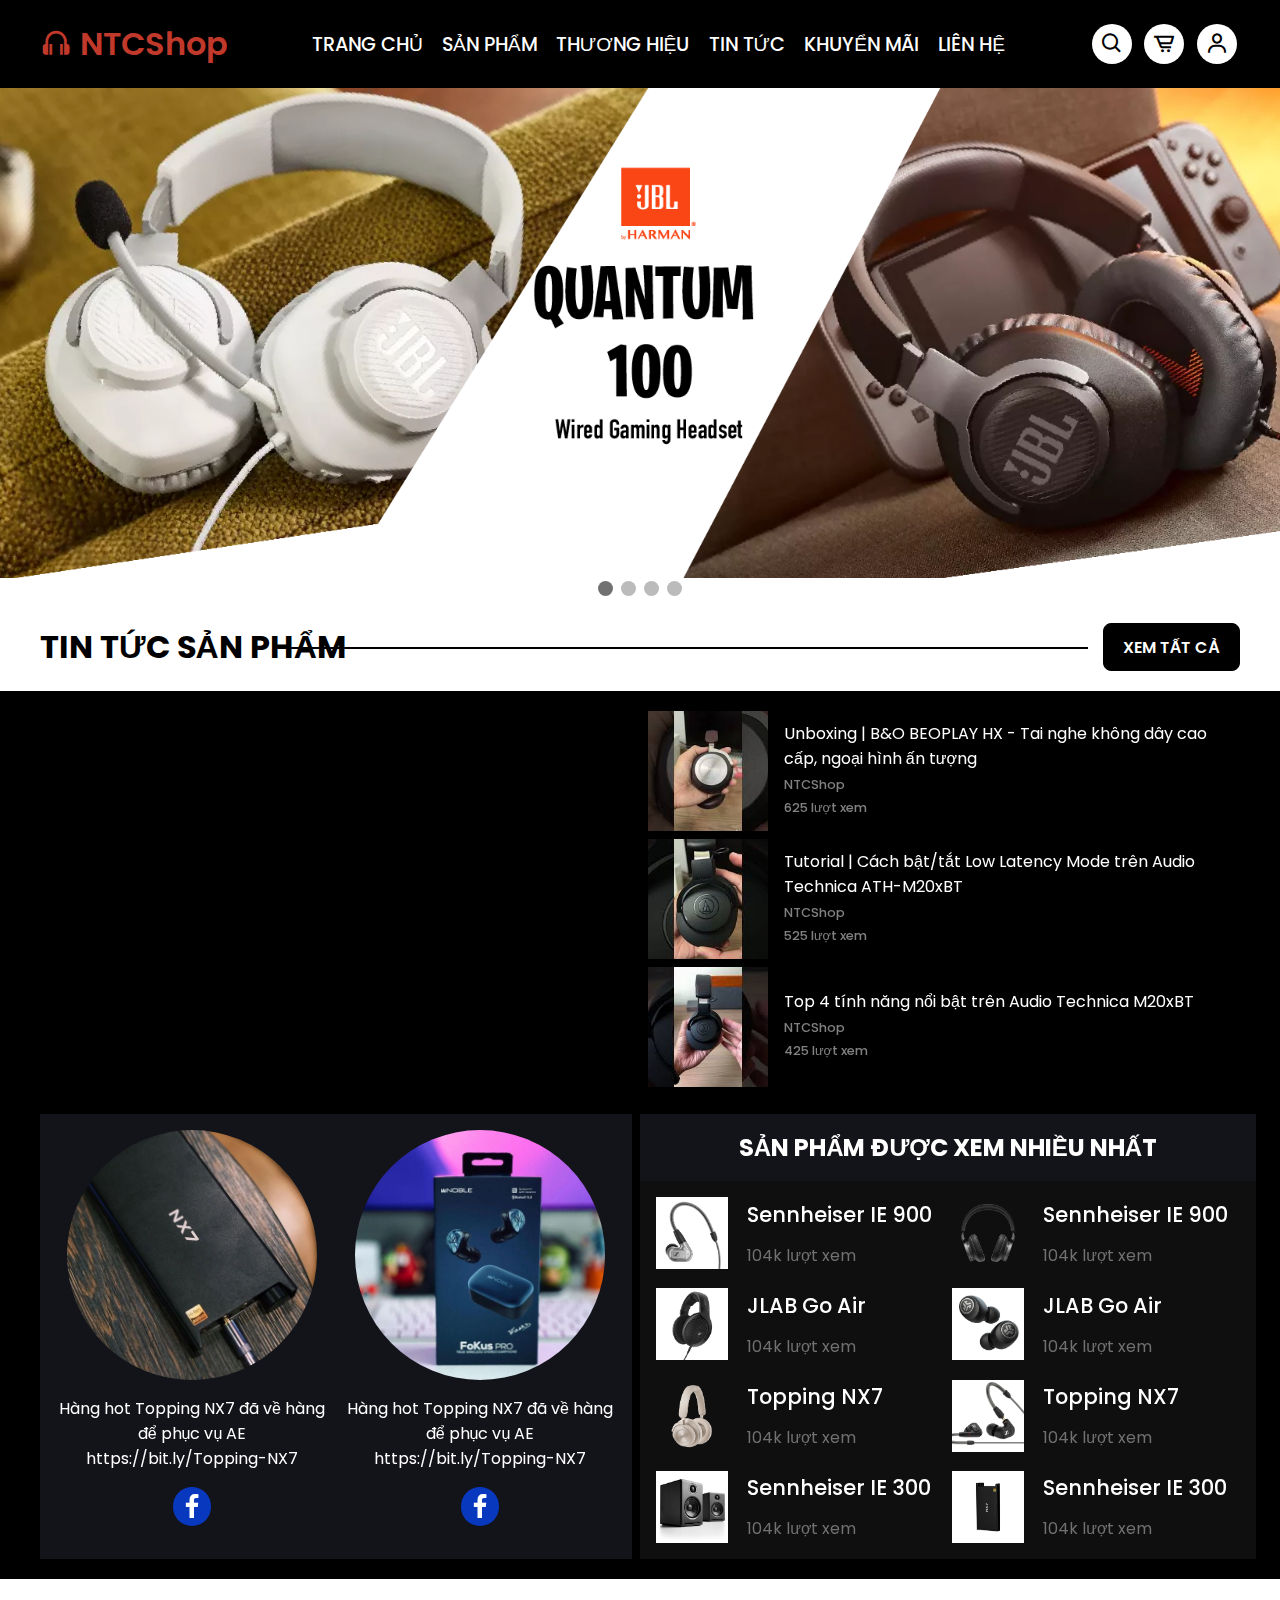
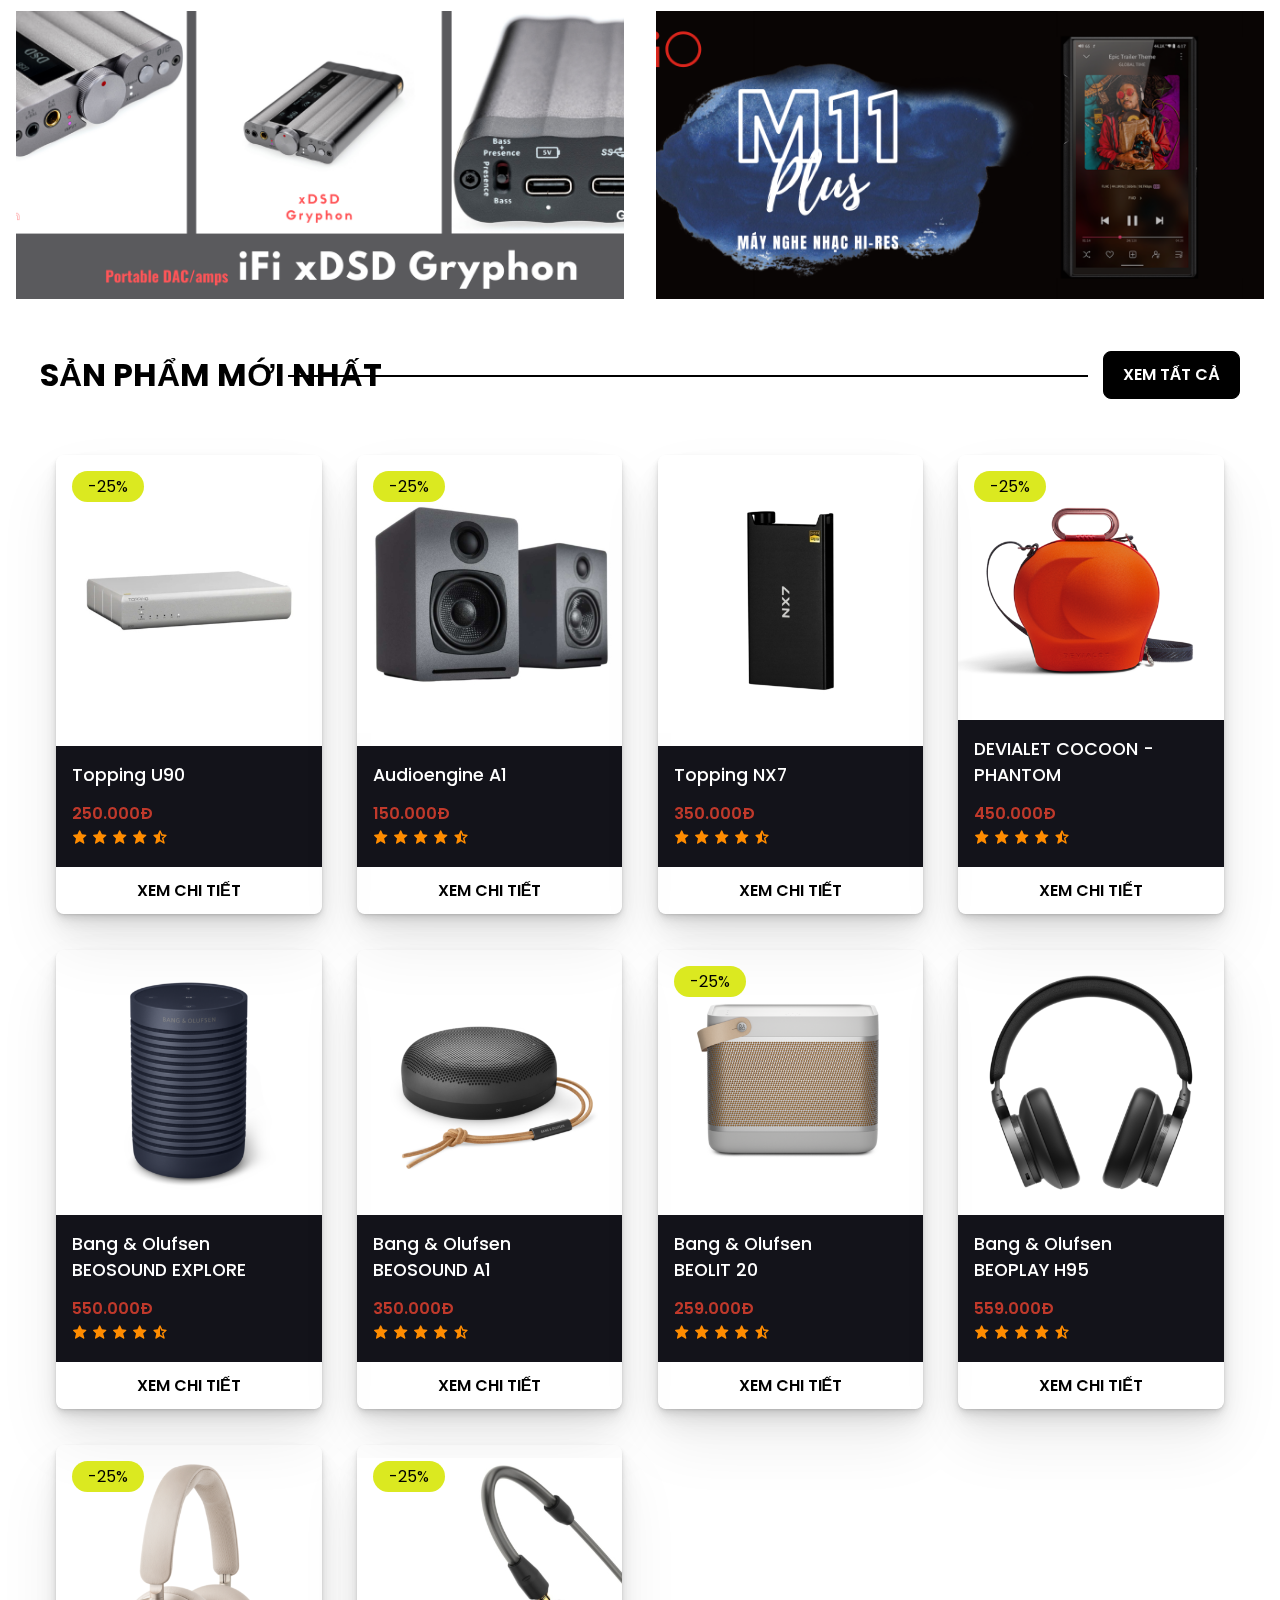
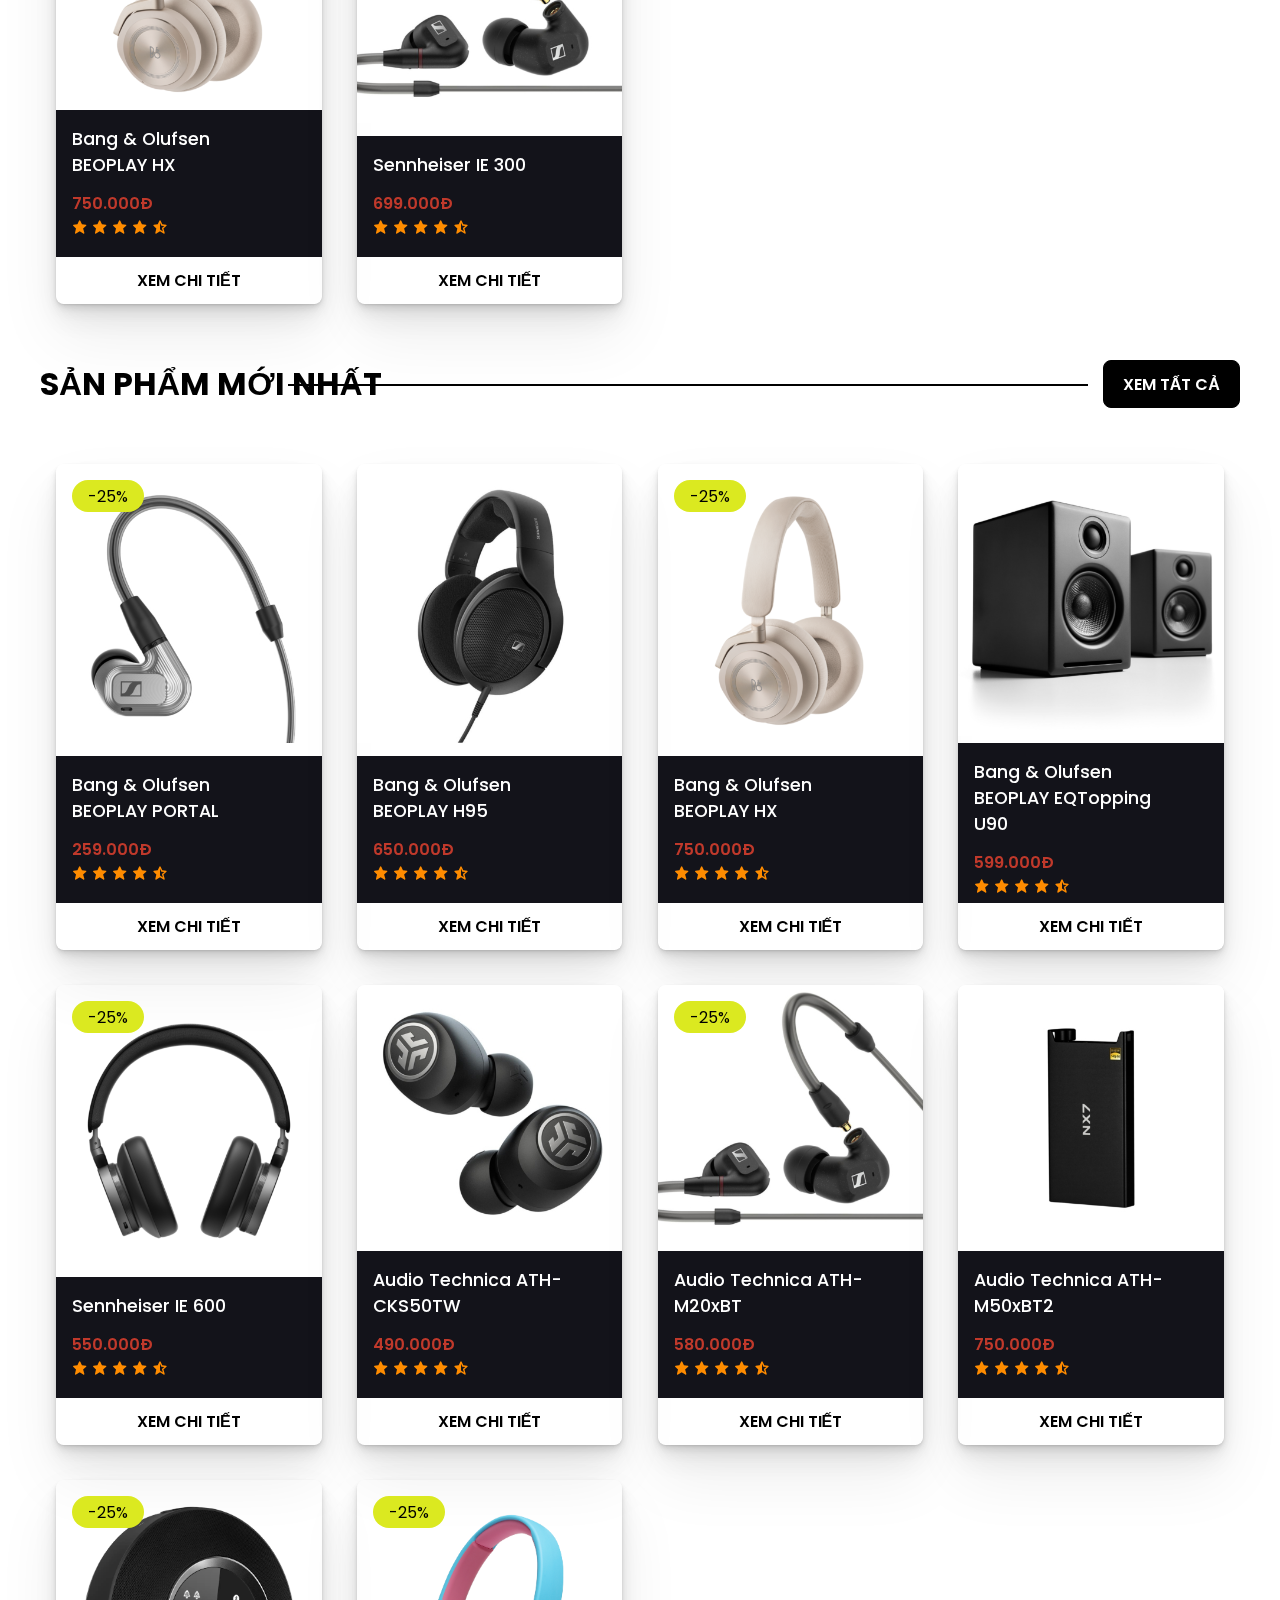
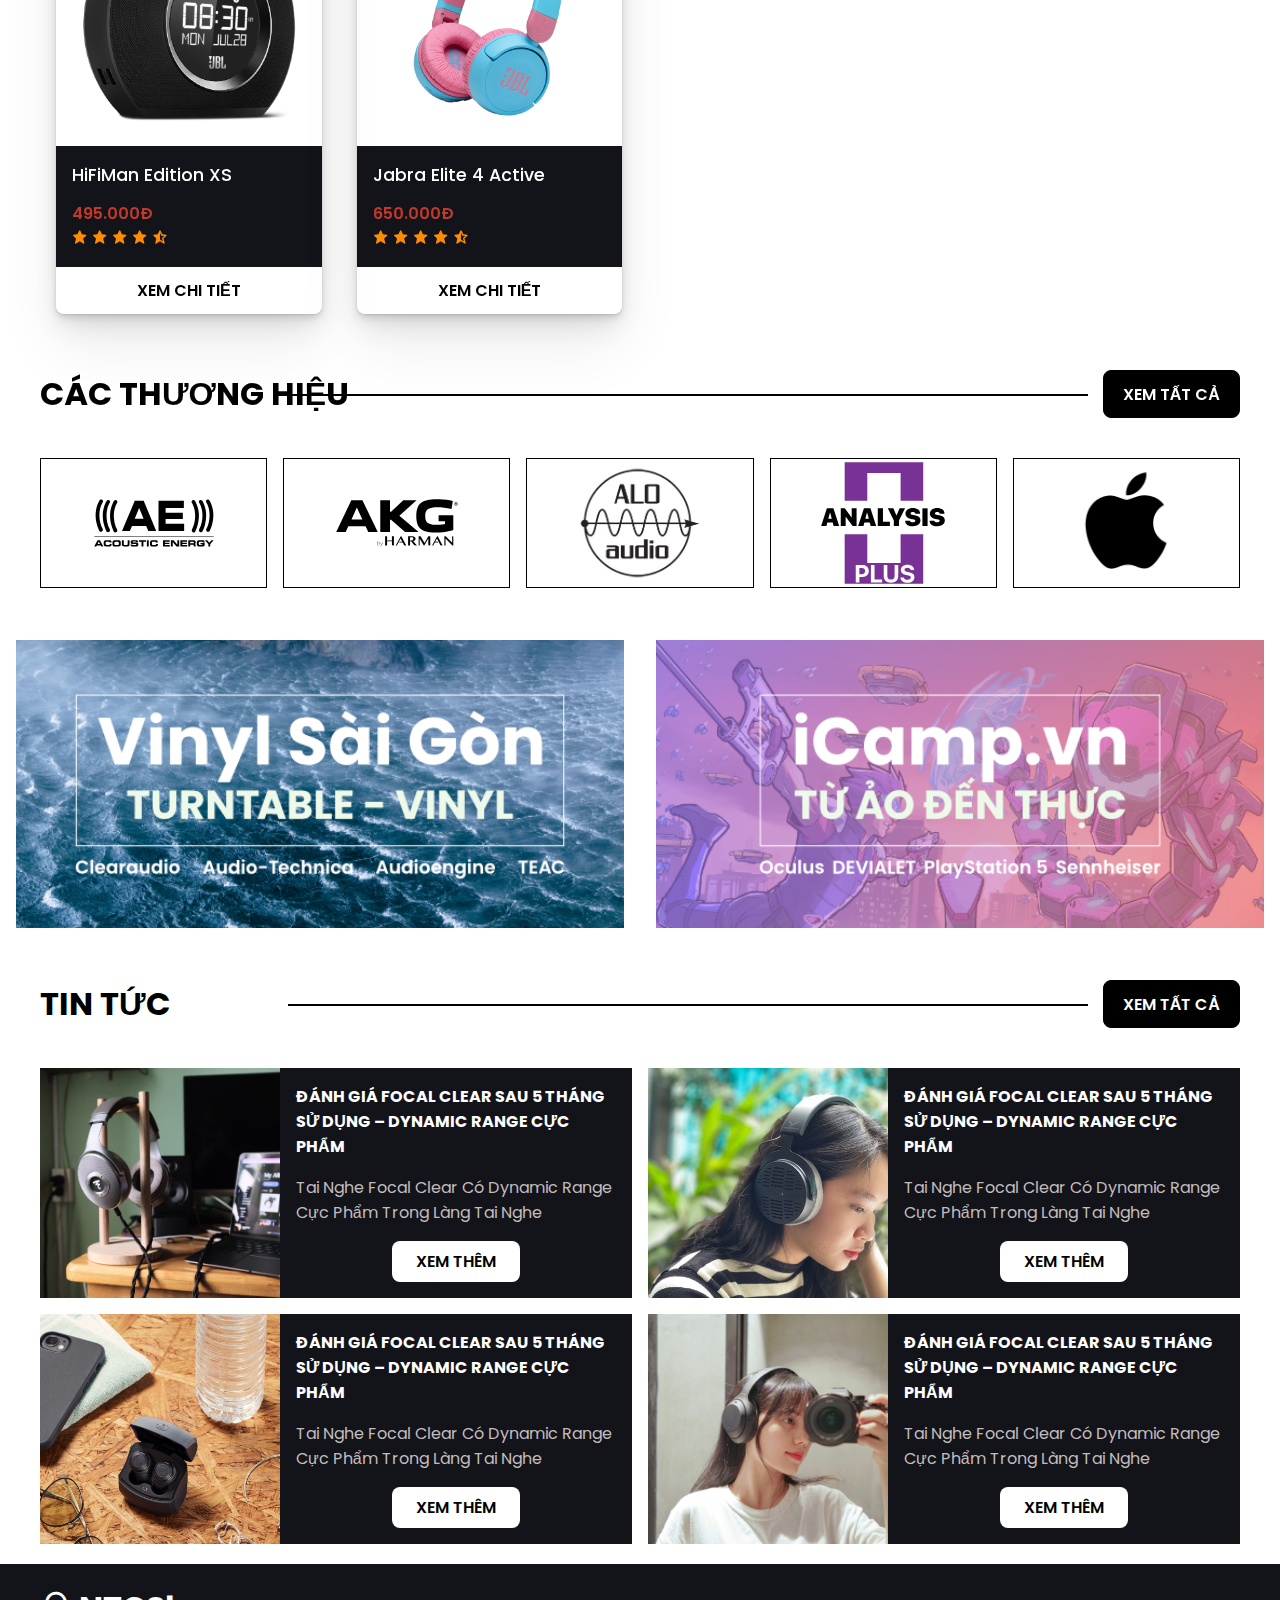
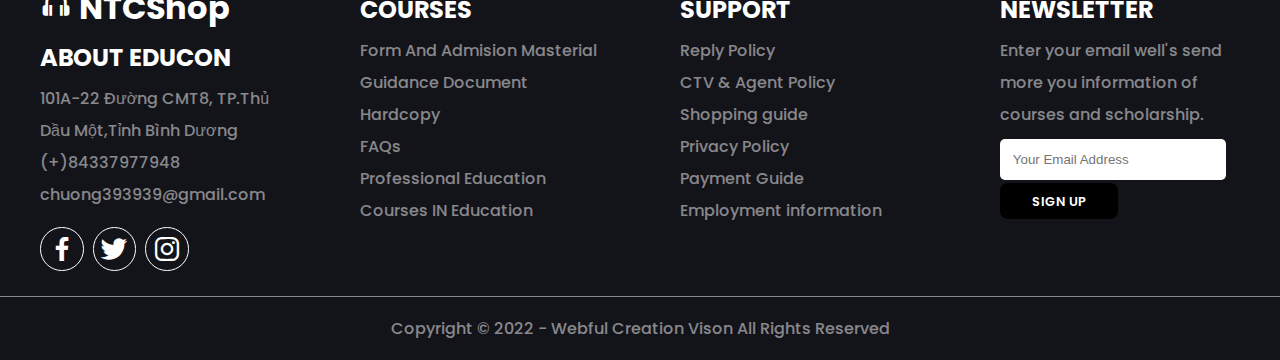
<file: index.html>
<!DOCTYPE html>
<html lang="en">
<head>
    <meta charset="UTF-8">
    <meta http-equiv="X-UA-Compatible" content="IE=edge">
    <meta name="viewport" content="width=device-width, initial-scale=1.0">
    <link rel="stylesheet" href="./css/main.css">
    <link href='https://unpkg.com/boxicons@2.1.2/css/boxicons.min.css' rel='stylesheet'>
    <link rel="stylesheet" href="https://unpkg.com/swiper@8/swiper-bundle.min.css"/>
    <title>NTCShop</title>
</head>
<body>
    <nav>
        <div class="navbar">
            <a href="#" class="navbar_logo container">
                <i class='bx bx-headphone'></i>
                <span>NTCShop</span>
            </a>
            <ul class="menu-links container">
                <li><a href="index.html">TRANG CHỦ</a></li>
                <li class="showmenu">
                    <a href="sanpham.html">SẢN PHẨM</a>
                    <ul class="menu-links-items">
                        <li><a href="hp.html">HEADPHONE</a></li>
                        <li><a href="#">DAC/AMP</a></li>
                        <li><a href="#">DAP</a></li>
                        <li><a href="#">SPEAKER</a></li>
                        <li><a href="#">PHỤ KIỆN</a></li>
                    </ul>
                </li>
                <li><a href="thuonghieu.html">THƯƠNG HIỆU</a></li>
                <li><a href="tintuc.html">TIN TỨC</a></li>
                <li><a href="khuyenmai.html">KHUYỂN MÃI</a></li>
                <li><a href="lienhe.html">LIÊN HỆ</a></li>
            </ul>
            <div class="navbar_icon container">
                <i class='bx bx-search' id="search-icon"></i>
                <i class='bx bx-cart-alt' id="cart-icon" ></i>
                <i class='bx bx-user' id="user-icon"></i>
            </div>
            <input type="search" class="navbar_search"  placeholder="search here...">
            <div class="navbar_cart">
                <div class="cart-box">
                    <img src="./img/collec1.png" alt="">
                    <div class="content">
                        <h3>Headphone & Earbuds</h3>
                        <p><span>$219</span>$199</p>
                    </div>
                    <div class="cart-icon">
                        <i class='bx bx-x'></i>
                    </div>
                </div>

                <div class="cart-box">
                    <img src="./img/best1.jpg" alt="">
                    <div class="content">
                        <h3>Headphone & Earbuds</h3>
                        <p><span>$219</span>$199</p>
                    </div>
                    <div class="cart-icon">
                        <i class='bx bx-x'></i>
                    </div>
                </div>

                <div class="cart-box">
                    <img src="./img/collec2.png" alt="">
                    <div class="content">
                        <h3>Headphone & Earbuds</h3>
                        <p><span>$219</span>$199</p>
                    </div>
                    <div class="cart-icon">
                        <i class='bx bx-x'></i>
                    </div>
                </div>

                <div class="cart-box">
                    <img src="./img/collec3.png" alt="">
                    <div class="content">
                        <h3>Headphone & Earbuds</h3>
                        <p><span>$219</span>$199</p>
                    </div>
                    <div class="cart-icon">
                        <i class='bx bx-x'></i>
                    </div>
                </div>
                <a href="#" class="cart-btn btn">BUY NOW</a>
            </div>
            <div class="navbar_user">
                <h1>Đăng Nhập</h1>
                <div class="form">
                    <label>Email or Phone</label>
                    <input type="text">
                    <label>Password</label>
                    <input type="password">
                </div>
                <a href="#" class="user_btn btn">Đăng Nhập</a>
            </div>
        </div>
    </nav>
<!-- -----------slider--------- -->
    <div class="slideshow-container">

        <div class="mySlides fade">
            <img src="./img/slider1.png" style="width:100%">
        </div>
        
        <div class="mySlides fade">
            <img src="./img/slider2.png" style="width:100%">
        </div>
        
        <div class="mySlides fade">
            <img src="./img/silder3.png" style="width:100%">
        </div>

        <div class="mySlides fade">
            <img src="./img/slider4.png" style="width:100%">
        </div>
        
    </div>
        
    <div style="text-align:center">
        <span class="dot"></span> 
        <span class="dot"></span> 
        <span class="dot"></span> 
        <span class="dot"></span>
        
    </div>
    <!-- ------------tin tuc san pham------------ -->
    <section>
        <div class="heading container">
            <h1>TIN TỨC SẢN PHẨM</h1>
            <a href="tintuc.html" class="btn">XEM TẤT CẢ</a>
        </div>
        <div class="news container">
            <div class="new_dip">
                <iframe width="600" height="380" src="https://www.youtube.com/embed/QAaWbIRjH7I" title="YouTube video player" frameborder="0" allow="accelerometer; autoplay; clipboard-write; encrypted-media; gyroscope; picture-in-picture" allowfullscreen></iframe>
            </div>
            <div class="new_container">
                <div class="new_container-box">
                    <img src="./img/new1.jpg" alt="">
                    <div class="new_container-content">
                        <a href="#">Unboxing | B&O BEOPLAY HX - Tai nghe không dây cao cấp, ngoại hình ấn tượng</a>
                        <p>NTCShop</p>
                        <p>625 lượt xem</p>
                    </div>

                </div><div class="new_container-box">
                    <img src="./img/new2.jpg" alt="">
                    <div class="new_container-content">
                        <a href="#">Tutorial | Cách bật/tắt Low Latency Mode trên Audio Technica ATH-M20xBT</a>
                        <p>NTCShop</p>
                        <p>525 lượt xem</p>
                    </div>
                </div>

                <div class="new_container-box">
                    <img src="./img/new3.jpg" alt="">
                    <div class="new_container-content">
                        <a href="#">Top 4 tính năng nổi bật trên Audio Technica M20xBT</a>
                        <p>NTCShop</p>
                        <p>425 lượt xem</p>
                    </div>
                </div>

            </div>

            <div class="new_links">
                <div class="box">
                    <img src="./img/new-box1.jpg" alt="">
                    <p>Hàng hot Topping NX7 đã về hàng để phục vụ AE https://bit.ly/Topping-NX7</p>
                    <i class="bx bxl-facebook"></i>
                </div>
                <div class="box">
                    <img src="./img/new-box2.jpg" alt="">
                    <p>Hàng hot Topping NX7 đã về hàng để phục vụ AE https://bit.ly/Topping-NX7</p>
                    <i class="bx bxl-facebook"></i>
                </div>
            </div>
            <div class="new_content">
                <h1>SẢN PHẨM ĐƯỢC XEM NHIỀU NHẤT</h1>
                <div class="new-box">
                    <!-- ------------newbox1------------ -->
                    <div class="new-box-items">
                        <!-- --------box1------------ -->
                        <div class="new-box-item">
                            <img src="./img/nb1.jpg" alt="">
                            <div class="new-box-content">
                                <a href="#" >Sennheiser IE 900</a>
                                <p>104k lượt xem </p>
                            </div>
                        </div>
                        <!-- -------box2------- -->
                        <div class="new-box-item">
                            <img src="./img/nb2.jpg" alt="">
                            <div class="new-box-content">
                                <a href="#" >JLAB Go Air</a>
                                <p>104k lượt xem </p>
                            </div>
                        </div>
                        <!-- -------box3------- -->
                        <div class="new-box-item">
                            <img src="./img/nb3.png" alt="">
                            <div class="new-box-content">
                                <a href="#" >Topping NX7 </a>
                                <p>104k lượt xem </p>
                            </div>
                        </div>
                        <!-- -------box4------- -->
                        <div class="new-box-item">
                            <img src="./img/nb4.png" alt="">
                            <div class="new-box-content">
                                <a href="#" >Sennheiser IE 300 </a>
                                <p>104k lượt xem </p>
                            </div>
                        </div>
                    </div>
                    <!-- -----------newbox2----------- -->
                    <div class="new-box-items">
                        <!-- ----------box5-------- -->
                        <div class="new-box-item">
                            <img src="./img/nb5.png" alt="">
                            <div class="new-box-content">
                                <a href="#" >Sennheiser IE 900</a>
                                <p>104k lượt xem </p>
                            </div>
                        </div>
                        <!-- -------box6------- -->
                        <div class="new-box-item">
                            <img src="./img/nb6.jpg" alt="">
                            <div class="new-box-content">
                                <a href="#" >JLAB Go Air</a>
                                <p>104k lượt xem </p>
                            </div>
                        </div>
                        <!-- -------box7------- -->
                        <div class="new-box-item">
                            <img src="./img/nb7.jpg" alt="">
                            <div class="new-box-content">
                                <a href="#" >Topping NX7 </a>
                                <p>104k lượt xem </p>
                            </div>
                        </div>
                        <!-- -------box8------- -->
                        <div class="new-box-item">
                            <img src="./img/nb8.jpg" alt="">
                            <div class="new-box-content">
                                <a href="#" >Sennheiser IE 300 </a>
                                <p>104k lượt xem </p>
                            </div>
                        </div>
                    </div>
                </div>
            </div>
        </div>
    </section>

    <!-- --------------images----------- -->
    <div class="img_links">
        <a href="#">
            <img  src="./img/m11.png" alt="">
        </a>
        <a href="#">
            <img src="./img/m12.png" alt="">
        </a>

    </div>

<!-- ------------------sản phẩm mới------------ -->
    <section>
        <div class="heading container">
            <h1>SẢN PHẨM MỚI NHẤT</h1>
            <a href="sanpham.html" class="btn">XEM TẤT CẢ</a>
        </div>
        <div class="box_container grid container">
            <!-- --------box1------------ -->
            <div class="box">
                <div class="box_promotion">
                    <span>-25%</span>
                </div>
                <div class="box_icon">
                    <i href="#" class='bx bxs-cart-alt' ></i>
                    <i href="#" class='bx bxs-heart' ></i>
                </div>
                <div class="box_img">
                    <img src="./img/mn1.jpg" alt="">
                </div>
                <div class="box_content">
                    <p>Topping U90</p>
                    <span>250.000Đ</span>
                    <div class="box_content-icon">
                        <i class='bx bxs-star'></i>
                        <i class='bx bxs-star'></i>
                        <i class='bx bxs-star'></i>
                        <i class='bx bxs-star'></i>
                        <i class='bx bxs-star-half'></i>
                    </div>
                </div>
                <div class="box_btn">
                    <a href="detailproduct.html" class="btn">xem chi tiết</a>
                </div>
            </div>
             <!-- --------box2------------ -->
             <div class="box">
                <div class="box_promotion">
                    <span>-25%</span>
                </div>
                <div class="box_icon">
                    <i href="#" class='bx bxs-cart-alt' ></i>
                    <i href="#" class='bx bxs-heart' ></i>
                </div>
                <div class="box_img">
                    <img src="./img/mn2.jpg" alt="">
                </div>
                <div class="box_content">
                    <p>Audioengine A1</p>
                    <span>150.000Đ</span>
                    <div class="box_content-icon">
                        <i class='bx bxs-star'></i>
                        <i class='bx bxs-star'></i>
                        <i class='bx bxs-star'></i>
                        <i class='bx bxs-star'></i>
                        <i class='bx bxs-star-half'></i>
                    </div>
                </div>
                <div class="box_btn">
                    <a href="detailproduct.html" class="btn">xem chi tiết</a>
                </div>
            </div>
             <!-- --------box3------------ -->
             <div class="box">
                <div class="box_icon">
                    <i href="#" class='bx bxs-cart-alt' ></i>
                    <i href="#" class='bx bxs-heart' ></i>
                </div>
                <div class="box_img">
                    <img src="./img/mn3.jpg" alt="">
                </div>
                <div class="box_content">
                    <p>Topping NX7</p>
                    <span>350.000Đ</span>
                    <div class="box_content-icon">
                        <i class='bx bxs-star'></i>
                        <i class='bx bxs-star'></i>
                        <i class='bx bxs-star'></i>
                        <i class='bx bxs-star'></i>
                        <i class='bx bxs-star-half'></i>
                    </div>
                </div>
                <div class="box_btn">
                    <a href="detailproduct.html" class="btn">xem chi tiết</a>
                </div>
            </div>
             <!-- --------box4------------ -->
             <div class="box">
                <div class="box_promotion">
                    <span>-25%</span>
                </div>
                <div class="box_icon">
                    <i href="#" class='bx bxs-cart-alt' ></i>
                    <i href="#" class='bx bxs-heart' ></i>
                </div>
                <div class="box_img">
                    <img src="./img/mn4.png" alt="">
                </div>
                <div class="box_content">
                    <p>DEVIALET COCOON - PHANTOM</p>
                    <span>450.000Đ</span>
                    <div class="box_content-icon">
                        <i class='bx bxs-star'></i>
                        <i class='bx bxs-star'></i>
                        <i class='bx bxs-star'></i>
                        <i class='bx bxs-star'></i>
                        <i class='bx bxs-star-half'></i>
                    </div>
                </div>
                <div class="box_btn">
                    <a href="detailproduct.html" class="btn">xem chi tiết</a>
                </div>
            </div>
             <!-- --------box5------------ -->
             <div class="box">
                <div class="box_icon">
                    <i href="#" class='bx bxs-cart-alt' ></i>
                    <i href="#" class='bx bxs-heart' ></i>
                </div>
                <div class="box_img">
                    <img src="./img/mn5.png" alt="">
                </div>
                <div class="box_content">
                    <p>Bang & Olufsen BEOSOUND EXPLORE</p>
                    <span>550.000Đ</span>
                    <div class="box_content-icon">
                        <i class='bx bxs-star'></i>
                        <i class='bx bxs-star'></i>
                        <i class='bx bxs-star'></i>
                        <i class='bx bxs-star'></i>
                        <i class='bx bxs-star-half'></i>
                    </div>
                </div>
                <div class="box_btn">
                    <a href="detailproduct.html" class="btn">xem chi tiết</a>
                </div>
            </div>
             <!-- --------box6------------ -->
             <div class="box">
                <div class="box_icon">
                    <i href="#" class='bx bxs-cart-alt' ></i>
                    <i href="#" class='bx bxs-heart' ></i>
                </div>
                <div class="box_img">
                    <img src="./img/mn6.png" alt="">
                </div>
                <div class="box_content">
                    <p>Bang & Olufsen BEOSOUND A1</p>
                    <span>350.000Đ</span>
                    <div class="box_content-icon">
                        <i class='bx bxs-star'></i>
                        <i class='bx bxs-star'></i>
                        <i class='bx bxs-star'></i>
                        <i class='bx bxs-star'></i>
                        <i class='bx bxs-star-half'></i>
                    </div>
                </div>
                <div class="box_btn">
                    <a href="detailproduct.html" class="btn">xem chi tiết</a>
                </div>
            </div>
             <!-- --------box7------------ -->
             <div class="box">
                <div class="box_promotion">
                    <span>-25%</span>
                </div>
                <div class="box_icon">
                    <i href="#" class='bx bxs-cart-alt' ></i>
                    <i href="#" class='bx bxs-heart' ></i>
                </div>
                <div class="box_img">
                    <img src="./img/mn7.png" alt="">
                </div>
                <div class="box_content">
                    <p>Bang & Olufsen BEOLIT 20</p>
                    <span>259.000Đ</span>
                    <div class="box_content-icon">
                        <i class='bx bxs-star'></i>
                        <i class='bx bxs-star'></i>
                        <i class='bx bxs-star'></i>
                        <i class='bx bxs-star'></i>
                        <i class='bx bxs-star-half'></i>
                    </div>
                </div>
                <div class="box_btn">
                    <a href="detailproduct.html" class="btn">xem chi tiết</a>
                </div>
            </div>
             <!-- --------box8------------ -->
             <div class="box">
                <div class="box_icon">
                    <i href="#" class='bx bxs-cart-alt' ></i>
                    <i href="#" class='bx bxs-heart' ></i>
                </div>
                <div class="box_img">
                    <img src="./img/mn8.png" alt="">
                </div>
                <div class="box_content">
                    <p>Bang & Olufsen BEOPLAY H95</p>
                    <span>559.000Đ</span>
                    <div class="box_content-icon">
                        <i class='bx bxs-star'></i>
                        <i class='bx bxs-star'></i>
                        <i class='bx bxs-star'></i>
                        <i class='bx bxs-star'></i>
                        <i class='bx bxs-star-half'></i>
                    </div>
                </div>
                <div class="box_btn">
                    <a href="detailproduct.html" class="btn">xem chi tiết</a>
                </div>
            </div>
             <!-- --------box9------------ -->
             <div class="box">
                <div class="box_promotion">
                    <span>-25%</span>
                </div>
                <div class="box_icon">
                    <i href="#" class='bx bxs-cart-alt' ></i>
                    <i href="#" class='bx bxs-heart' ></i>
                </div>
                <div class="box_img">
                    <img src="./img/mn9.png" alt="">
                </div>
                <div class="box_content">
                    <p>Bang & Olufsen BEOPLAY HX</p>
                    <span>750.000Đ</span>
                    <div class="box_content-icon">
                        <i class='bx bxs-star'></i>
                        <i class='bx bxs-star'></i>
                        <i class='bx bxs-star'></i>
                        <i class='bx bxs-star'></i>
                        <i class='bx bxs-star-half'></i>
                    </div>
                </div>
                <div class="box_btn">
                    <a href="detailproduct.html" class="btn">xem chi tiết</a>
                </div>
            </div>
             <!-- --------box10------------ -->
             <div class="box">
                <div class="box_promotion">
                    <span>-25%</span>
                </div>
                <div class="box_icon">
                    <i href="#" class='bx bxs-cart-alt' ></i>
                    <i href="#" class='bx bxs-heart' ></i>
                </div>
                <div class="box_img">
                    <img src="./img/nb7.jpg" alt="">
                </div>
                <div class="box_content">
                    <p>Sennheiser IE 300</p>
                    <span>699.000Đ</span>
                    <div class="box_content-icon">
                        <i class='bx bxs-star'></i>
                        <i class='bx bxs-star'></i>
                        <i class='bx bxs-star'></i>
                        <i class='bx bxs-star'></i>
                        <i class='bx bxs-star-half'></i>
                    </div>
                </div>
                <div class="box_btn">
                    <a href="detailproduct.html" class="btn">xem chi tiết</a>
                </div>
            </div>
        </div>
    </section>
<!-- -----------------------sản phẩm nổi bật------------ -->
    <section>
        <div class="heading container">
            <h1>SẢN PHẨM MỚI NHẤT</h1>
            <a href="sanpham.html" class="btn">XEM TẤT CẢ</a>
        </div>
        <div class="box_container grid container">
            <!-- --------box1------------ -->
            <div class="box">
                <div class="box_promotion">
                    <span>-25%</span>
                </div>
                <div class="box_icon">
                    <i href="#" class='bx bxs-cart-alt' ></i>
                    <i href="#" class='bx bxs-heart' ></i>
                </div>
                <div class="box_img">
                    <img src="./img/nb1.jpg" alt="">
                </div>
                <div class="box_content">
                    <p>Bang & Olufsen BEOPLAY PORTAL</p>
                    <span>259.000Đ</span>
                    <div class="box_content-icon">
                        <i class='bx bxs-star'></i>
                        <i class='bx bxs-star'></i>
                        <i class='bx bxs-star'></i>
                        <i class='bx bxs-star'></i>
                        <i class='bx bxs-star-half'></i>
                    </div>
                </div>
                <div class="box_btn">
                    <a href="detailproduct.html" class="btn">xem chi tiết</a>
                </div>
            </div>
            <!-- --------box2------------ -->
            <div class="box">
                <div class="box_icon">
                    <i href="#" class='bx bxs-cart-alt' ></i>
                    <i href="#" class='bx bxs-heart' ></i>
                </div>
                <div class="box_img">
                    <img src="./img/nb2.jpg" alt="">
                </div>
                <div class="box_content">
                    <p>Bang & Olufsen BEOPLAY H95</p>
                    <span>650.000Đ</span>
                    <div class="box_content-icon">
                        <i class='bx bxs-star'></i>
                        <i class='bx bxs-star'></i>
                        <i class='bx bxs-star'></i>
                        <i class='bx bxs-star'></i>
                        <i class='bx bxs-star-half'></i>
                    </div>
                </div>
                <div class="box_btn">
                    <a href="detailproduct.html" class="btn">xem chi tiết</a>
                </div>
            </div>
            <!-- --------box3------------ -->
            <div class="box">
                <div class="box_promotion">
                    <span>-25%</span>
                </div>
                <div class="box_icon">
                    <i href="#" class='bx bxs-cart-alt' ></i>
                    <i href="#" class='bx bxs-heart' ></i>
                </div>
                <div class="box_img">
                    <img src="./img/nb3.png" alt="">
                </div>
                <div class="box_content">
                    <p>Bang & Olufsen BEOPLAY HX</p>
                    <span>750.000Đ</span>
                    <div class="box_content-icon">
                        <i class='bx bxs-star'></i>
                        <i class='bx bxs-star'></i>
                        <i class='bx bxs-star'></i>
                        <i class='bx bxs-star'></i>
                        <i class='bx bxs-star-half'></i>
                    </div>
                </div>
                <div class="box_btn">
                    <a href="detailproduct.html" class="btn">xem chi tiết</a>
                </div>
            </div>
            <!-- --------box4------------ -->
            <div class="box">
                <div class="box_icon">
                    <i href="#" class='bx bxs-cart-alt' ></i>
                    <i href="#" class='bx bxs-heart' ></i>
                </div>
                <div class="box_img">
                    <img src="./img/nb4.png" alt="">
                </div>
                <div class="box_content">
                    <p>Bang & Olufsen BEOPLAY EQTopping U90</p>
                    <span>599.000Đ</span>
                    <div class="box_content-icon">
                        <i class='bx bxs-star'></i>
                        <i class='bx bxs-star'></i>
                        <i class='bx bxs-star'></i>
                        <i class='bx bxs-star'></i>
                        <i class='bx bxs-star-half'></i>
                    </div>
                </div>
                <div class="box_btn">
                    <a href="detailproduct.html" class="btn">xem chi tiết</a>
                </div>
            </div>
            <!-- --------box1------------ -->
            <div class="box">
                <div class="box_promotion">
                    <span>-25%</span>
                </div>
                <div class="box_icon">
                    <i href="#" class='bx bxs-cart-alt' ></i>
                    <i href="#" class='bx bxs-heart' ></i>
                </div>
                <div class="box_img">
                    <img src="./img/nb5.png" alt="">
                </div>
                <div class="box_content">
                    <p>Sennheiser IE 600</p>
                    <span>550.000Đ</span>
                    <div class="box_content-icon">
                        <i class='bx bxs-star'></i>
                        <i class='bx bxs-star'></i>
                        <i class='bx bxs-star'></i>
                        <i class='bx bxs-star'></i>
                        <i class='bx bxs-star-half'></i>
                    </div>
                </div>
                <div class="box_btn">
                    <a href="detailproduct.html" class="btn">xem chi tiết</a>
                </div>
            </div>
            <!-- --------box1------------ -->
            <div class="box">
                <div class="box_icon">
                    <i href="#" class='bx bxs-cart-alt' ></i>
                    <i href="#" class='bx bxs-heart' ></i>
                </div>
                <div class="box_img">
                    <img src="./img/nb6.jpg" alt="">
                </div>
                <div class="box_content">
                    <p>Audio Technica ATH-CKS50TW</p>
                    <span>490.000Đ</span>
                    <div class="box_content-icon">
                        <i class='bx bxs-star'></i>
                        <i class='bx bxs-star'></i>
                        <i class='bx bxs-star'></i>
                        <i class='bx bxs-star'></i>
                        <i class='bx bxs-star-half'></i>
                    </div>
                </div>
                <div class="box_btn">
                    <a href="detailproduct.html" class="btn">xem chi tiết</a>
                </div>
            </div>
            <!-- --------box1------------ -->
            <div class="box">
                <div class="box_promotion">
                    <span>-25%</span>
                </div>
                <div class="box_icon">
                    <i href="#" class='bx bxs-cart-alt' ></i>
                    <i href="#" class='bx bxs-heart' ></i>
                </div>
                <div class="box_img">
                    <img src="./img/nb7.jpg" alt="">
                </div>
                <div class="box_content">
                    <p>Audio Technica ATH-M20xBT</p>
                    <span>580.000Đ</span>
                    <div class="box_content-icon">
                        <i class='bx bxs-star'></i>
                        <i class='bx bxs-star'></i>
                        <i class='bx bxs-star'></i>
                        <i class='bx bxs-star'></i>
                        <i class='bx bxs-star-half'></i>
                    </div>
                </div>
                <div class="box_btn">
                    <a href="detailproduct.html" class="btn">xem chi tiết</a>
                </div>
            </div>
            <!-- --------box1------------ -->
            <div class="box">
                <div class="box_icon">
                    <i href="#" class='bx bxs-cart-alt' ></i>
                    <i href="#" class='bx bxs-heart' ></i>
                </div>
                <div class="box_img">
                    <img src="./img/nb8.jpg" alt="">
                </div>
                <div class="box_content">
                    <p>Audio Technica ATH-M50xBT2</p>
                    <span>750.000Đ</span>
                    <div class="box_content-icon">
                        <i class='bx bxs-star'></i>
                        <i class='bx bxs-star'></i>
                        <i class='bx bxs-star'></i>
                        <i class='bx bxs-star'></i>
                        <i class='bx bxs-star-half'></i>
                    </div>
                </div>
                <div class="box_btn">
                    <a href="detailproduct.html" class="btn">xem chi tiết</a>
                </div>
            </div>
            <!-- --------box1------------ -->
            <div class="box">
                <div class="box_promotion">
                    <span>-25%</span>
                </div>
                <div class="box_icon">
                    <i href="#" class='bx bxs-cart-alt' ></i>
                    <i href="#" class='bx bxs-heart' ></i>
                </div>
                <div class="box_img">
                    <img src="./img/collec1.png" alt="">
                </div>
                <div class="box_content">
                    <p>HiFiMan Edition XS</p>
                    <span>495.000Đ</span>
                    <div class="box_content-icon">
                        <i class='bx bxs-star'></i>
                        <i class='bx bxs-star'></i>
                        <i class='bx bxs-star'></i>
                        <i class='bx bxs-star'></i>
                        <i class='bx bxs-star-half'></i>
                    </div>
                </div>
                <div class="box_btn">
                    <a href="detailproduct.html" class="btn">xem chi tiết</a>
                </div>
            </div>
            <!-- --------box1------------ -->
            <div class="box">
                <div class="box_promotion">
                    <span>-25%</span>
                </div>
                <div class="box_icon">
                    <i href="#" class='bx bxs-cart-alt' ></i>
                    <i href="#" class='bx bxs-heart' ></i>
                </div>
                <div class="box_img">
                    <img src="./img/collec2.png" alt="">
                </div>
                <div class="box_content">
                    <p>Jabra Elite 4 Active</p>
                    <span>650.000Đ</span>
                    <div class="box_content-icon">
                        <i class='bx bxs-star'></i>
                        <i class='bx bxs-star'></i>
                        <i class='bx bxs-star'></i>
                        <i class='bx bxs-star'></i>
                        <i class='bx bxs-star-half'></i>
                    </div>
                </div>
                <div class="box_btn">
                    <a href="detailproduct.html" class="btn">xem chi tiết</a>
                </div>
            </div>
        </div>
    </section>
<!-- -------------------------thương hiệu---------------- -->
    <section>
        <div class="heading container">
            <h1>CÁC THƯƠNG HIỆU</h1>
            <a href="thuonghieu.html" class="btn">XEM TẤT CẢ</a>
        </div>
        <div class="brands container">
            <div class="brand_img">
                <img src="./img/th1.svg" alt="">
            </div>
            <div class="brand_img">
                <img src="./img/th2.svg" alt="">
            </div>
            <div class="brand_img">
                <img src="./img/th3.jpg" alt="">
            </div>
            <div class="brand_img">
                <img src="./img/th4.svg" alt="">
            </div>
            <div class="brand_img">
                <img src="./img/th5.jpg" alt="">
            </div>
        </div>

    </section>
<!-- --------------------------img2------------- -->
    <div class="img_links">
        <a href="#">
            <img src="./img/img.png" alt="">
        </a>
        <a href="#">
            <img src="./img/img1.png" alt="">
        </a>
    </div>
<!-- --------------------------Tin Tức--------------- -->
    <section>
        <div class="heading container">
            <h1>TIN TỨC</h1>
            <a href="tintuc.html" class="btn">XEM TẤT CẢ</a>
        </div>
        <div class="news_grid container">
            <div class="boxs">
                <div class="box_img">
                    <img src="./img/tt1.jpeg" alt="">
                </div>
                <div class="box_content">
                    <h1>ĐÁNH GIÁ FOCAL CLEAR SAU 5 THÁNG SỬ DỤNG – DYNAMIC RANGE CỰC PHẨM</h1>
                    <p>Tai Nghe Focal Clear Có Dynamic Range Cực Phẩm Trong Làng Tai Nghe</p>
                    <div class="box_btn">
                        <a href="#" class="btn">xem thêm</a>
                    </div>
                </div>
            </div>
            <div class="boxs">
                <div class="box_img">
                    <img src="./img/tt2.jpg" alt="">
                </div>
                <div class="box_content">
                    <h1>ĐÁNH GIÁ FOCAL CLEAR SAU 5 THÁNG SỬ DỤNG – DYNAMIC RANGE CỰC PHẨM</h1>
                    <p>Tai Nghe Focal Clear Có Dynamic Range Cực Phẩm Trong Làng Tai Nghe</p>
                    <div class="box_btn">
                        <a href="#" class="btn">xem thêm</a>
                    </div>
                </div>
            </div>
            <div class="boxs">
                <div class="box_img">
                    <img src="./img/tt3.jpg" alt="">
                </div>
                <div class="box_content">
                    <h1>ĐÁNH GIÁ FOCAL CLEAR SAU 5 THÁNG SỬ DỤNG – DYNAMIC RANGE CỰC PHẨM</h1>
                    <p>Tai Nghe Focal Clear Có Dynamic Range Cực Phẩm Trong Làng Tai Nghe</p>
                    <div class="box_btn">
                        <a href="#" class="btn">xem thêm</a>
                    </div>
                </div>
            </div>
            <div class="boxs">
                <div class="box_img">
                    <img src="./img/tt4.jpg" alt="">
                </div>
                <div class="box_content">
                    <h1>ĐÁNH GIÁ FOCAL CLEAR SAU 5 THÁNG SỬ DỤNG – DYNAMIC RANGE CỰC PHẨM</h1>
                    <p>Tai Nghe Focal Clear Có Dynamic Range Cực Phẩm Trong Làng Tai Nghe</p>
                    <div class="box_btn">
                        <a href="#" class="btn">xem thêm</a>
                    </div>
                </div>
            </div>
        </div>
    </section>
<!-- ------------------------------footer------------------- -->
    <footer>
        <div class="footer container">
            <div class="footer-box">
                <a href="#" class="footer_logo">
                    <i class='bx bx-headphone'></i>
                    <span>NTCShop</span>
                </a>
                <h3>ABOUT EDUCON</h3>
                <p>
                    101A-22 Đường CMT8, TP.Thủ Dầu Một,Tỉnh Bình Dương<br>
                    (+)84337977948<br>
                    chuong393939@gmail.com<br>
                    <div class="social">
                        <i class='bx bxl-facebook'></i>
                        <i class='bx bxl-twitter' ></i>
                        <i class='bx bxl-instagram'></i>
                    </div>
                </p>
            </div>

            <div class="footer-box">
                <h3>COURSES</h3>
                <p>
                    <a href="#">Form And Admision Masterial </a>
                    <a href="#">Guidance Document</a>
                    <a href="#">Hardcopy</a>
                    <a href="#">FAQs</a>
                    <a href="#">Professional Education</a>
                    <a href="#">Courses IN Education</a>
                </p>
            </div>

            <div class="footer-box">
                <h3>SUPPORT</h3>
                <p>
                    <a href="#">Reply Policy </a>
                    <a href="#">CTV & Agent Policy</a>
                    <a href="#">Shopping guide </a>
                    <a href="#">Privacy Policy </a>
                    <a href="#"> Payment Guide </a>
                    <a href="#">Employment information </a>
                
                </p>
            </div>

            <div class="footer-box">
                <h3>NEWSLETTER</h3>
                <p>
                    Enter your email well's send more you information of courses and scholarship.
                </p>
                <input type="email" placeholder="Your Email Address"><br>
                <a href="#" class="footer-btn btn">SIGN UP</a>
            </div>
        </div>
        <p class="footer-bottom">Copyright &copy 2022 - Webful Creation  Vison All Rights Reserved</p>
    </footer>
    <!-- --------script----------- -->
    <script src="./js/main.js"></script>
</body>
</html>
</file>
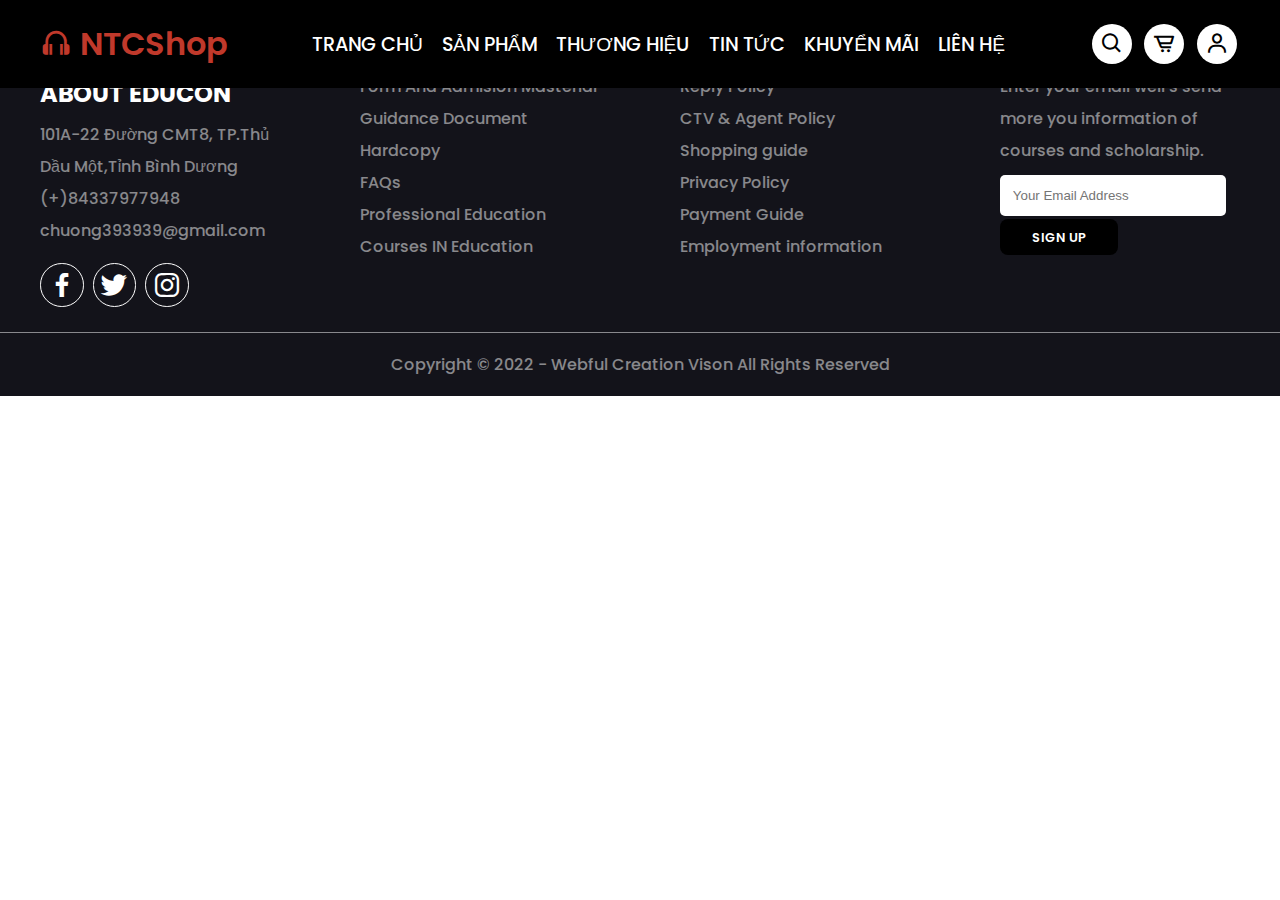
<file: detailproduct.html>
<!DOCTYPE html>
<html lang="en">
<head>
    <meta charset="UTF-8">
    <meta http-equiv="X-UA-Compatible" content="IE=edge">
    <meta name="viewport" content="width=device-width, initial-scale=1.0">
    <link rel="stylesheet" href="./css/main.css">
    <link rel="stylesheet" href="./css/detailproduct.css">
    <link href='https://unpkg.com/boxicons@2.1.2/css/boxicons.min.css' rel='stylesheet'>
    <link rel="stylesheet" href="https://unpkg.com/swiper@8/swiper-bundle.min.css"
/>
    <title>NTCShop</title>
</head>
<body>
    <nav>
        <div class="navbar">
            <a href="#" class="navbar_logo container">
                <i class='bx bx-headphone'></i>
                <span>NTCShop</span>
            </a>
            <ul class="menu-links container">
                <li><a href="index.html">TRANG CHỦ</a></li>
                <li class="showmenu">
                    <a href="sanpham.html">SẢN PHẨM</a>
                    <ul class="menu-links-items">
                        <li><a href="hp.html">HEADPHONE</a></li>
                        <li><a href="#">DAC/AMP</a></li>
                        <li><a href="#">DAP</a></li>
                        <li><a href="#">SPEAKER</a></li>
                        <li><a href="#">PHỤ KIỆN</a></li>
                    </ul>
                </li>
                <li><a href="thuonghieu.html">THƯƠNG HIỆU</a></li>
                <li><a href="tintuc.html">TIN TỨC</a></li>
                <li><a href="khuyenmai.html">KHUYỂN MÃI</a></li>
                <li><a href="lienhe.html">LIÊN HỆ</a></li>
            </ul>
            <div class="navbar_icon container">
                <i class='bx bx-search' id="search-icon"></i>
                <i class='bx bx-cart-alt' id="cart-icon" ></i>
                <i class='bx bx-user' id="user-icon"></i>
            </div>
            <input type="search" class="navbar_search"  placeholder="search here...">
            <div class="navbar_cart">
                <div class="cart-box">
                    <img src="./img/collec1.png" alt="">
                    <div class="content">
                        <h3>Headphone & Earbuds</h3>
                        <p><span>$219</span>$199</p>
                    </div>
                    <div class="cart-icon">
                        <i class='bx bx-x'></i>
                    </div>
                </div>

                <div class="cart-box">
                    <img src="./img/best1.jpg" alt="">
                    <div class="content">
                        <h3>Headphone & Earbuds</h3>
                        <p><span>$219</span>$199</p>
                    </div>
                    <div class="cart-icon">
                        <i class='bx bx-x'></i>
                    </div>
                </div>

                <div class="cart-box">
                    <img src="./img/collec2.png" alt="">
                    <div class="content">
                        <h3>Headphone & Earbuds</h3>
                        <p><span>$219</span>$199</p>
                    </div>
                    <div class="cart-icon">
                        <i class='bx bx-x'></i>
                    </div>
                </div>

                <div class="cart-box">
                    <img src="./img/collec3.png" alt="">
                    <div class="content">
                        <h3>Headphone & Earbuds</h3>
                        <p><span>$219</span>$199</p>
                    </div>
                    <div class="cart-icon">
                        <i class='bx bx-x'></i>
                    </div>
                </div>
                <a href="#" class="cart-btn btn">BUY NOW</a>
        </div>
    </nav>

<!-- ----------------content---------------- -->
   
<!-- ------------------------------footer------------------- -->
    <footer>
        <div class="footer container">
            <div class="footer-box">
                <a href="#" class="footer_logo">
                    <i class='bx bx-headphone'></i>
                    <span>NTCShop</span>
                </a>
                <h3>ABOUT EDUCON</h3>
                <p>
                    101A-22 Đường CMT8, TP.Thủ Dầu Một,Tỉnh Bình Dương<br>
                    (+)84337977948<br>
                    chuong393939@gmail.com<br>
                    <div class="social">
                        <i class='bx bxl-facebook'></i>
                        <i class='bx bxl-twitter' ></i>
                        <i class='bx bxl-instagram'></i>
                    </div>
                </p>
            </div>

            <div class="footer-box">
                <h3>COURSES</h3>
                <p>
                    <a href="#">Form And Admision Masterial </a>
                    <a href="#">Guidance Document</a>
                    <a href="#">Hardcopy</a>
                    <a href="#">FAQs</a>
                    <a href="#">Professional Education</a>
                    <a href="#">Courses IN Education</a>
                </p>
            </div>

            <div class="footer-box">
                <h3>SUPPORT</h3>
                <p>
                    <a href="#">Reply Policy </a>
                    <a href="#">CTV & Agent Policy</a>
                    <a href="#">Shopping guide </a>
                    <a href="#">Privacy Policy </a>
                    <a href="#"> Payment Guide </a>
                    <a href="#">Employment information </a>
                
                </p>
            </div>

            <div class="footer-box">
                <h3>NEWSLETTER</h3>
                <p>
                    Enter your email well's send more you information of courses and scholarship.
                </p>
                <input type="email" placeholder="Your Email Address"><br>
                <a href="#" class="footer-btn btn">SIGN UP</a>
            </div>
        </div>
        <p class="footer-bottom">Copyright &copy 2022 - Webful Creation  Vison All Rights Reserved</p>
    </footer>
   <!-- --------script----------- -->
   <script src="./js/main.js"></script>
</body>
</html>
</file>
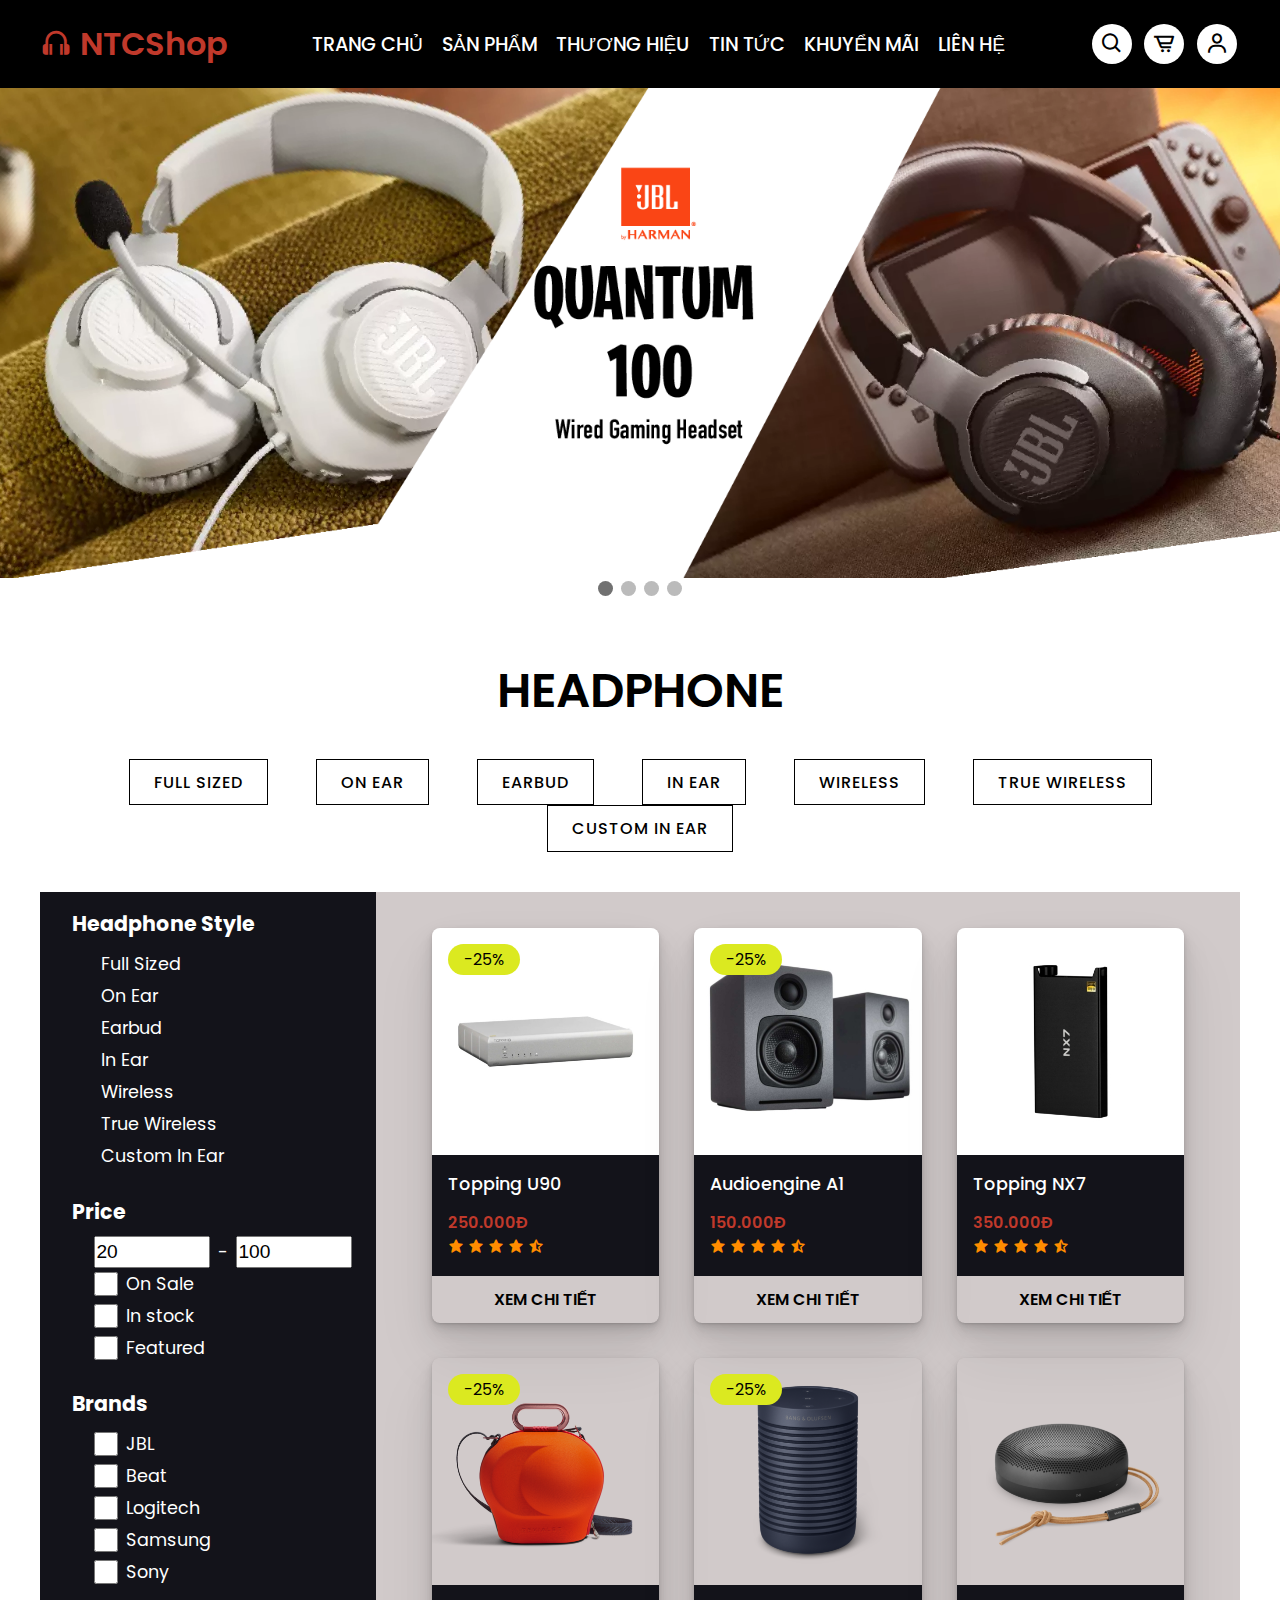
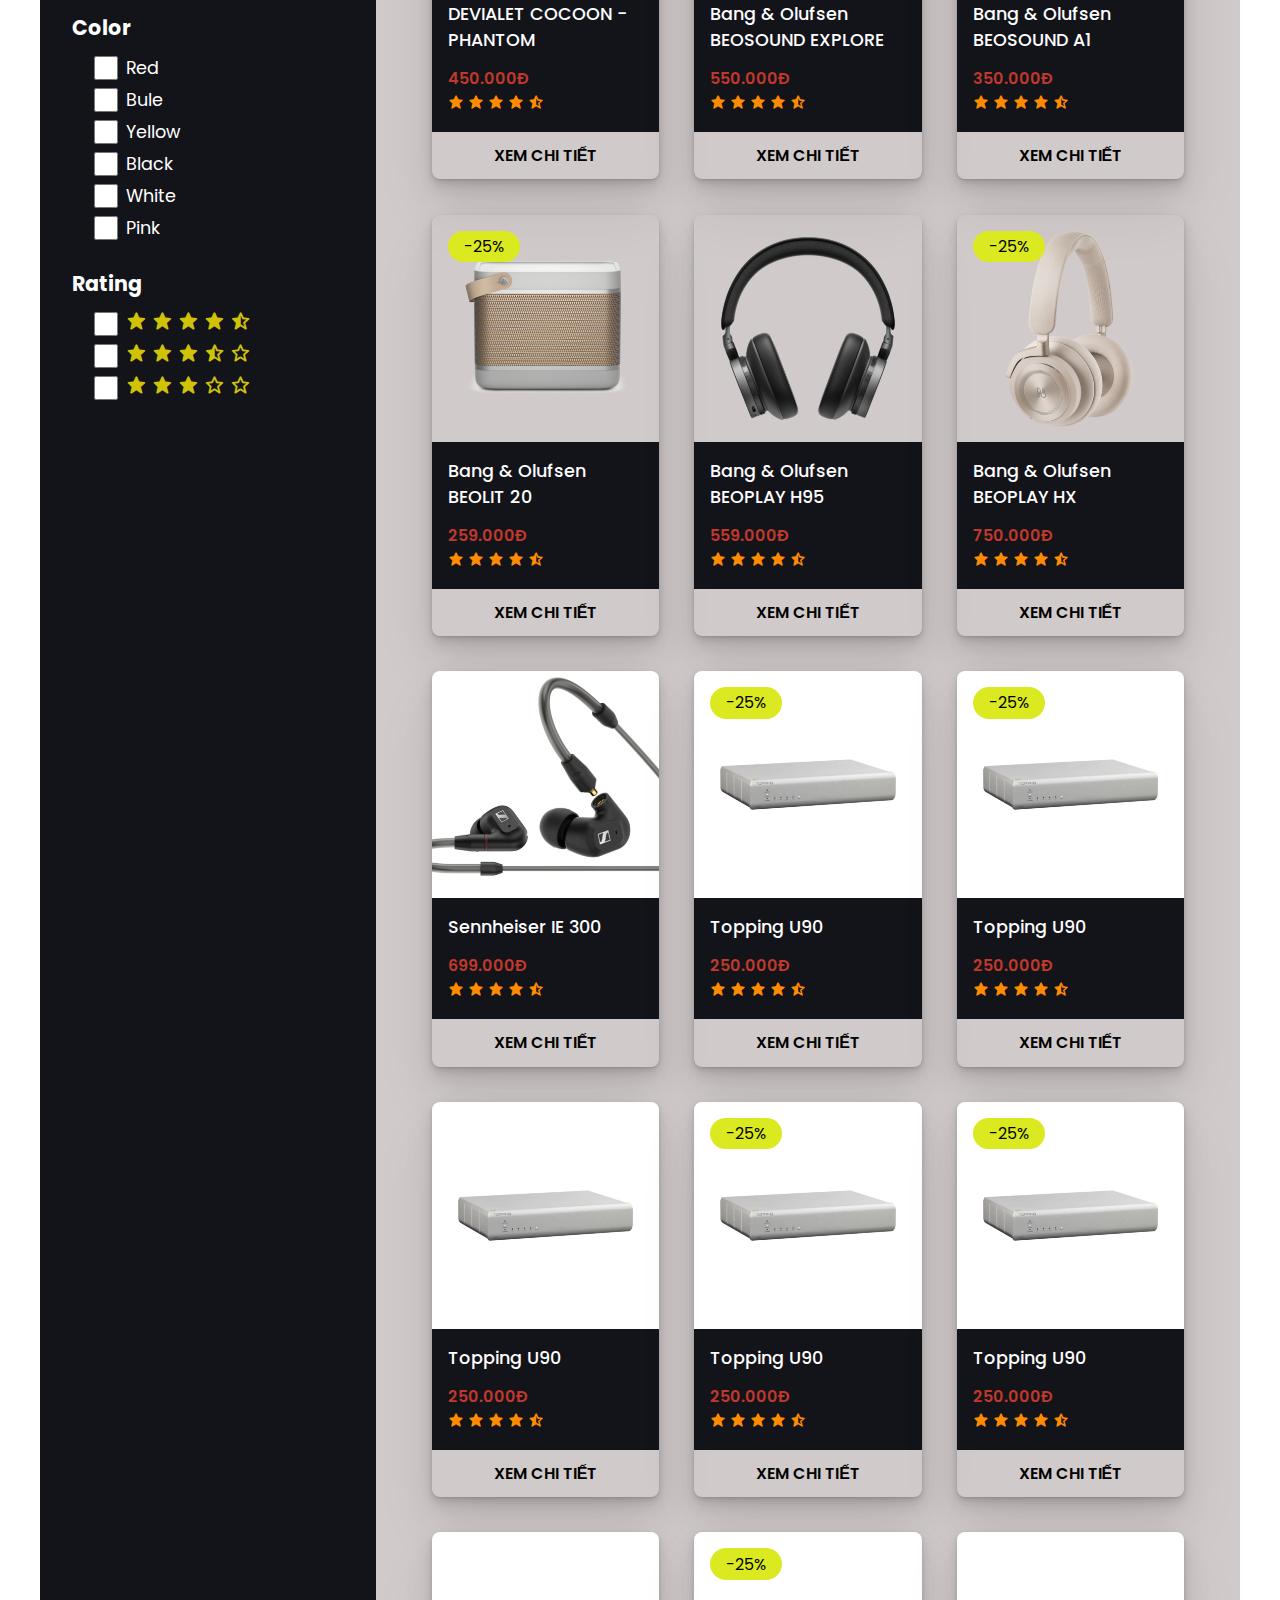
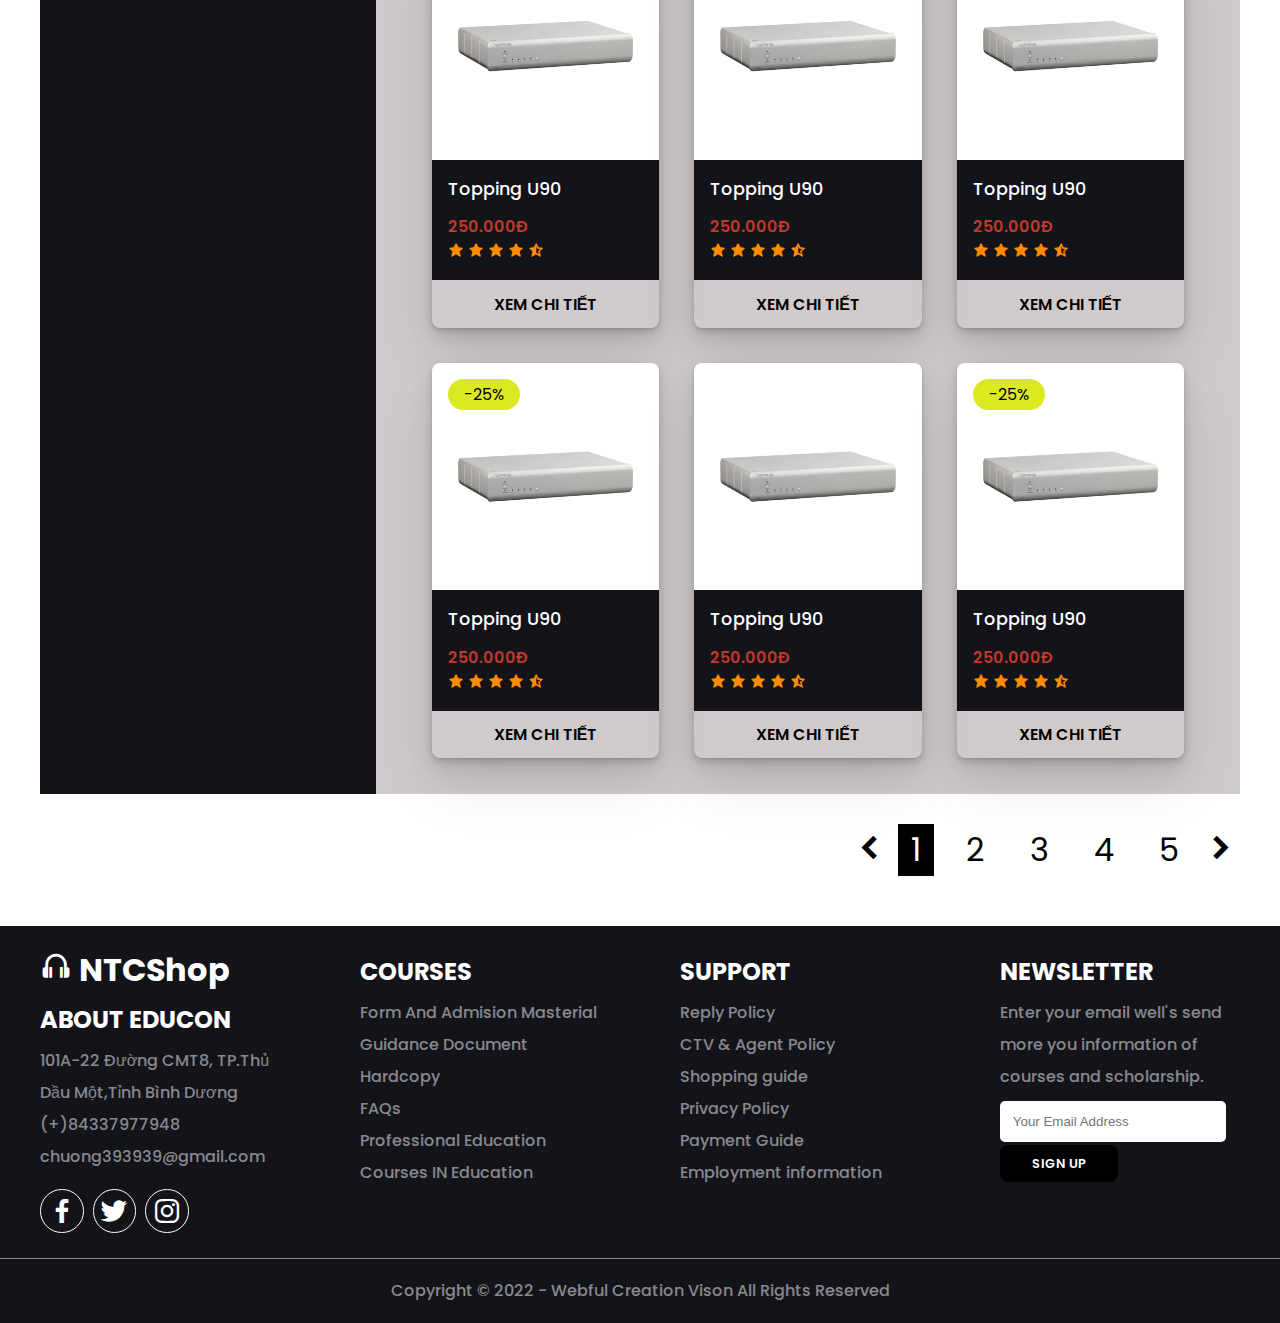
<file: hp.html>
<!DOCTYPE html>
<html lang="en">
<head>
    <meta charset="UTF-8">
    <meta http-equiv="X-UA-Compatible" content="IE=edge">
    <meta name="viewport" content="width=device-width, initial-scale=1.0">
    <link rel="stylesheet" href="./css/hp.css">
    <link rel="stylesheet" href="./css/main.css">
    <link href='https://unpkg.com/boxicons@2.1.2/css/boxicons.min.css' rel='stylesheet'>
    <link rel="stylesheet" href="https://unpkg.com/swiper@8/swiper-bundle.min.css"
/>
    <title>NTCShop</title>
</head>
<body>
    <nav>
        <div class="navbar">
            <a href="#" class="navbar_logo container">
                <i class='bx bx-headphone'></i>
                <span>NTCShop</span>
            </a>
            <ul class="menu-links container">
                <li><a href="index.html">TRANG CHỦ</a></li>
                <li class="showmenu">
                    <a href="sanpham.html">SẢN PHẨM</a>
                    <ul class="menu-links-items">
                        <li><a href="hp.html">HEADPHONE</a></li>
                        <li><a href="#">DAC/AMP</a></li>
                        <li><a href="#">DAP</a></li>
                        <li><a href="#">SPEAKER</a></li>
                        <li><a href="#">PHỤ KIỆN</a></li>
                    </ul>
                </li>
                <li><a href="thuonghieu.html">THƯƠNG HIỆU</a></li>
                <li><a href="tintuc.html">TIN TỨC</a></li>
                <li><a href="khuyenmai.html">KHUYỂN MÃI</a></li>
                <li><a href="lienhe.html">LIÊN HỆ</a></li>
            </ul>
            <div class="navbar_icon container">
                <i class='bx bx-search' id="search-icon"></i>
                <i class='bx bx-cart-alt' id="cart-icon" ></i>
                <i class='bx bx-user' id="user-icon"></i>
            </div>
            <input type="search" class="navbar_search"  placeholder="search here...">
            <div class="navbar_cart">
                <div class="cart-box">
                    <img src="./img/collec1.png" alt="">
                    <div class="content">
                        <h3>Headphone & Earbuds</h3>
                        <p><span>$219</span>$199</p>
                    </div>
                    <div class="cart-icon">
                        <i class='bx bx-x'></i>
                    </div>
                </div>

                <div class="cart-box">
                    <img src="./img/best1.jpg" alt="">
                    <div class="content">
                        <h3>Headphone & Earbuds</h3>
                        <p><span>$219</span>$199</p>
                    </div>
                    <div class="cart-icon">
                        <i class='bx bx-x'></i>
                    </div>
                </div>

                <div class="cart-box">
                    <img src="./img/collec2.png" alt="">
                    <div class="content">
                        <h3>Headphone & Earbuds</h3>
                        <p><span>$219</span>$199</p>
                    </div>
                    <div class="cart-icon">
                        <i class='bx bx-x'></i>
                    </div>
                </div>

                <div class="cart-box">
                    <img src="./img/collec3.png" alt="">
                    <div class="content">
                        <h3>Headphone & Earbuds</h3>
                        <p><span>$219</span>$199</p>
                    </div>
                    <div class="cart-icon">
                        <i class='bx bx-x'></i>
                    </div>
                </div>
                <a href="#" class="cart-btn btn">BUY NOW</a>
        </div>
    </nav>
<!-- -----------slider--------- -->
    <div class="slideshow-container">

        <div class="mySlides fade">
            <img src="./img/slider1.png" style="width:100%">
        </div>
        
        <div class="mySlides fade">
            <img src="./img/slider2.png" style="width:100%">
        </div>
        
        <div class="mySlides fade">
            <img src="./img/silder3.png" style="width:100%">
        </div>

        <div class="mySlides fade">
            <img src="./img/slider4.png" style="width:100%">
        </div>
        
    </div>
        
    <div style="text-align:center">
        <span class="dot"></span> 
        <span class="dot"></span> 
        <span class="dot"></span> 
        <span class="dot"></span>
        
    </div>
<!-- ----------------content---------------- -->
    <section>
        <div class="content_top container">
            <h1>HEADPHONE</h1>
            <div class="top_btn">
                <a href="#"><span>FULL SIZED</span></a>
                <a href="#"><span>ON EAR</span></a>
                <a href="#"><span>EARBUD</span></a>
                <a href="#"><span>IN EAR</span></a>
                <a href="#"><span>WIRELESS</span></a>
                <a href="#"><span>TRUE WIRELESS</span></a>
                <a href="#"><span>CUSTOM IN EAR</span></a>
            </div>
        </div>
        <div class="container">
            <div class="allproduct ">
                <div class="product-left">
                    <div class="box">
                        <h3>Headphone Style</h3>
                        <a href="#">Full Sized</a>
                        <a href="#">On Ear</a>
                        <a href="#">Earbud</a>
                        <a href="#">In Ear</a>
                        <a href="#">Wireless</a>
                        <a href="#">True Wireless</a>
                        <a href="#">Custom In Ear</a>
                    </div>
        <!-- --------------box2---------------------- -->
                    <div class="box">
                        <h3>Price</h3>
                        <div class="price-input">
                            <input type="number" value="20">
                            <span>-</span>
                            <input type="number" value="100">
                        </div>
                        <div class="price-check">
                            <div class="price-check-item">
                                <input type="checkbox">
                                <span>On Sale</span>
                            </div>
                            <div class="price-check-item">
                                <input type="checkbox">
                                <span>In stock</span>
                            </div>
                            <div class="price-check-item">
                                <input type="checkbox">
                                <span>Featured</span>
                            </div>
                        </div>
                    </div>
        <!-- -------------------box3---------------- -->
                    <div class="box">
                        <h3>Brands</h3>
                        <div class="price-check">
                            <div class="price-check-item">
                                <input type="checkbox">
                                <span>JBL</span>
                            </div>
                            <div class="price-check-item">
                                <input type="checkbox">
                                <span>Beat</span>
                            </div>
                            <div class="price-check-item">
                                <input type="checkbox">
                                <span>Logitech</span>
                            </div>
                            <div class="price-check-item">
                                <input type="checkbox">
                                <span>Samsung</span>
                            </div>
                            <div class="price-check-item">
                                <input type="checkbox">
                                <span>Sony</span>
                            </div>
                        </div>
                    </div>
        <!-- ------------------box4---------- -->
                    <div class="box">
                        <h3>Color</h3>
                        <div class="price-check">
                            <div class="price-check-item">
                                <input type="checkbox">
                                <span>Red</span>
                            </div>
                            <div class="price-check-item">
                                <input type="checkbox">
                                <span>Bule</span>
                            </div>
                            <div class="price-check-item">
                                <input type="checkbox">
                                <span>Yellow</span>
                            </div>
                            <div class="price-check-item">
                                <input type="checkbox">
                                <span>Black</span>
                            </div>
                            <div class="price-check-item">
                                <input type="checkbox">
                                <span>White</span>
                            </div>
                            <div class="price-check-item">
                                <input type="checkbox">
                                <span>Pink</span>
                            </div>
                        </div>
                    </div>
        <!-- ------------------box5---------- -->
                    <div class="box">
                        <h3>Rating</h3>
                        <div class="price-check">
                            <div class="price-check-item">
                                <input type="checkbox">
                                <div class="price-check-icon">
                                    <i class='bx bxs-star'></i>
                                    <i class='bx bxs-star'></i>
                                    <i class='bx bxs-star'></i>
                                    <i class='bx bxs-star'></i>
                                    <i class='bx bxs-star-half'></i>
                                </div>
                            </div>
                            <div class="price-check-item">
                                <input type="checkbox">
                                <div class="price-check-icon">
                                    <i class='bx bxs-star'></i>
                                    <i class='bx bxs-star'></i>
                                    <i class='bx bxs-star'></i>
                                    <i class='bx bxs-star-half'></i>
                                    <i class='bx bx-star' ></i>
                                </div>
                            </div>
                            <div class="price-check-item">
                                <input type="checkbox">
                                <div class="price-check-icon">
                                    <i class='bx bxs-star'></i>
                                    <i class='bx bxs-star'></i>
                                    <i class='bx bxs-star'></i>
                                    <i class='bx bx-star' ></i>
                                    <i class='bx bx-star' ></i>
                                </div>
                            </div>
                        </div>
                    </div>
                </div>
        <!-- -----------------allproduct------------ -->
        <div class="box_container grid container">
            <!-- --------box1------------ -->
            <div class="box">
                <div class="box_promotion">
                    <span>-25%</span>
                </div>
                <div class="box_icon">
                    <i href="#" class='bx bxs-cart-alt' ></i>
                    <i href="#" class='bx bxs-heart' ></i>
                </div>
                <div class="box_img">
                    <img src="./img/mn1.jpg" alt="">
                </div>
                <div class="box_content">
                    <p>Topping U90</p>
                    <span>250.000Đ</span>
                    <div class="box_content-icon">
                        <i class='bx bxs-star'></i>
                        <i class='bx bxs-star'></i>
                        <i class='bx bxs-star'></i>
                        <i class='bx bxs-star'></i>
                        <i class='bx bxs-star-half'></i>
                    </div>
                </div>
                <div class="box_btn">
                    <a href="#" class="btn">xem chi tiết</a>
                </div>
            </div>
             <!-- --------box2------------ -->
             <div class="box">
                <div class="box_promotion">
                    <span>-25%</span>
                </div>
                <div class="box_icon">
                    <i href="#" class='bx bxs-cart-alt' ></i>
                    <i href="#" class='bx bxs-heart' ></i>
                </div>
                <div class="box_img">
                    <img src="./img/mn2.jpg" alt="">
                </div>
                <div class="box_content">
                    <p>Audioengine A1</p>
                    <span>150.000Đ</span>
                    <div class="box_content-icon">
                        <i class='bx bxs-star'></i>
                        <i class='bx bxs-star'></i>
                        <i class='bx bxs-star'></i>
                        <i class='bx bxs-star'></i>
                        <i class='bx bxs-star-half'></i>
                    </div>
                </div>
                <div class="box_btn">
                    <a href="#" class="btn">xem chi tiết</a>
                </div>
            </div>
             <!-- --------box3------------ -->
             <div class="box">
                <div class="box_icon">
                    <i href="#" class='bx bxs-cart-alt' ></i>
                    <i href="#" class='bx bxs-heart' ></i>
                </div>
                <div class="box_img">
                    <img src="./img/mn3.jpg" alt="">
                </div>
                <div class="box_content">
                    <p>Topping NX7</p>
                    <span>350.000Đ</span>
                    <div class="box_content-icon">
                        <i class='bx bxs-star'></i>
                        <i class='bx bxs-star'></i>
                        <i class='bx bxs-star'></i>
                        <i class='bx bxs-star'></i>
                        <i class='bx bxs-star-half'></i>
                    </div>
                </div>
                <div class="box_btn">
                    <a href="#" class="btn">xem chi tiết</a>
                </div>
            </div>
             <!-- --------box4------------ -->
             <div class="box">
                <div class="box_promotion">
                    <span>-25%</span>
                </div>
                <div class="box_icon">
                    <i href="#" class='bx bxs-cart-alt' ></i>
                    <i href="#" class='bx bxs-heart' ></i>
                </div>
                <div class="box_img">
                    <img src="./img/mn4.png" alt="">
                </div>
                <div class="box_content">
                    <p>DEVIALET COCOON - PHANTOM</p>
                    <span>450.000Đ</span>
                    <div class="box_content-icon">
                        <i class='bx bxs-star'></i>
                        <i class='bx bxs-star'></i>
                        <i class='bx bxs-star'></i>
                        <i class='bx bxs-star'></i>
                        <i class='bx bxs-star-half'></i>
                    </div>
                </div>
                <div class="box_btn">
                    <a href="#" class="btn">xem chi tiết</a>
                </div>
            </div>
             <!-- --------box5------------ -->
             <div class="box">
                 <div class="box_promotion">
                    <span>-25%</span>
                </div>
                <div class="box_icon">
                    <i href="#" class='bx bxs-cart-alt' ></i>
                    <i href="#" class='bx bxs-heart' ></i>
                </div>
                <div class="box_img">
                    <img src="./img/mn5.png" alt="">
                </div>
                <div class="box_content">
                    <p>Bang & Olufsen BEOSOUND EXPLORE</p>
                    <span>550.000Đ</span>
                    <div class="box_content-icon">
                        <i class='bx bxs-star'></i>
                        <i class='bx bxs-star'></i>
                        <i class='bx bxs-star'></i>
                        <i class='bx bxs-star'></i>
                        <i class='bx bxs-star-half'></i>
                    </div>
                </div>
                <div class="box_btn">
                    <a href="#" class="btn">xem chi tiết</a>
                </div>
            </div>
             <!-- --------box6------------ -->
             <div class="box">
                <div class="box_icon">
                    <i href="#" class='bx bxs-cart-alt' ></i>
                    <i href="#" class='bx bxs-heart' ></i>
                </div>
                <div class="box_img">
                    <img src="./img/mn6.png" alt="">
                </div>
                <div class="box_content">
                    <p>Bang & Olufsen BEOSOUND A1</p>
                    <span>350.000Đ</span>
                    <div class="box_content-icon">
                        <i class='bx bxs-star'></i>
                        <i class='bx bxs-star'></i>
                        <i class='bx bxs-star'></i>
                        <i class='bx bxs-star'></i>
                        <i class='bx bxs-star-half'></i>
                    </div>
                </div>
                <div class="box_btn">
                    <a href="#" class="btn">xem chi tiết</a>
                </div>
            </div>
             <!-- --------box7------------ -->
             <div class="box">
                <div class="box_promotion">
                    <span>-25%</span>
                </div>
                <div class="box_icon">
                    <i href="#" class='bx bxs-cart-alt' ></i>
                    <i href="#" class='bx bxs-heart' ></i>
                </div>
                <div class="box_img">
                    <img src="./img/mn7.png" alt="">
                </div>
                <div class="box_content">
                    <p>Bang & Olufsen BEOLIT 20</p>
                    <span>259.000Đ</span>
                    <div class="box_content-icon">
                        <i class='bx bxs-star'></i>
                        <i class='bx bxs-star'></i>
                        <i class='bx bxs-star'></i>
                        <i class='bx bxs-star'></i>
                        <i class='bx bxs-star-half'></i>
                    </div>
                </div>
                <div class="box_btn">
                    <a href="#" class="btn">xem chi tiết</a>
                </div>
            </div>
             <!-- --------box8------------ -->
             <div class="box">
                <div class="box_icon">
                    <i href="#" class='bx bxs-cart-alt' ></i>
                    <i href="#" class='bx bxs-heart' ></i>
                </div>
                <div class="box_img">
                    <img src="./img/mn8.png" alt="">
                </div>
                <div class="box_content">
                    <p>Bang & Olufsen BEOPLAY H95</p>
                    <span>559.000Đ</span>
                    <div class="box_content-icon">
                        <i class='bx bxs-star'></i>
                        <i class='bx bxs-star'></i>
                        <i class='bx bxs-star'></i>
                        <i class='bx bxs-star'></i>
                        <i class='bx bxs-star-half'></i>
                    </div>
                </div>
                <div class="box_btn">
                    <a href="#" class="btn">xem chi tiết</a>
                </div>
            </div>
             <!-- --------box9------------ -->
             <div class="box">
                <div class="box_promotion">
                    <span>-25%</span>
                </div>
                <div class="box_icon">
                    <i href="#" class='bx bxs-cart-alt' ></i>
                    <i href="#" class='bx bxs-heart' ></i>
                </div>
                <div class="box_img">
                    <img src="./img/mn9.png" alt="">
                </div>
                <div class="box_content">
                    <p>Bang & Olufsen BEOPLAY HX</p>
                    <span>750.000Đ</span>
                    <div class="box_content-icon">
                        <i class='bx bxs-star'></i>
                        <i class='bx bxs-star'></i>
                        <i class='bx bxs-star'></i>
                        <i class='bx bxs-star'></i>
                        <i class='bx bxs-star-half'></i>
                    </div>
                </div>
                <div class="box_btn">
                    <a href="#" class="btn">xem chi tiết</a>
                </div>
            </div>
             <!-- --------box10------------ -->
             <div class="box">
                <div class="box_icon">
                    <i href="#" class='bx bxs-cart-alt' ></i>
                    <i href="#" class='bx bxs-heart' ></i>
                </div>
                <div class="box_img">
                    <img src="./img/nb7.jpg" alt="">
                </div>
                <div class="box_content">
                    <p>Sennheiser IE 300</p>
                    <span>699.000Đ</span>
                    <div class="box_content-icon">
                        <i class='bx bxs-star'></i>
                        <i class='bx bxs-star'></i>
                        <i class='bx bxs-star'></i>
                        <i class='bx bxs-star'></i>
                        <i class='bx bxs-star-half'></i>
                    </div>
                </div>
                <div class="box_btn">
                    <a href="#" class="btn">xem chi tiết</a>
                </div>
            </div>
            <!-- --------box1------------ -->
            <div class="box">
                <div class="box_promotion">
                    <span>-25%</span>
                </div>
                <div class="box_icon">
                    <i href="#" class='bx bxs-cart-alt' ></i>
                    <i href="#" class='bx bxs-heart' ></i>
                </div>
                <div class="box_img">
                    <img src="./img/mn1.jpg" alt="">
                </div>
                <div class="box_content">
                    <p>Topping U90</p>
                    <span>250.000Đ</span>
                    <div class="box_content-icon">
                        <i class='bx bxs-star'></i>
                        <i class='bx bxs-star'></i>
                        <i class='bx bxs-star'></i>
                        <i class='bx bxs-star'></i>
                        <i class='bx bxs-star-half'></i>
                    </div>
                </div>
                <div class="box_btn">
                    <a href="#" class="btn">xem chi tiết</a>
                </div>
            </div>
            <!-- --------box1------------ -->
            <div class="box">
                <div class="box_promotion">
                    <span>-25%</span>
                </div>
                <div class="box_icon">
                    <i href="#" class='bx bxs-cart-alt' ></i>
                    <i href="#" class='bx bxs-heart' ></i>
                </div>
                <div class="box_img">
                    <img src="./img/mn1.jpg" alt="">
                </div>
                <div class="box_content">
                    <p>Topping U90</p>
                    <span>250.000Đ</span>
                    <div class="box_content-icon">
                        <i class='bx bxs-star'></i>
                        <i class='bx bxs-star'></i>
                        <i class='bx bxs-star'></i>
                        <i class='bx bxs-star'></i>
                        <i class='bx bxs-star-half'></i>
                    </div>
                </div>
                <div class="box_btn">
                    <a href="#" class="btn">xem chi tiết</a>
                </div>
            </div>
            <!-- --------box1------------ -->
            <div class="box">
                <div class="box_icon">
                    <i href="#" class='bx bxs-cart-alt' ></i>
                    <i href="#" class='bx bxs-heart' ></i>
                </div>
                <div class="box_img">
                    <img src="./img/mn1.jpg" alt="">
                </div>
                <div class="box_content">
                    <p>Topping U90</p>
                    <span>250.000Đ</span>
                    <div class="box_content-icon">
                        <i class='bx bxs-star'></i>
                        <i class='bx bxs-star'></i>
                        <i class='bx bxs-star'></i>
                        <i class='bx bxs-star'></i>
                        <i class='bx bxs-star-half'></i>
                    </div>
                </div>
                <div class="box_btn">
                    <a href="#" class="btn">xem chi tiết</a>
                </div>
            </div>
            <!-- --------box1------------ -->
            <div class="box">
                <div class="box_promotion">
                    <span>-25%</span>
                </div>
                <div class="box_icon">
                    <i href="#" class='bx bxs-cart-alt' ></i>
                    <i href="#" class='bx bxs-heart' ></i>
                </div>
                <div class="box_img">
                    <img src="./img/mn1.jpg" alt="">
                </div>
                <div class="box_content">
                    <p>Topping U90</p>
                    <span>250.000Đ</span>
                    <div class="box_content-icon">
                        <i class='bx bxs-star'></i>
                        <i class='bx bxs-star'></i>
                        <i class='bx bxs-star'></i>
                        <i class='bx bxs-star'></i>
                        <i class='bx bxs-star-half'></i>
                    </div>
                </div>
                <div class="box_btn">
                    <a href="#" class="btn">xem chi tiết</a>
                </div>
            </div>
            <!-- --------box1------------ -->
            <div class="box">
                <div class="box_promotion">
                    <span>-25%</span>
                </div>
                <div class="box_icon">
                    <i href="#" class='bx bxs-cart-alt' ></i>
                    <i href="#" class='bx bxs-heart' ></i>
                </div>
                <div class="box_img">
                    <img src="./img/mn1.jpg" alt="">
                </div>
                <div class="box_content">
                    <p>Topping U90</p>
                    <span>250.000Đ</span>
                    <div class="box_content-icon">
                        <i class='bx bxs-star'></i>
                        <i class='bx bxs-star'></i>
                        <i class='bx bxs-star'></i>
                        <i class='bx bxs-star'></i>
                        <i class='bx bxs-star-half'></i>
                    </div>
                </div>
                <div class="box_btn">
                    <a href="#" class="btn">xem chi tiết</a>
                </div>
            </div>
            <!-- --------box1------------ -->
            <div class="box">
                <div class="box_icon">
                    <i href="#" class='bx bxs-cart-alt' ></i>
                    <i href="#" class='bx bxs-heart' ></i>
                </div>
                <div class="box_img">
                    <img src="./img/mn1.jpg" alt="">
                </div>
                <div class="box_content">
                    <p>Topping U90</p>
                    <span>250.000Đ</span>
                    <div class="box_content-icon">
                        <i class='bx bxs-star'></i>
                        <i class='bx bxs-star'></i>
                        <i class='bx bxs-star'></i>
                        <i class='bx bxs-star'></i>
                        <i class='bx bxs-star-half'></i>
                    </div>
                </div>
                <div class="box_btn">
                    <a href="#" class="btn">xem chi tiết</a>
                </div>
            </div>
            <!-- --------box1------------ -->
            <div class="box">
                <div class="box_promotion">
                    <span>-25%</span>
                </div>
                <div class="box_icon">
                    <i href="#" class='bx bxs-cart-alt' ></i>
                    <i href="#" class='bx bxs-heart' ></i>
                </div>
                <div class="box_img">
                    <img src="./img/mn1.jpg" alt="">
                </div>
                <div class="box_content">
                    <p>Topping U90</p>
                    <span>250.000Đ</span>
                    <div class="box_content-icon">
                        <i class='bx bxs-star'></i>
                        <i class='bx bxs-star'></i>
                        <i class='bx bxs-star'></i>
                        <i class='bx bxs-star'></i>
                        <i class='bx bxs-star-half'></i>
                    </div>
                </div>
                <div class="box_btn">
                    <a href="#" class="btn">xem chi tiết</a>
                </div>
            </div>
            <!-- --------box1------------ -->
            <div class="box">
                <div class="box_icon">
                    <i href="#" class='bx bxs-cart-alt' ></i>
                    <i href="#" class='bx bxs-heart' ></i>
                </div>
                <div class="box_img">
                    <img src="./img/mn1.jpg" alt="">
                </div>
                <div class="box_content">
                    <p>Topping U90</p>
                    <span>250.000Đ</span>
                    <div class="box_content-icon">
                        <i class='bx bxs-star'></i>
                        <i class='bx bxs-star'></i>
                        <i class='bx bxs-star'></i>
                        <i class='bx bxs-star'></i>
                        <i class='bx bxs-star-half'></i>
                    </div>
                </div>
                <div class="box_btn">
                    <a href="#" class="btn">xem chi tiết</a>
                </div>
            </div>
            <!-- --------box1------------ -->
            <div class="box">
                <div class="box_promotion">
                    <span>-25%</span>
                </div>
                <div class="box_icon">
                    <i href="#" class='bx bxs-cart-alt' ></i>
                    <i href="#" class='bx bxs-heart' ></i>
                </div>
                <div class="box_img">
                    <img src="./img/mn1.jpg" alt="">
                </div>
                <div class="box_content">
                    <p>Topping U90</p>
                    <span>250.000Đ</span>
                    <div class="box_content-icon">
                        <i class='bx bxs-star'></i>
                        <i class='bx bxs-star'></i>
                        <i class='bx bxs-star'></i>
                        <i class='bx bxs-star'></i>
                        <i class='bx bxs-star-half'></i>
                    </div>
                </div>
                <div class="box_btn">
                    <a href="#" class="btn">xem chi tiết</a>
                </div>
            </div>
            <!-- --------box1------------ -->
            <div class="box">
                <div class="box_icon">
                    <i href="#" class='bx bxs-cart-alt' ></i>
                    <i href="#" class='bx bxs-heart' ></i>
                </div>
                <div class="box_img">
                    <img src="./img/mn1.jpg" alt="">
                </div>
                <div class="box_content">
                    <p>Topping U90</p>
                    <span>250.000Đ</span>
                    <div class="box_content-icon">
                        <i class='bx bxs-star'></i>
                        <i class='bx bxs-star'></i>
                        <i class='bx bxs-star'></i>
                        <i class='bx bxs-star'></i>
                        <i class='bx bxs-star-half'></i>
                    </div>
                </div>
                <div class="box_btn">
                    <a href="#" class="btn">xem chi tiết</a>
                </div>
            </div>
            <!-- --------box1------------ -->
            <div class="box">
                <div class="box_promotion">
                    <span>-25%</span>
                </div>
                <div class="box_icon">
                    <i href="#" class='bx bxs-cart-alt' ></i>
                    <i href="#" class='bx bxs-heart' ></i>
                </div>
                <div class="box_img">
                    <img src="./img/mn1.jpg" alt="">
                </div>
                <div class="box_content">
                    <p>Topping U90</p>
                    <span>250.000Đ</span>
                    <div class="box_content-icon">
                        <i class='bx bxs-star'></i>
                        <i class='bx bxs-star'></i>
                        <i class='bx bxs-star'></i>
                        <i class='bx bxs-star'></i>
                        <i class='bx bxs-star-half'></i>
                    </div>
                </div>
                <div class="box_btn">
                    <a href="#" class="btn">xem chi tiết</a>
                </div>
            </div>
        </div>
            </div>
            <div class="number">
                <div class="number-icon">
                    <i class='bx bxs-chevron-left'></i>
                </div>
                <div class="number-links">
                    <a href="#" class="number-link active">1</a>
                    <a href="#" class="number-link">2</a>
                    <a href="#" class="number-link">3</a>
                    <a href="#" class="number-link">4</a>
                    <a href="#" class="number-link">5</a>
                </div>
                <div class="number-icon">
                    <i class='bx bxs-chevron-right'></i>
                </div>
            </div>
        </div>
    </section>
<!-- ------------------------------footer------------------- -->
    <footer>
        <div class="footer container">
            <div class="footer-box">
                <a href="#" class="footer_logo">
                    <i class='bx bx-headphone'></i>
                    <span>NTCShop</span>
                </a>
                <h3>ABOUT EDUCON</h3>
                <p>
                    101A-22 Đường CMT8, TP.Thủ Dầu Một,Tỉnh Bình Dương<br>
                    (+)84337977948<br>
                    chuong393939@gmail.com<br>
                    <div class="social">
                        <i class='bx bxl-facebook'></i>
                        <i class='bx bxl-twitter' ></i>
                        <i class='bx bxl-instagram'></i>
                    </div>
                </p>
            </div>

            <div class="footer-box">
                <h3>COURSES</h3>
                <p>
                    <a href="#">Form And Admision Masterial </a>
                    <a href="#">Guidance Document</a>
                    <a href="#">Hardcopy</a>
                    <a href="#">FAQs</a>
                    <a href="#">Professional Education</a>
                    <a href="#">Courses IN Education</a>
                </p>
            </div>

            <div class="footer-box">
                <h3>SUPPORT</h3>
                <p>
                    <a href="#">Reply Policy </a>
                    <a href="#">CTV & Agent Policy</a>
                    <a href="#">Shopping guide </a>
                    <a href="#">Privacy Policy </a>
                    <a href="#"> Payment Guide </a>
                    <a href="#">Employment information </a>
                
                </p>
            </div>

            <div class="footer-box">
                <h3>NEWSLETTER</h3>
                <p>
                    Enter your email well's send more you information of courses and scholarship.
                </p>
                <input type="email" placeholder="Your Email Address"><br>
                <a href="#" class="footer-btn btn">SIGN UP</a>
            </div>
        </div>
        <p class="footer-bottom">Copyright &copy 2022 - Webful Creation  Vison All Rights Reserved</p>
    </footer>
   <!-- --------script----------- -->
   <script src="./js/main.js"></script>
</body>
</html>
</file>
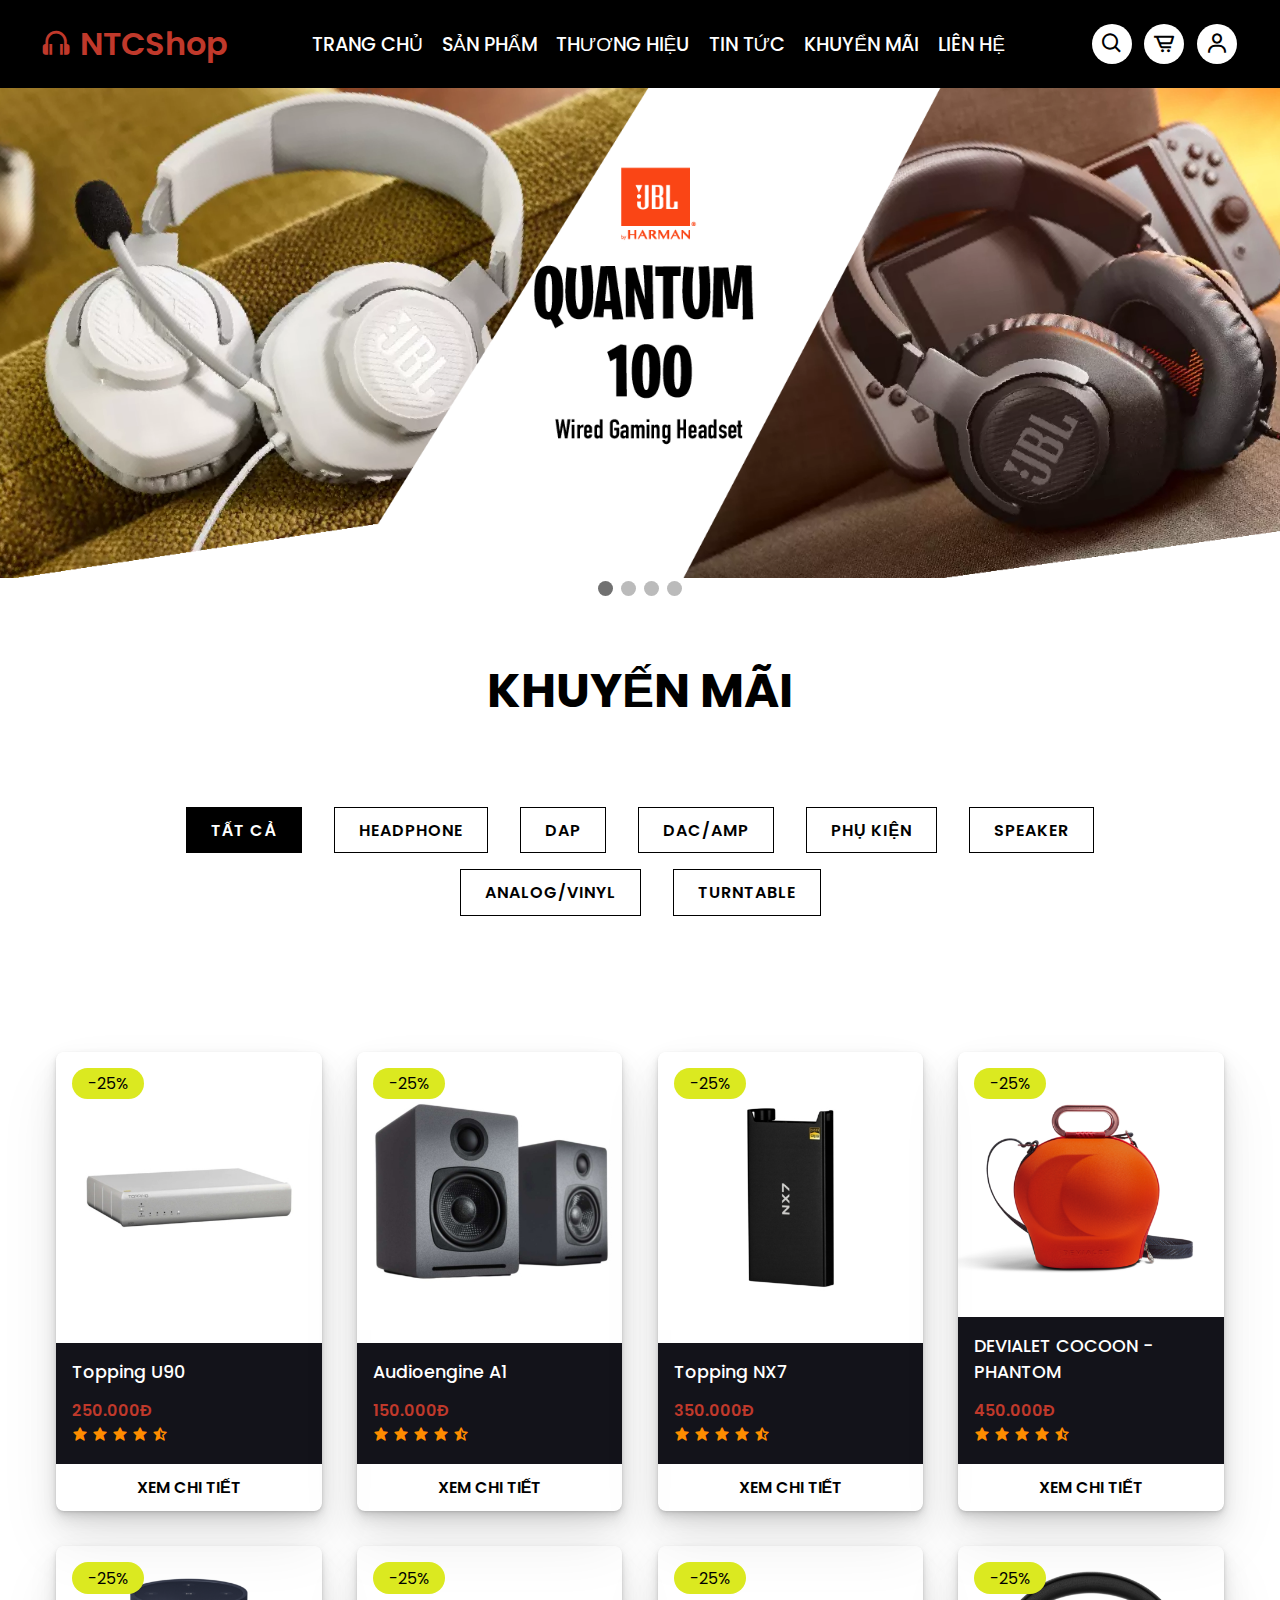
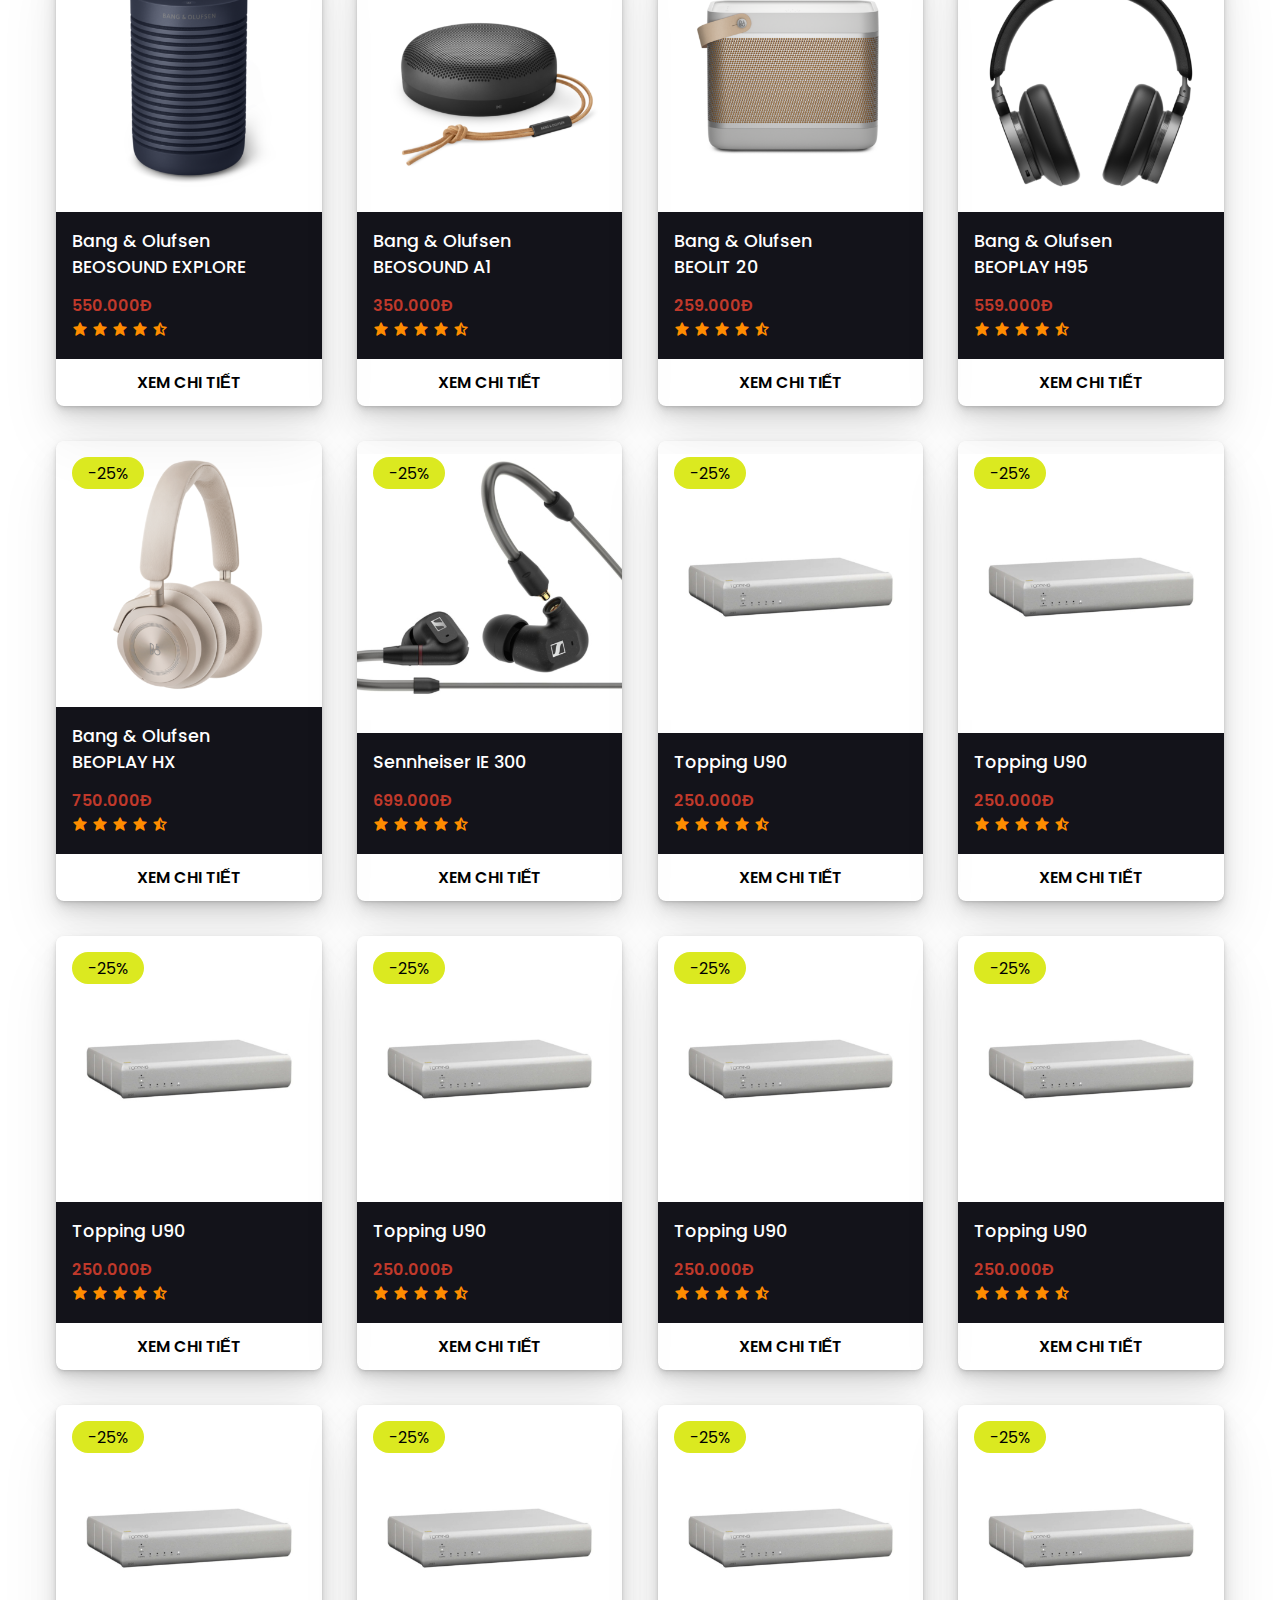
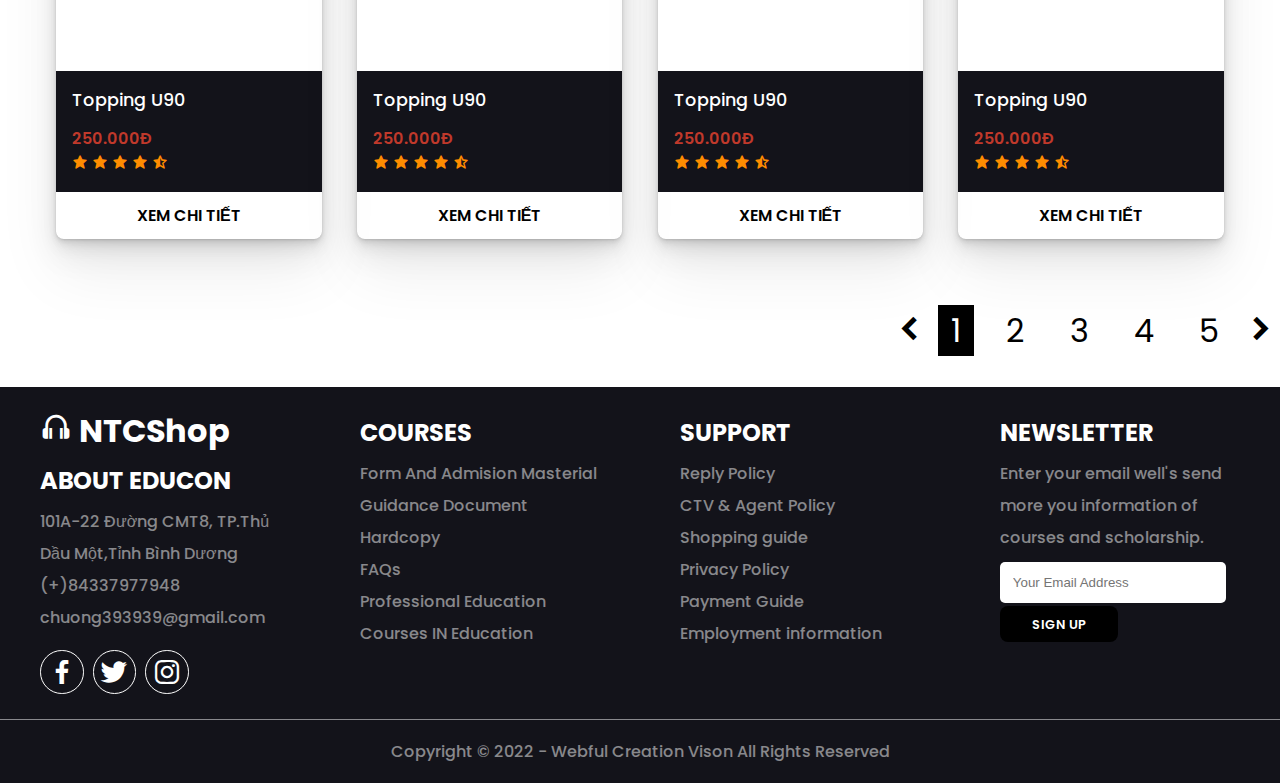
<file: khuyenmai.html>
<!DOCTYPE html>
<html lang="en">
<head>
    <meta charset="UTF-8">
    <meta http-equiv="X-UA-Compatible" content="IE=edge">
    <meta name="viewport" content="width=device-width, initial-scale=1.0">
    <link rel="stylesheet" href="./css/main.css">
    <link rel="stylesheet" href="./css/khuyenmai.css">
    <link href='https://unpkg.com/boxicons@2.1.2/css/boxicons.min.css' rel='stylesheet'>
    <link rel="stylesheet" href="https://unpkg.com/swiper@8/swiper-bundle.min.css"
/>
    <title>NTCShop</title>
</head>
<body>
    <nav>
        <div class="navbar">
            <a href="#" class="navbar_logo container">
                <i class='bx bx-headphone'></i>
                <span>NTCShop</span>
            </a>
            <ul class="menu-links container">
                <li><a href="index.html">TRANG CHỦ</a></li>
                <li class="showmenu">
                    <a href="sanpham.html">SẢN PHẨM</a>
                    <ul class="menu-links-items">
                        <li><a href="hp.html">HEADPHONE</a></li>
                        <li><a href="#">DAC/AMP</a></li>
                        <li><a href="#">DAP</a></li>
                        <li><a href="#">SPEAKER</a></li>
                        <li><a href="#">PHỤ KIỆN</a></li>
                    </ul>
                </li>
                <li><a href="thuonghieu.html">THƯƠNG HIỆU</a></li>
                <li><a href="tintuc.html">TIN TỨC</a></li>
                <li><a href="khuyenmai.html">KHUYỂN MÃI</a></li>
                <li><a href="lienhe.html">LIÊN HỆ</a></li>
            </ul>
            <div class="navbar_icon container">
                <i class='bx bx-search' id="search-icon"></i>
                <i class='bx bx-cart-alt' id="cart-icon" ></i>
                <i class='bx bx-user' id="user-icon"></i>
            </div>
            <input type="search" class="navbar_search"  placeholder="search here...">
            <div class="navbar_cart">
                <div class="cart-box">
                    <img src="./img/collec1.png" alt="">
                    <div class="content">
                        <h3>Headphone & Earbuds</h3>
                        <p><span>$219</span>$199</p>
                    </div>
                    <div class="cart-icon">
                        <i class='bx bx-x'></i>
                    </div>
                </div>

                <div class="cart-box">
                    <img src="./img/best1.jpg" alt="">
                    <div class="content">
                        <h3>Headphone & Earbuds</h3>
                        <p><span>$219</span>$199</p>
                    </div>
                    <div class="cart-icon">
                        <i class='bx bx-x'></i>
                    </div>
                </div>

                <div class="cart-box">
                    <img src="./img/collec2.png" alt="">
                    <div class="content">
                        <h3>Headphone & Earbuds</h3>
                        <p><span>$219</span>$199</p>
                    </div>
                    <div class="cart-icon">
                        <i class='bx bx-x'></i>
                    </div>
                </div>

                <div class="cart-box">
                    <img src="./img/collec3.png" alt="">
                    <div class="content">
                        <h3>Headphone & Earbuds</h3>
                        <p><span>$219</span>$199</p>
                    </div>
                    <div class="cart-icon">
                        <i class='bx bx-x'></i>
                    </div>
                </div>
                <a href="#" class="cart-btn btn">BUY NOW</a>
        </div>
    </nav>
<!-- -----------slider--------- -->
    <div class="slideshow-container">

        <div class="mySlides fade">
            <img src="./img/slider1.png" style="width:100%">
        </div>
        
        <div class="mySlides fade">
            <img src="./img/slider2.png" style="width:100%">
        </div>
        
        <div class="mySlides fade">
            <img src="./img/silder3.png" style="width:100%">
        </div>

        <div class="mySlides fade">
            <img src="./img/slider4.png" style="width:100%">
        </div>
        
    </div>
        
    <div style="text-align:center">
        <span class="dot"></span> 
        <span class="dot"></span> 
        <span class="dot"></span> 
        <span class="dot"></span>
        
    </div>
<!-- ---------------khuyến mãi-------------- -->
    <section>
        <div class="content_top container">
            <h1>KHUYẾN MÃI</h1>
            <div class="top_btn">
                <a href="#" class="active"><span>TẤT CẢ</span></a>
                <a href="#"><span>HEADPHONE</span></a>
                <a href="#"><span>DAP</span></a>
                <a href="#"><span>DAC/AMP</span></a>
                <a href="#"><span>PHỤ KIỆN</span></a>
                <a href="#"><span>SPEAKER</span></a>
                <a href="#"><span>ANALOG/VINYL</span></a>
                <a href="#"><span>TURNTABLE</span></a>
            </div>
        </div>
        <div class="box_container grid container">
            <!-- --------box1------------ -->
            <div class="box">
                <div class="box_promotion">
                    <span>-25%</span>
                </div>
                <div class="box_icon">
                    <i href="#" class='bx bxs-cart-alt' ></i>
                    <i href="#" class='bx bxs-heart' ></i>
                </div>
                <div class="box_img">
                    <img src="./img/mn1.jpg" alt="">
                </div>
                <div class="box_content">
                    <p>Topping U90</p>
                    <span>250.000Đ</span>
                    <div class="box_content-icon">
                        <i class='bx bxs-star'></i>
                        <i class='bx bxs-star'></i>
                        <i class='bx bxs-star'></i>
                        <i class='bx bxs-star'></i>
                        <i class='bx bxs-star-half'></i>
                    </div>
                </div>
                <div class="box_btn">
                    <a href="#" class="btn">xem chi tiết</a>
                </div>
            </div>
             <!-- --------box2------------ -->
             <div class="box">
                 <div class="box_promotion">
                     <span>-25%</span>
                 </div>
                <div class="box_icon">
                    <i href="#" class='bx bxs-cart-alt' ></i>
                    <i href="#" class='bx bxs-heart' ></i>
                </div>
                <div class="box_img">
                    <img src="./img/mn2.jpg" alt="">
                </div>
                <div class="box_content">
                    <p>Audioengine A1</p>
                    <span>150.000Đ</span>
                    <div class="box_content-icon">
                        <i class='bx bxs-star'></i>
                        <i class='bx bxs-star'></i>
                        <i class='bx bxs-star'></i>
                        <i class='bx bxs-star'></i>
                        <i class='bx bxs-star-half'></i>
                    </div>
                </div>
                <div class="box_btn">
                    <a href="#" class="btn">xem chi tiết</a>
                </div>
            </div>
             <!-- --------box3------------ -->
             <div class="box">
                 <div class="box_promotion">
                     <span>-25%</span>
                 </div>
                <div class="box_icon">
                    <i href="#" class='bx bxs-cart-alt' ></i>
                    <i href="#" class='bx bxs-heart' ></i>
                </div>
                <div class="box_img">
                    <img src="./img/mn3.jpg" alt="">
                </div>
                <div class="box_content">
                    <p>Topping NX7</p>
                    <span>350.000Đ</span>
                    <div class="box_content-icon">
                        <i class='bx bxs-star'></i>
                        <i class='bx bxs-star'></i>
                        <i class='bx bxs-star'></i>
                        <i class='bx bxs-star'></i>
                        <i class='bx bxs-star-half'></i>
                    </div>
                </div>
                <div class="box_btn">
                    <a href="#" class="btn">xem chi tiết</a>
                </div>
            </div>
             <!-- --------box4------------ -->
             <div class="box">
                 <div class="box_promotion">
                     <span>-25%</span>
                 </div>
                <div class="box_icon">
                    <i href="#" class='bx bxs-cart-alt' ></i>
                    <i href="#" class='bx bxs-heart' ></i>
                </div>
                <div class="box_img">
                    <img src="./img/mn4.png" alt="">
                </div>
                <div class="box_content">
                    <p>DEVIALET COCOON - PHANTOM</p>
                    <span>450.000Đ</span>
                    <div class="box_content-icon">
                        <i class='bx bxs-star'></i>
                        <i class='bx bxs-star'></i>
                        <i class='bx bxs-star'></i>
                        <i class='bx bxs-star'></i>
                        <i class='bx bxs-star-half'></i>
                    </div>
                </div>
                <div class="box_btn">
                    <a href="#" class="btn">xem chi tiết</a>
                </div>
            </div>
             <!-- --------box5------------ -->
             <div class="box">
                 <div class="box_promotion">
                     <span>-25%</span>
                 </div>
                <div class="box_icon">
                    <i href="#" class='bx bxs-cart-alt' ></i>
                    <i href="#" class='bx bxs-heart' ></i>
                </div>
                <div class="box_img">
                    <img src="./img/mn5.png" alt="">
                </div>
                <div class="box_content">
                    <p>Bang & Olufsen BEOSOUND EXPLORE</p>
                    <span>550.000Đ</span>
                    <div class="box_content-icon">
                        <i class='bx bxs-star'></i>
                        <i class='bx bxs-star'></i>
                        <i class='bx bxs-star'></i>
                        <i class='bx bxs-star'></i>
                        <i class='bx bxs-star-half'></i>
                    </div>
                </div>
                <div class="box_btn">
                    <a href="#" class="btn">xem chi tiết</a>
                </div>
            </div>
             <!-- --------box6------------ -->
             <div class="box">
                 <div class="box_promotion">
                     <span>-25%</span>
                 </div>
                <div class="box_icon">
                    <i href="#" class='bx bxs-cart-alt' ></i>
                    <i href="#" class='bx bxs-heart' ></i>
                </div>
                <div class="box_img">
                    <img src="./img/mn6.png" alt="">
                </div>
                <div class="box_content">
                    <p>Bang & Olufsen BEOSOUND A1</p>
                    <span>350.000Đ</span>
                    <div class="box_content-icon">
                        <i class='bx bxs-star'></i>
                        <i class='bx bxs-star'></i>
                        <i class='bx bxs-star'></i>
                        <i class='bx bxs-star'></i>
                        <i class='bx bxs-star-half'></i>
                    </div>
                </div>
                <div class="box_btn">
                    <a href="#" class="btn">xem chi tiết</a>
                </div>
            </div>
             <!-- --------box7------------ -->
             <div class="box">
                 <div class="box_promotion">
                     <span>-25%</span>
                 </div>
                <div class="box_icon">
                    <i href="#" class='bx bxs-cart-alt' ></i>
                    <i href="#" class='bx bxs-heart' ></i>
                </div>
                <div class="box_img">
                    <img src="./img/mn7.png" alt="">
                </div>
                <div class="box_content">
                    <p>Bang & Olufsen BEOLIT 20</p>
                    <span>259.000Đ</span>
                    <div class="box_content-icon">
                        <i class='bx bxs-star'></i>
                        <i class='bx bxs-star'></i>
                        <i class='bx bxs-star'></i>
                        <i class='bx bxs-star'></i>
                        <i class='bx bxs-star-half'></i>
                    </div>
                </div>
                <div class="box_btn">
                    <a href="#" class="btn">xem chi tiết</a>
                </div>
            </div>
             <!-- --------box8------------ -->
             <div class="box">
                 <div class="box_promotion">
                     <span>-25%</span>
                 </div>
                <div class="box_icon">
                    <i href="#" class='bx bxs-cart-alt' ></i>
                    <i href="#" class='bx bxs-heart' ></i>
                </div>
                <div class="box_img">
                    <img src="./img/mn8.png" alt="">
                </div>
                <div class="box_content">
                    <p>Bang & Olufsen BEOPLAY H95</p>
                    <span>559.000Đ</span>
                    <div class="box_content-icon">
                        <i class='bx bxs-star'></i>
                        <i class='bx bxs-star'></i>
                        <i class='bx bxs-star'></i>
                        <i class='bx bxs-star'></i>
                        <i class='bx bxs-star-half'></i>
                    </div>
                </div>
                <div class="box_btn">
                    <a href="#" class="btn">xem chi tiết</a>
                </div>
            </div>
             <!-- --------box9------------ -->
             <div class="box">
                 <div class="box_promotion">
                     <span>-25%</span>
                 </div>
                <div class="box_icon">
                    <i href="#" class='bx bxs-cart-alt' ></i>
                    <i href="#" class='bx bxs-heart' ></i>
                </div>
                <div class="box_img">
                    <img src="./img/mn9.png" alt="">
                </div>
                <div class="box_content">
                    <p>Bang & Olufsen BEOPLAY HX</p>
                    <span>750.000Đ</span>
                    <div class="box_content-icon">
                        <i class='bx bxs-star'></i>
                        <i class='bx bxs-star'></i>
                        <i class='bx bxs-star'></i>
                        <i class='bx bxs-star'></i>
                        <i class='bx bxs-star-half'></i>
                    </div>
                </div>
                <div class="box_btn">
                    <a href="#" class="btn">xem chi tiết</a>
                </div>
            </div>
             <!-- --------box10------------ -->
             <div class="box">
                 <div class="box_promotion">
                     <span>-25%</span>
                 </div>
                <div class="box_icon">
                    <i href="#" class='bx bxs-cart-alt' ></i>
                    <i href="#" class='bx bxs-heart' ></i>
                </div>
                <div class="box_img">
                    <img src="./img/nb7.jpg" alt="">
                </div>
                <div class="box_content">
                    <p>Sennheiser IE 300</p>
                    <span>699.000Đ</span>
                    <div class="box_content-icon">
                        <i class='bx bxs-star'></i>
                        <i class='bx bxs-star'></i>
                        <i class='bx bxs-star'></i>
                        <i class='bx bxs-star'></i>
                        <i class='bx bxs-star-half'></i>
                    </div>
                </div>
                <div class="box_btn">
                    <a href="#" class="btn">xem chi tiết</a>
                </div>
            </div>
            <!-- --------box1------------ -->
            <div class="box">
                <div class="box_promotion">
                    <span>-25%</span>
                </div>
                <div class="box_icon">
                    <i href="#" class='bx bxs-cart-alt' ></i>
                    <i href="#" class='bx bxs-heart' ></i>
                </div>
                <div class="box_img">
                    <img src="./img/mn1.jpg" alt="">
                </div>
                <div class="box_content">
                    <p>Topping U90</p>
                    <span>250.000Đ</span>
                    <div class="box_content-icon">
                        <i class='bx bxs-star'></i>
                        <i class='bx bxs-star'></i>
                        <i class='bx bxs-star'></i>
                        <i class='bx bxs-star'></i>
                        <i class='bx bxs-star-half'></i>
                    </div>
                </div>
                <div class="box_btn">
                    <a href="#" class="btn">xem chi tiết</a>
                </div>
            </div>
            <!-- --------box1------------ -->
            <div class="box">
                <div class="box_promotion">
                    <span>-25%</span>
                </div>
                <div class="box_icon">
                    <i href="#" class='bx bxs-cart-alt' ></i>
                    <i href="#" class='bx bxs-heart' ></i>
                </div>
                <div class="box_img">
                    <img src="./img/mn1.jpg" alt="">
                </div>
                <div class="box_content">
                    <p>Topping U90</p>
                    <span>250.000Đ</span>
                    <div class="box_content-icon">
                        <i class='bx bxs-star'></i>
                        <i class='bx bxs-star'></i>
                        <i class='bx bxs-star'></i>
                        <i class='bx bxs-star'></i>
                        <i class='bx bxs-star-half'></i>
                    </div>
                </div>
                <div class="box_btn">
                    <a href="#" class="btn">xem chi tiết</a>
                </div>
            </div>
            <!-- --------box1------------ -->
            <div class="box">
                <div class="box_promotion">
                    <span>-25%</span>
                </div>
                <div class="box_icon">
                    <i href="#" class='bx bxs-cart-alt' ></i>
                    <i href="#" class='bx bxs-heart' ></i>
                </div>
                <div class="box_img">
                    <img src="./img/mn1.jpg" alt="">
                </div>
                <div class="box_content">
                    <p>Topping U90</p>
                    <span>250.000Đ</span>
                    <div class="box_content-icon">
                        <i class='bx bxs-star'></i>
                        <i class='bx bxs-star'></i>
                        <i class='bx bxs-star'></i>
                        <i class='bx bxs-star'></i>
                        <i class='bx bxs-star-half'></i>
                    </div>
                </div>
                <div class="box_btn">
                    <a href="#" class="btn">xem chi tiết</a>
                </div>
            </div>
            <!-- --------box1------------ -->
            <div class="box">
                <div class="box_promotion">
                    <span>-25%</span>
                </div>
                <div class="box_icon">
                    <i href="#" class='bx bxs-cart-alt' ></i>
                    <i href="#" class='bx bxs-heart' ></i>
                </div>
                <div class="box_img">
                    <img src="./img/mn1.jpg" alt="">
                </div>
                <div class="box_content">
                    <p>Topping U90</p>
                    <span>250.000Đ</span>
                    <div class="box_content-icon">
                        <i class='bx bxs-star'></i>
                        <i class='bx bxs-star'></i>
                        <i class='bx bxs-star'></i>
                        <i class='bx bxs-star'></i>
                        <i class='bx bxs-star-half'></i>
                    </div>
                </div>
                <div class="box_btn">
                    <a href="#" class="btn">xem chi tiết</a>
                </div>
            </div>
            <!-- --------box1------------ -->
            <div class="box">
                <div class="box_promotion">
                    <span>-25%</span>
                </div>
                <div class="box_icon">
                    <i href="#" class='bx bxs-cart-alt' ></i>
                    <i href="#" class='bx bxs-heart' ></i>
                </div>
                <div class="box_img">
                    <img src="./img/mn1.jpg" alt="">
                </div>
                <div class="box_content">
                    <p>Topping U90</p>
                    <span>250.000Đ</span>
                    <div class="box_content-icon">
                        <i class='bx bxs-star'></i>
                        <i class='bx bxs-star'></i>
                        <i class='bx bxs-star'></i>
                        <i class='bx bxs-star'></i>
                        <i class='bx bxs-star-half'></i>
                    </div>
                </div>
                <div class="box_btn">
                    <a href="#" class="btn">xem chi tiết</a>
                </div>
            </div>
            <!-- --------box1------------ -->
            <div class="box">
                <div class="box_promotion">
                    <span>-25%</span>
                </div>
                <div class="box_icon">
                    <i href="#" class='bx bxs-cart-alt' ></i>
                    <i href="#" class='bx bxs-heart' ></i>
                </div>
                <div class="box_img">
                    <img src="./img/mn1.jpg" alt="">
                </div>
                <div class="box_content">
                    <p>Topping U90</p>
                    <span>250.000Đ</span>
                    <div class="box_content-icon">
                        <i class='bx bxs-star'></i>
                        <i class='bx bxs-star'></i>
                        <i class='bx bxs-star'></i>
                        <i class='bx bxs-star'></i>
                        <i class='bx bxs-star-half'></i>
                    </div>
                </div>
                <div class="box_btn">
                    <a href="#" class="btn">xem chi tiết</a>
                </div>
            </div>
            <!-- --------box1------------ -->
            <div class="box">
                <div class="box_promotion">
                    <span>-25%</span>
                </div>
                <div class="box_icon">
                    <i href="#" class='bx bxs-cart-alt' ></i>
                    <i href="#" class='bx bxs-heart' ></i>
                </div>
                <div class="box_img">
                    <img src="./img/mn1.jpg" alt="">
                </div>
                <div class="box_content">
                    <p>Topping U90</p>
                    <span>250.000Đ</span>
                    <div class="box_content-icon">
                        <i class='bx bxs-star'></i>
                        <i class='bx bxs-star'></i>
                        <i class='bx bxs-star'></i>
                        <i class='bx bxs-star'></i>
                        <i class='bx bxs-star-half'></i>
                    </div>
                </div>
                <div class="box_btn">
                    <a href="#" class="btn">xem chi tiết</a>
                </div>
            </div>
            <!-- --------box1------------ -->
            <div class="box">
                <div class="box_promotion">
                    <span>-25%</span>
                </div>
                <div class="box_icon">
                    <i href="#" class='bx bxs-cart-alt' ></i>
                    <i href="#" class='bx bxs-heart' ></i>
                </div>
                <div class="box_img">
                    <img src="./img/mn1.jpg" alt="">
                </div>
                <div class="box_content">
                    <p>Topping U90</p>
                    <span>250.000Đ</span>
                    <div class="box_content-icon">
                        <i class='bx bxs-star'></i>
                        <i class='bx bxs-star'></i>
                        <i class='bx bxs-star'></i>
                        <i class='bx bxs-star'></i>
                        <i class='bx bxs-star-half'></i>
                    </div>
                </div>
                <div class="box_btn">
                    <a href="#" class="btn">xem chi tiết</a>
                </div>
            </div>
            <!-- --------box1------------ -->
            <div class="box">
                <div class="box_promotion">
                    <span>-25%</span>
                </div>
                <div class="box_icon">
                    <i href="#" class='bx bxs-cart-alt' ></i>
                    <i href="#" class='bx bxs-heart' ></i>
                </div>
                <div class="box_img">
                    <img src="./img/mn1.jpg" alt="">
                </div>
                <div class="box_content">
                    <p>Topping U90</p>
                    <span>250.000Đ</span>
                    <div class="box_content-icon">
                        <i class='bx bxs-star'></i>
                        <i class='bx bxs-star'></i>
                        <i class='bx bxs-star'></i>
                        <i class='bx bxs-star'></i>
                        <i class='bx bxs-star-half'></i>
                    </div>
                </div>
                <div class="box_btn">
                    <a href="#" class="btn">xem chi tiết</a>
                </div>
            </div>
            <!-- --------box1------------ -->
            <div class="box">
                <div class="box_promotion">
                    <span>-25%</span>
                </div>
                <div class="box_icon">
                    <i href="#" class='bx bxs-cart-alt' ></i>
                    <i href="#" class='bx bxs-heart' ></i>
                </div>
                <div class="box_img">
                    <img src="./img/mn1.jpg" alt="">
                </div>
                <div class="box_content">
                    <p>Topping U90</p>
                    <span>250.000Đ</span>
                    <div class="box_content-icon">
                        <i class='bx bxs-star'></i>
                        <i class='bx bxs-star'></i>
                        <i class='bx bxs-star'></i>
                        <i class='bx bxs-star'></i>
                        <i class='bx bxs-star-half'></i>
                    </div>
                </div>
                <div class="box_btn">
                    <a href="#" class="btn">xem chi tiết</a>
                </div>
            </div>
        </div>
            <div class="number">
                <div class="number-icon">
                    <i class='bx bxs-chevron-left'></i>
                </div>
                <div class="number-links">
                    <a href="#" class="number-link active">1</a>
                    <a href="#" class="number-link">2</a>
                    <a href="#" class="number-link">3</a>
                    <a href="#" class="number-link">4</a>
                    <a href="#" class="number-link">5</a>
                </div>
                <div class="number-icon">
                    <i class='bx bxs-chevron-right'></i>
                </div>
            </div>
       
    </section>



    <!-- ------------------------------footer------------------- -->
    <footer>
        <div class="footer container">
            <div class="footer-box">
                <a href="#" class="footer_logo">
                    <i class='bx bx-headphone'></i>
                    <span>NTCShop</span>
                </a>
                <h3>ABOUT EDUCON</h3>
                <p>
                    101A-22 Đường CMT8, TP.Thủ Dầu Một,Tỉnh Bình Dương<br>
                    (+)84337977948<br>
                    chuong393939@gmail.com<br>
                    <div class="social">
                        <i class='bx bxl-facebook'></i>
                        <i class='bx bxl-twitter' ></i>
                        <i class='bx bxl-instagram'></i>
                    </div>
                </p>
            </div>

            <div class="footer-box">
                <h3>COURSES</h3>
                <p>
                    <a href="#">Form And Admision Masterial </a>
                    <a href="#">Guidance Document</a>
                    <a href="#">Hardcopy</a>
                    <a href="#">FAQs</a>
                    <a href="#">Professional Education</a>
                    <a href="#">Courses IN Education</a>
                </p>
            </div>

            <div class="footer-box">
                <h3>SUPPORT</h3>
                <p>
                    <a href="#">Reply Policy </a>
                    <a href="#">CTV & Agent Policy</a>
                    <a href="#">Shopping guide </a>
                    <a href="#">Privacy Policy </a>
                    <a href="#"> Payment Guide </a>
                    <a href="#">Employment information </a>
                
                </p>
            </div>

            <div class="footer-box">
                <h3>NEWSLETTER</h3>
                <p>
                    Enter your email well's send more you information of courses and scholarship.
                </p>
                <input type="email" placeholder="Your Email Address"><br>
                <a href="#" class="footer-btn btn">SIGN UP</a>
            </div>
        </div>
        <p class="footer-bottom">Copyright &copy 2022 - Webful Creation  Vison All Rights Reserved</p>
    </footer>
   <!-- --------script----------- -->
   <script src="./js/main.js"></script>
</body>
</html>
</file>
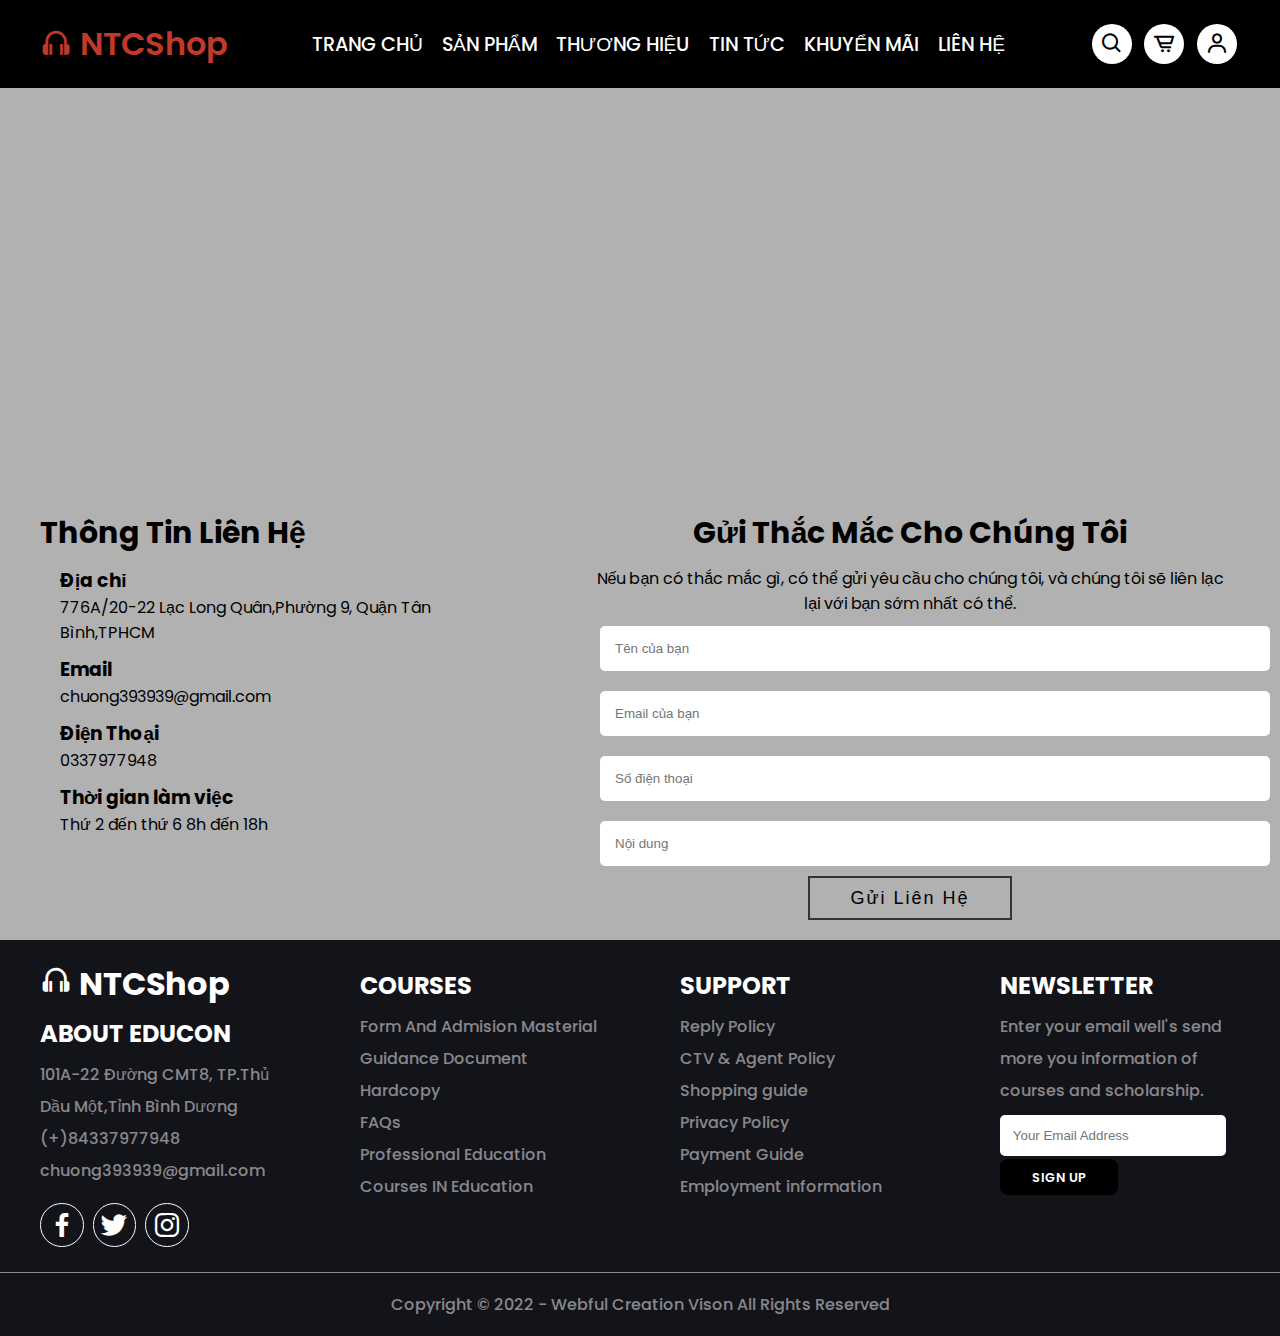
<file: lienhe.html>
<!DOCTYPE html>
<html lang="en">
<head>
    <meta charset="UTF-8">
    <meta http-equiv="X-UA-Compatible" content="IE=edge">
    <meta name="viewport" content="width=device-width, initial-scale=1.0">
    <link rel="stylesheet" href="./css/main.css">
    <link rel="stylesheet" href="./css/lienhe.css">
    <link href='https://unpkg.com/boxicons@2.1.2/css/boxicons.min.css' rel='stylesheet'>
    <link rel="stylesheet" href="https://unpkg.com/swiper@8/swiper-bundle.min.css"
/>
    <title>NTCShop</title>
</head>
<body>
    <nav>
        <div class="navbar">
            <a href="#" class="navbar_logo container">
                <i class='bx bx-headphone'></i>
                <span>NTCShop</span>
            </a>
            <ul class="menu-links container">
                <li><a href="index.html">TRANG CHỦ</a></li>
                <li class="showmenu">
                    <a href="sanpham.html">SẢN PHẨM</a>
                    <ul class="menu-links-items">
                        <li><a href="hp.html">HEADPHONE</a></li>
                        <li><a href="#">DAC/AMP</a></li>
                        <li><a href="#">DAP</a></li>
                        <li><a href="#">SPEAKER</a></li>
                        <li><a href="#">PHỤ KIỆN</a></li>
                    </ul>
                </li>
                <li><a href="thuonghieu.html">THƯƠNG HIỆU</a></li>
                <li><a href="tintuc.html">TIN TỨC</a></li>
                <li><a href="khuyenmai.html">KHUYỂN MÃI</a></li>
                <li><a href="lienhe.html">LIÊN HỆ</a></li>
            </ul>
            <div class="navbar_icon container">
                <i class='bx bx-search' id="search-icon"></i>
                <i class='bx bx-cart-alt' id="cart-icon" ></i>
                <i class='bx bx-user' id="user-icon"></i>
            </div>
            <input type="search" class="navbar_search"  placeholder="search here...">
            <div class="navbar_cart">
                <div class="cart-box">
                    <img src="./img/collec1.png" alt="">
                    <div class="content">
                        <h3>Headphone & Earbuds</h3>
                        <p><span>$219</span>$199</p>
                    </div>
                    <div class="cart-icon">
                        <i class='bx bx-x'></i>
                    </div>
                </div>

                <div class="cart-box">
                    <img src="./img/best1.jpg" alt="">
                    <div class="content">
                        <h3>Headphone & Earbuds</h3>
                        <p><span>$219</span>$199</p>
                    </div>
                    <div class="cart-icon">
                        <i class='bx bx-x'></i>
                    </div>
                </div>

                <div class="cart-box">
                    <img src="./img/collec2.png" alt="">
                    <div class="content">
                        <h3>Headphone & Earbuds</h3>
                        <p><span>$219</span>$199</p>
                    </div>
                    <div class="cart-icon">
                        <i class='bx bx-x'></i>
                    </div>
                </div>

                <div class="cart-box">
                    <img src="./img/collec3.png" alt="">
                    <div class="content">
                        <h3>Headphone & Earbuds</h3>
                        <p><span>$219</span>$199</p>
                    </div>
                    <div class="cart-icon">
                        <i class='bx bx-x'></i>
                    </div>
                </div>
                <a href="#" class="cart-btn btn">BUY NOW</a>
        </div>
    </nav>

<!-- ----------------content---------------- -->
    <div class="contact">
        <iframe class="body_map" src="https://www.google.com/maps/embed?pb=!1m18!1m12!1m3!1d3916.8905629702335!2d106.67965997320032!3d10.971632372195362!2m3!1f0!2f0!3f0!3m2!1i1024!2i768!4f13.1!3m3!1m2!1s0x3174d145e6e13e7d%3A0xadffcb92f2c88494!2zS0RDIFBow7ogSG_DoCAx!5e0!3m2!1svi!2s!4v1647617547780!5m2!1svi!2s" width="100%" height="400" style="border:0;" allowfullscreen="" loading="lazy"></iframe>
        <div class="body_content container">
            <h1 class="body-title">Thông Tin Liên Hệ</h1>
            <div class="body_content-item">
                <i class="body-icon fa-solid fa-location-dot"></i>
                <div class="content">
                    <h3>Địa chỉ</h3>
                    <p>776A/20-22 Lạc Long Quân,Phường 9, Quận Tân Bình,TPHCM</p>
                </div>
            </div>
            <div class="body_content-item">
                <i class="body-icon fa-solid fa-envelope"></i>
                <div class="content">
                    <h3>Email</h3>
                    <p>chuong393939@gmail.com</p>
                </div>
            </div>
            <div class="body_content-item">
                <i class="body-icon fa-solid fa-phone-flip"></i>
                <div class="content">
                    <h3>Điện Thoại</h3>
                    <p>0337977948</p>
                </div>
            </div>
            <div class="body_content-item">
                <i class="body-icon fa-solid fa-clock"></i>
                <div class="content">
                    <h3>Thời gian làm việc</h3>
                    <p>Thứ 2 đến thứ 6 8h đến 18h</p>
                </div>
            </div>
        </div>
        <div class="body_form container">
            <h1 class="body-title">Gửi Thắc Mắc Cho Chúng Tôi</h1>
            <p class="body_form-content">Nếu bạn có thắc mắc gì, có thể gửi yêu cầu cho chúng tôi, và chúng tôi sẽ liên lạc lại với bạn sớm nhất có thể.</p>
            <input type="text" placeholder="Tên của bạn" class="body_form--input"><br>
            <input type="text" placeholder="Email của bạn" class="body_form--input">
            <input type="text" placeholder="Số điện thoại" class="body_form--input"><br>
            <input type="text" placeholder="Nội dung" class="body_form--input"><br>
            <div class="body_form-btn">
                <a href="#"><span>Gửi Liên Hệ</span></a>
            </div>
        </div>
    </div>
<!-- ------------------------------footer------------------- -->
    <footer>
        <div class="footer container">
            <div class="footer-box">
                <a href="#" class="footer_logo">
                    <i class='bx bx-headphone'></i>
                    <span>NTCShop</span>
                </a>
                <h3>ABOUT EDUCON</h3>
                <p>
                    101A-22 Đường CMT8, TP.Thủ Dầu Một,Tỉnh Bình Dương<br>
                    (+)84337977948<br>
                    chuong393939@gmail.com<br>
                    <div class="social">
                        <i class='bx bxl-facebook'></i>
                        <i class='bx bxl-twitter' ></i>
                        <i class='bx bxl-instagram'></i>
                    </div>
                </p>
            </div>

            <div class="footer-box">
                <h3>COURSES</h3>
                <p>
                    <a href="#">Form And Admision Masterial </a>
                    <a href="#">Guidance Document</a>
                    <a href="#">Hardcopy</a>
                    <a href="#">FAQs</a>
                    <a href="#">Professional Education</a>
                    <a href="#">Courses IN Education</a>
                </p>
            </div>

            <div class="footer-box">
                <h3>SUPPORT</h3>
                <p>
                    <a href="#">Reply Policy </a>
                    <a href="#">CTV & Agent Policy</a>
                    <a href="#">Shopping guide </a>
                    <a href="#">Privacy Policy </a>
                    <a href="#"> Payment Guide </a>
                    <a href="#">Employment information </a>
                
                </p>
            </div>

            <div class="footer-box">
                <h3>NEWSLETTER</h3>
                <p>
                    Enter your email well's send more you information of courses and scholarship.
                </p>
                <input type="email" placeholder="Your Email Address"><br>
                <a href="#" class="footer-btn btn">SIGN UP</a>
            </div>
        </div>
        <p class="footer-bottom">Copyright &copy 2022 - Webful Creation  Vison All Rights Reserved</p>
    </footer>
   <!-- --------script----------- -->
   <script src="./js/main.js"></script>
</body>
</html>
</file>
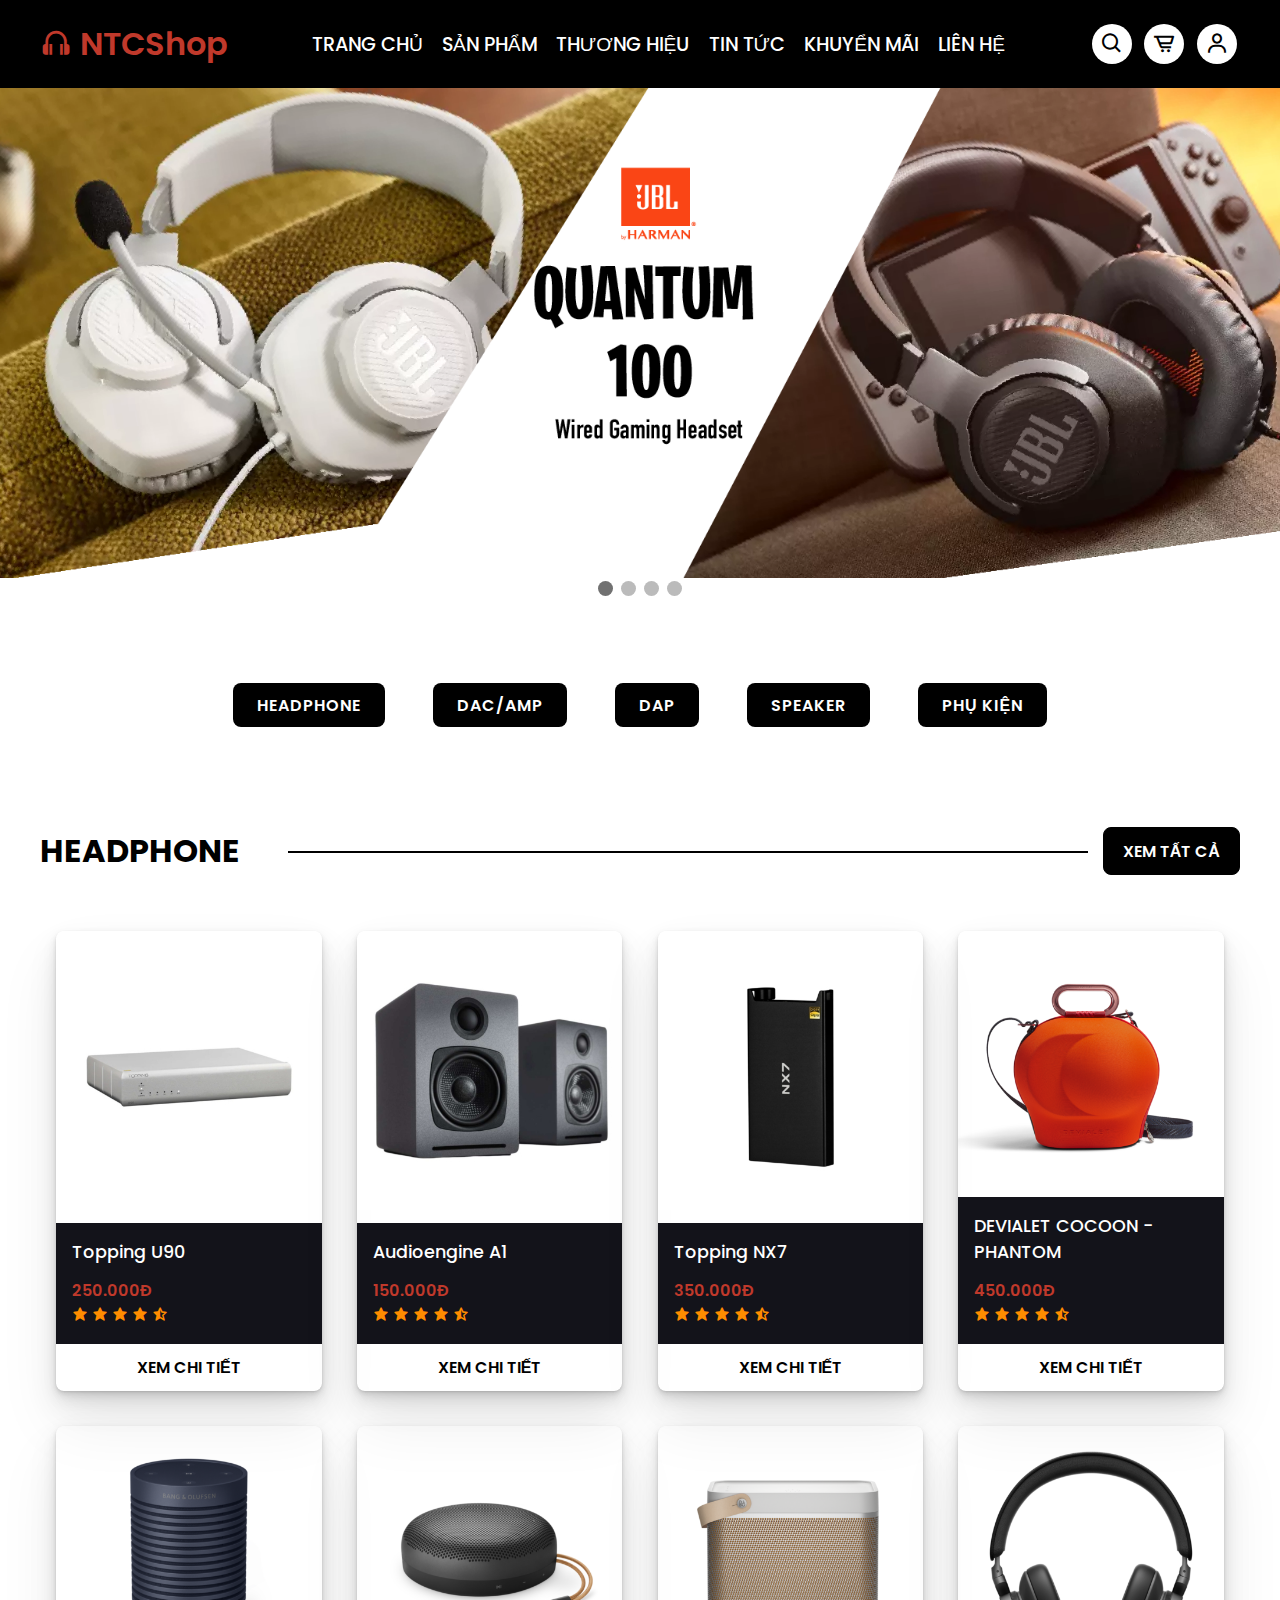
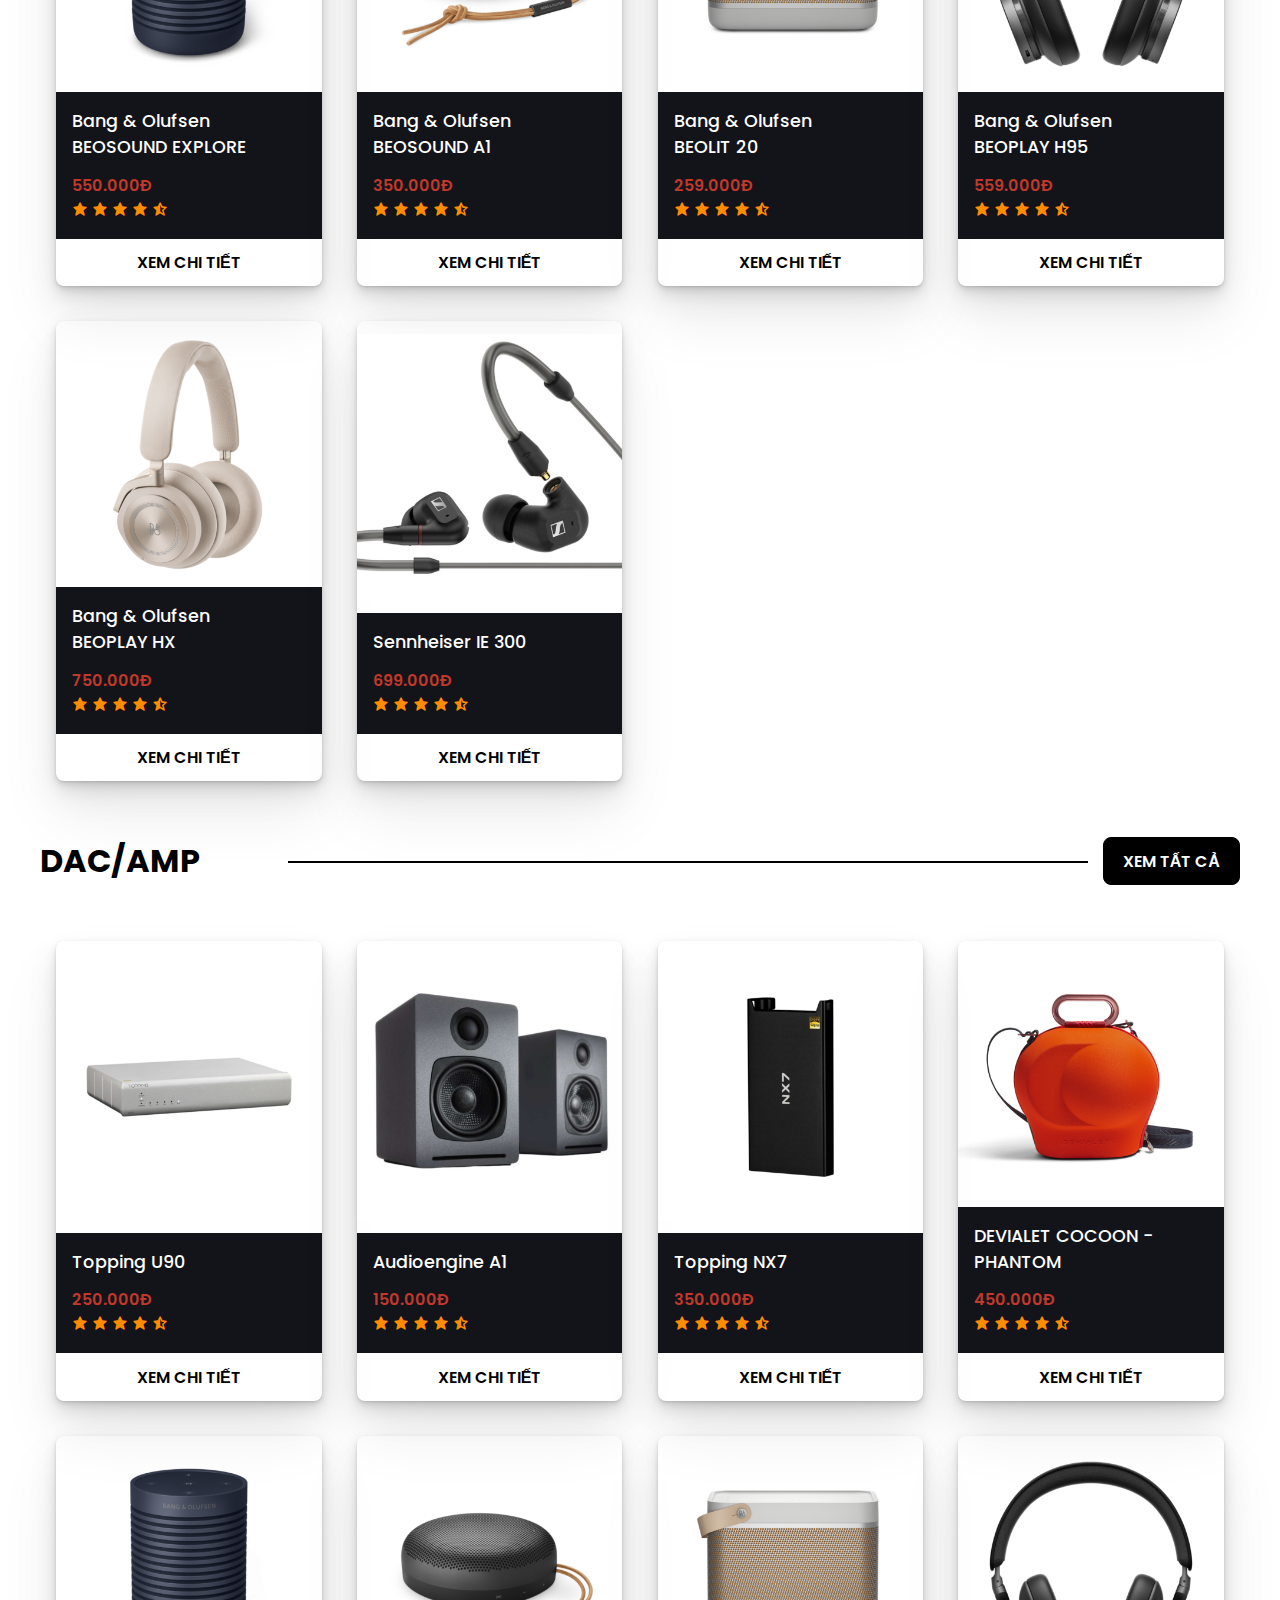
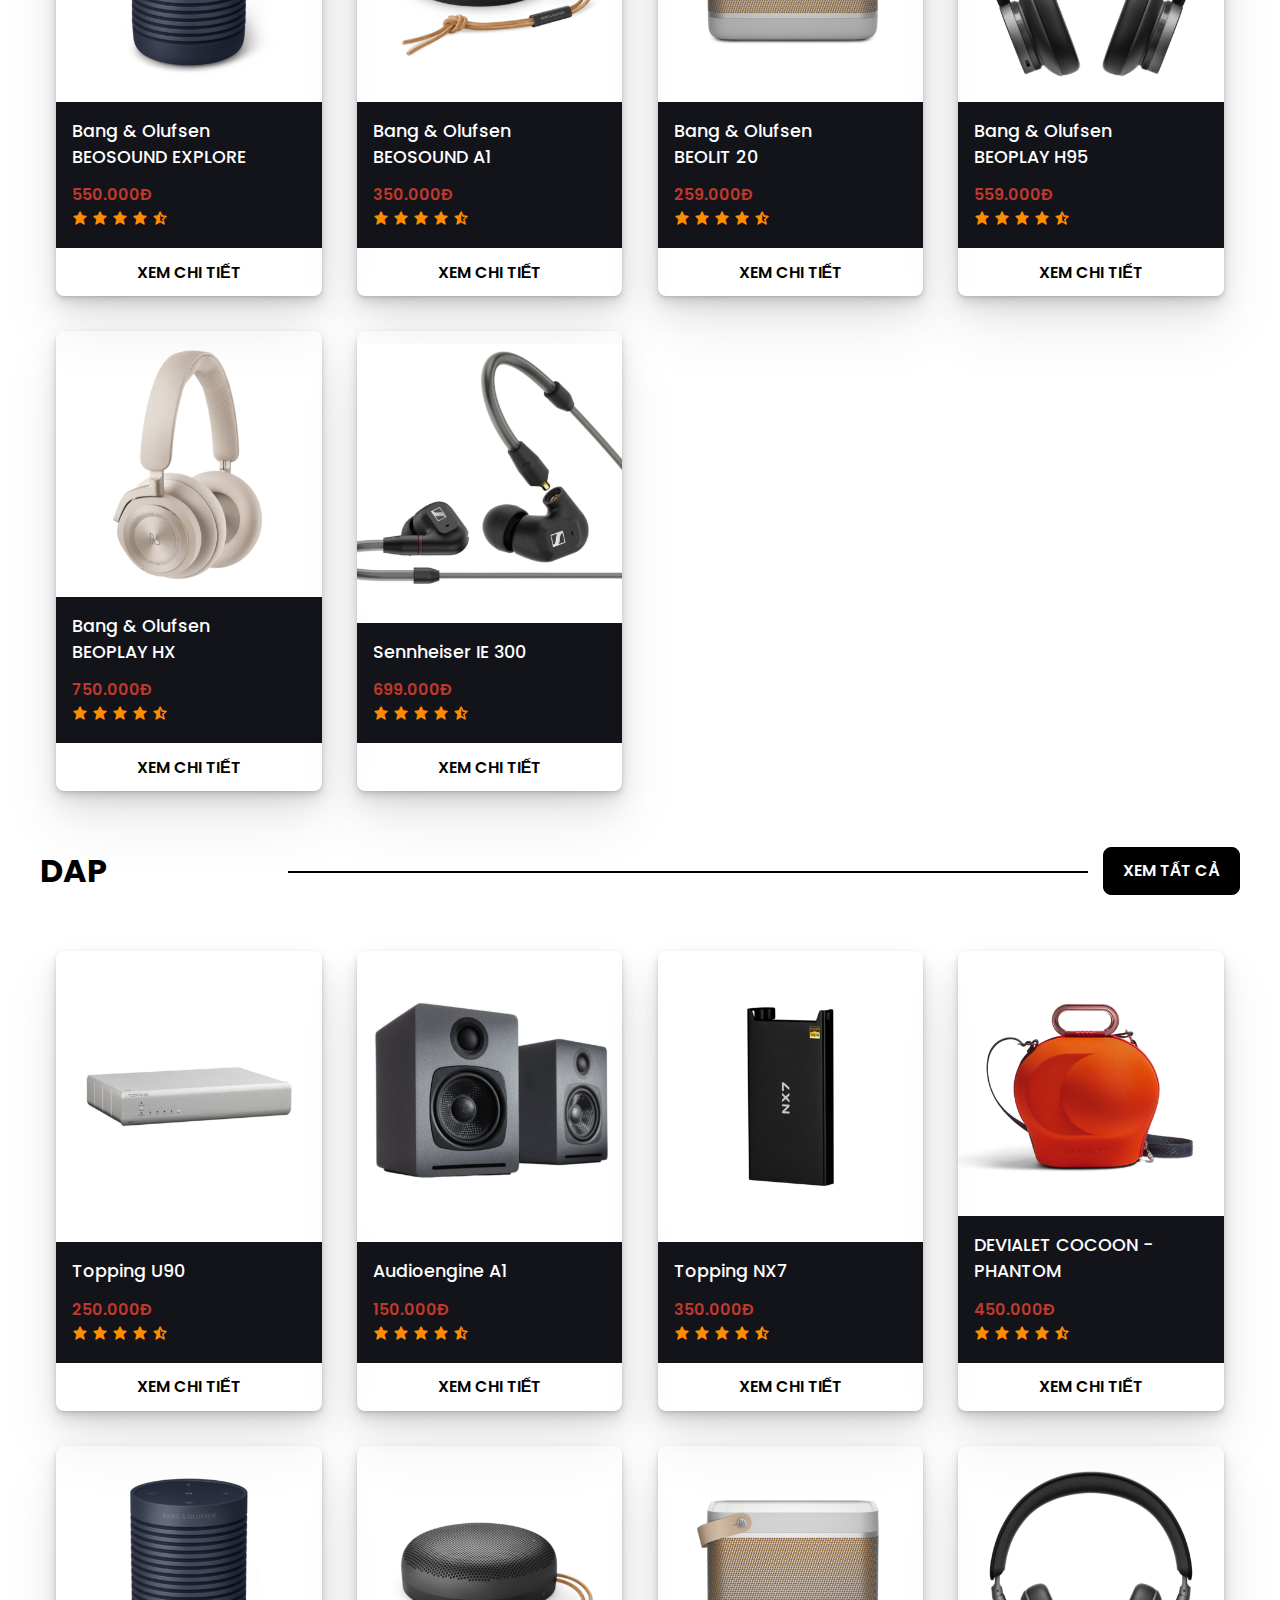
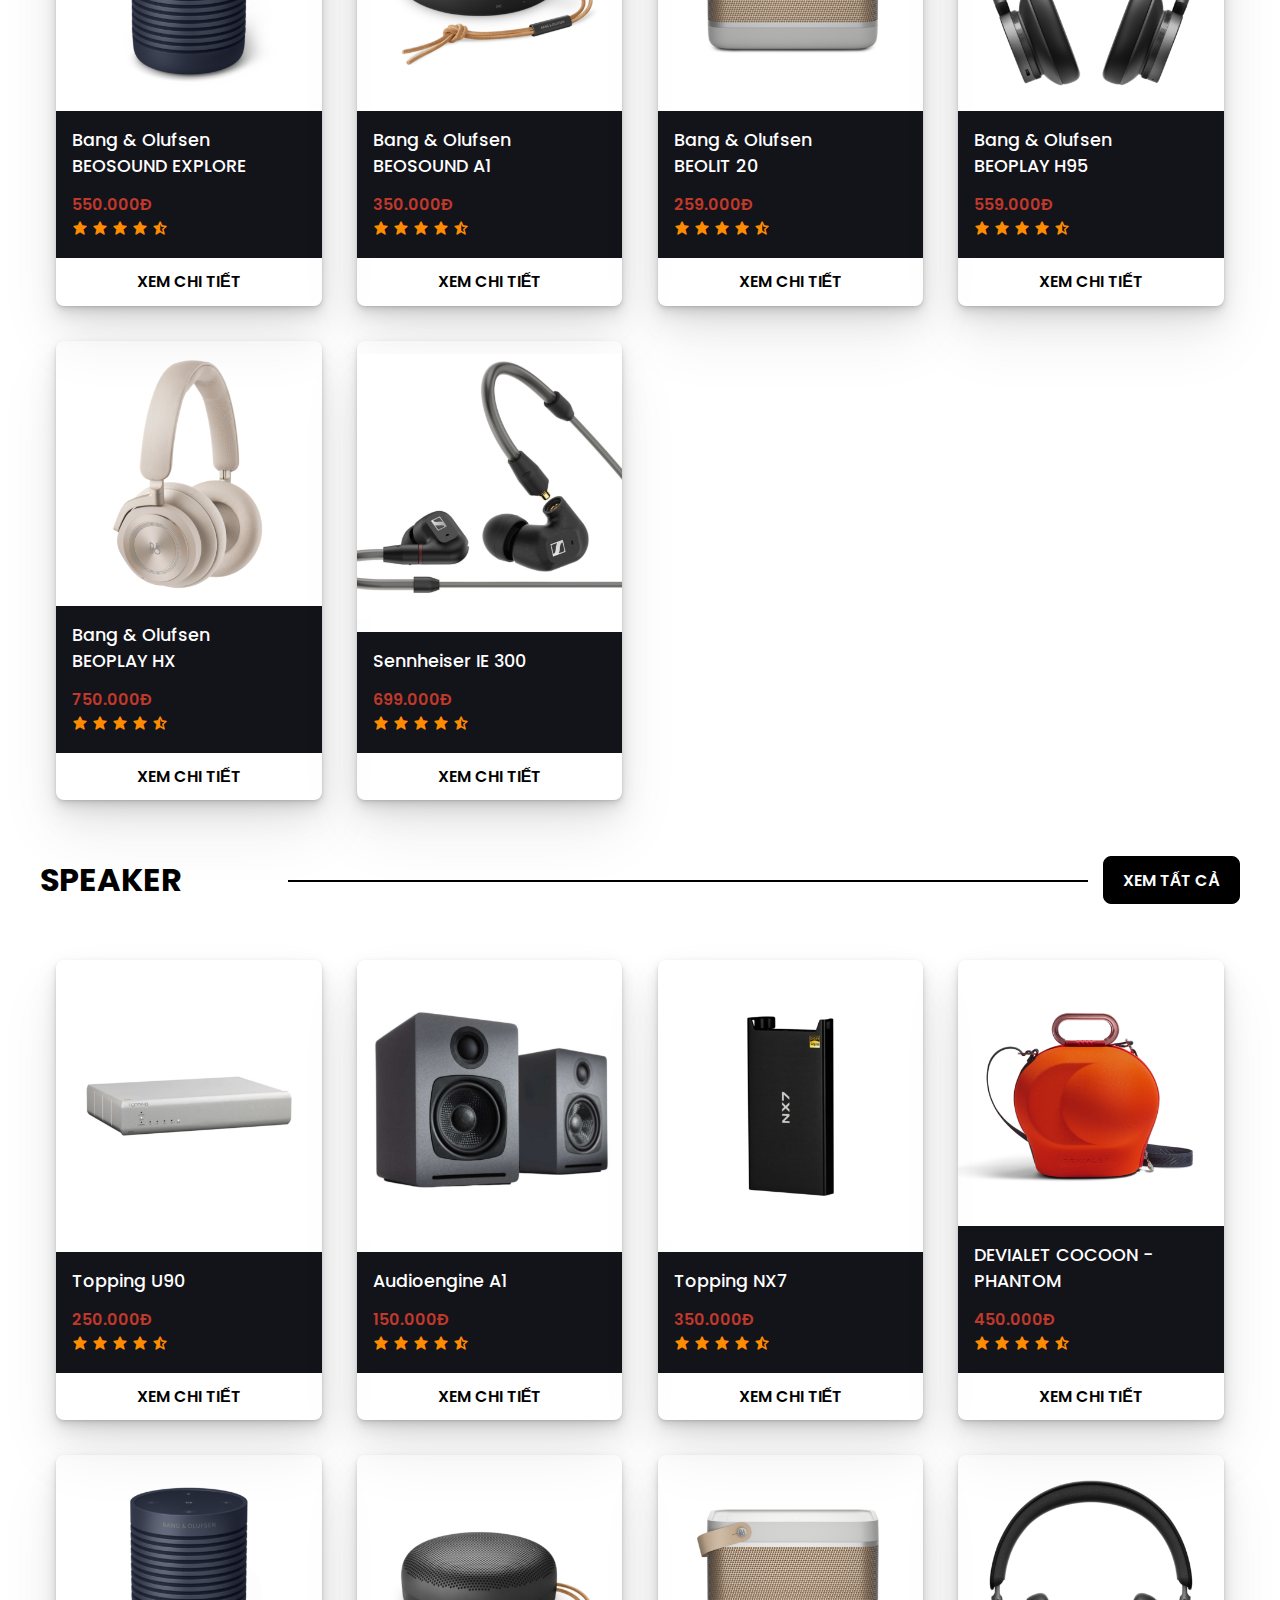
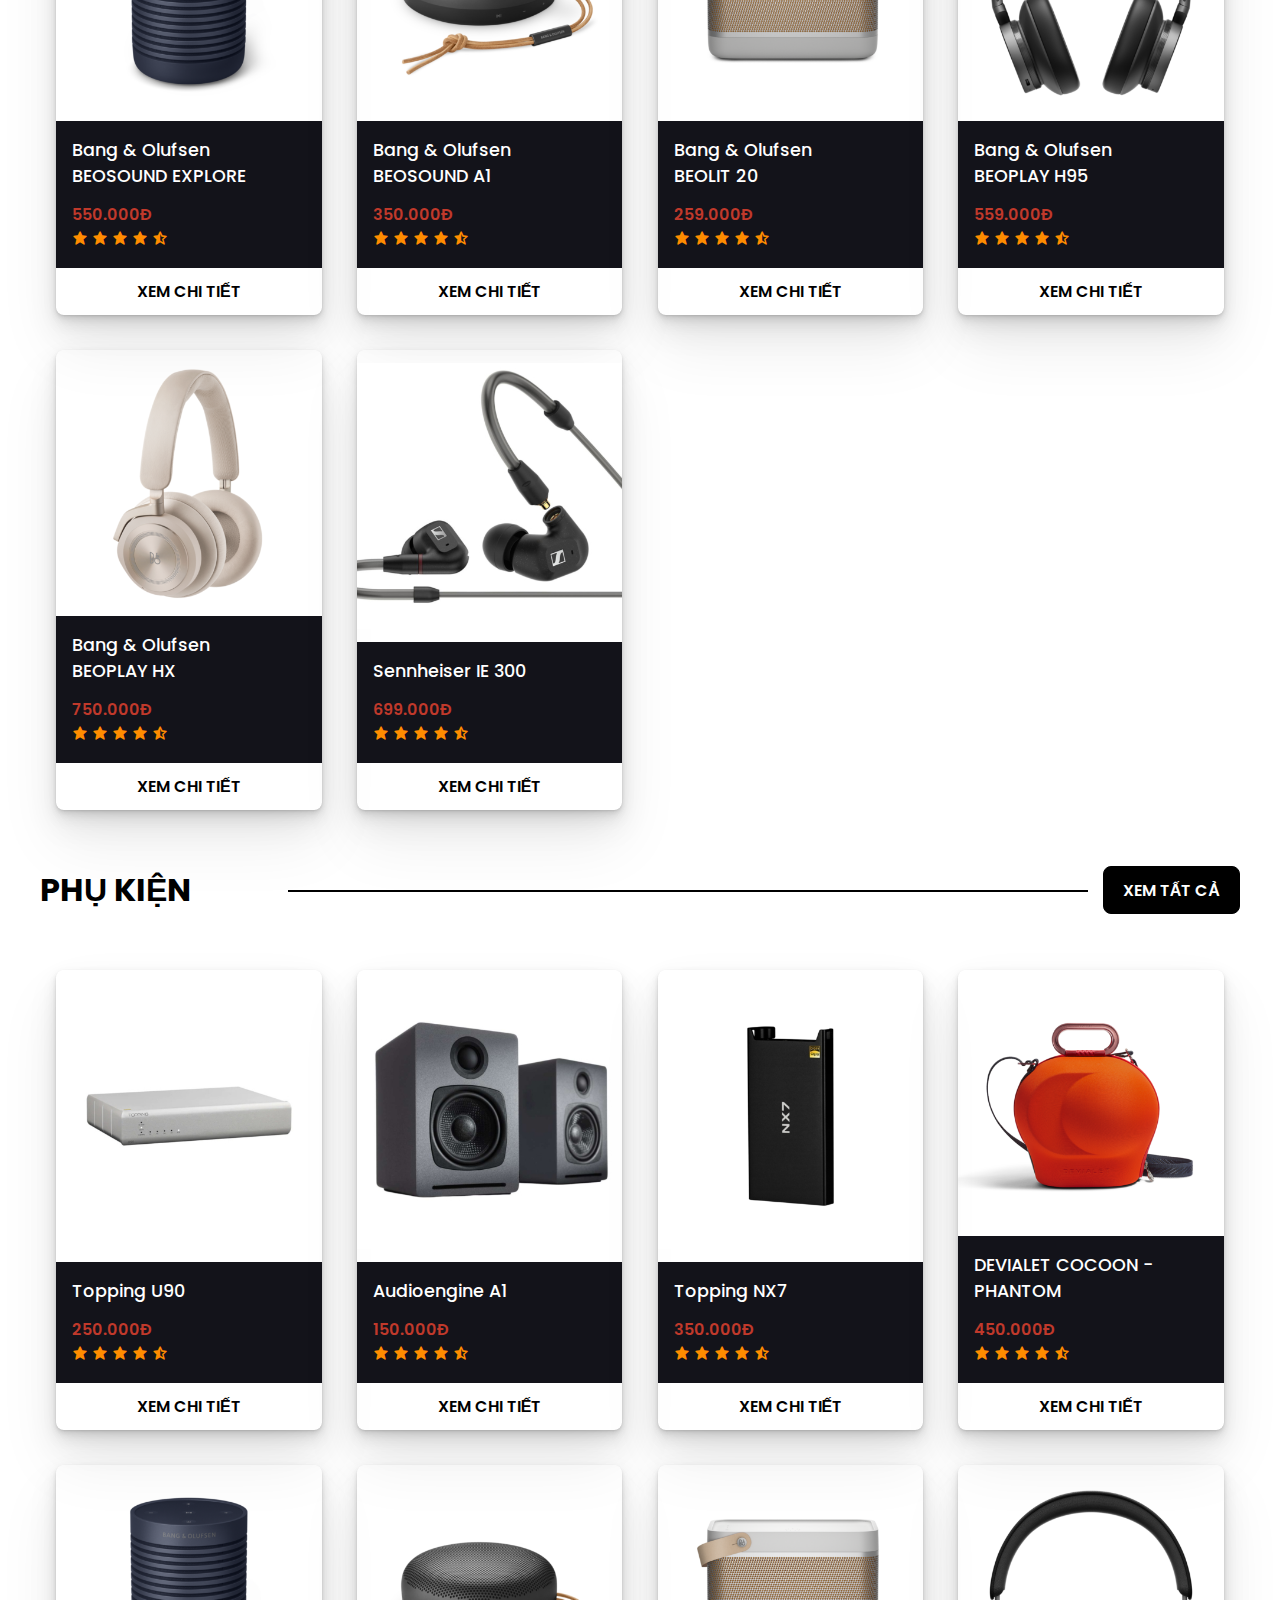
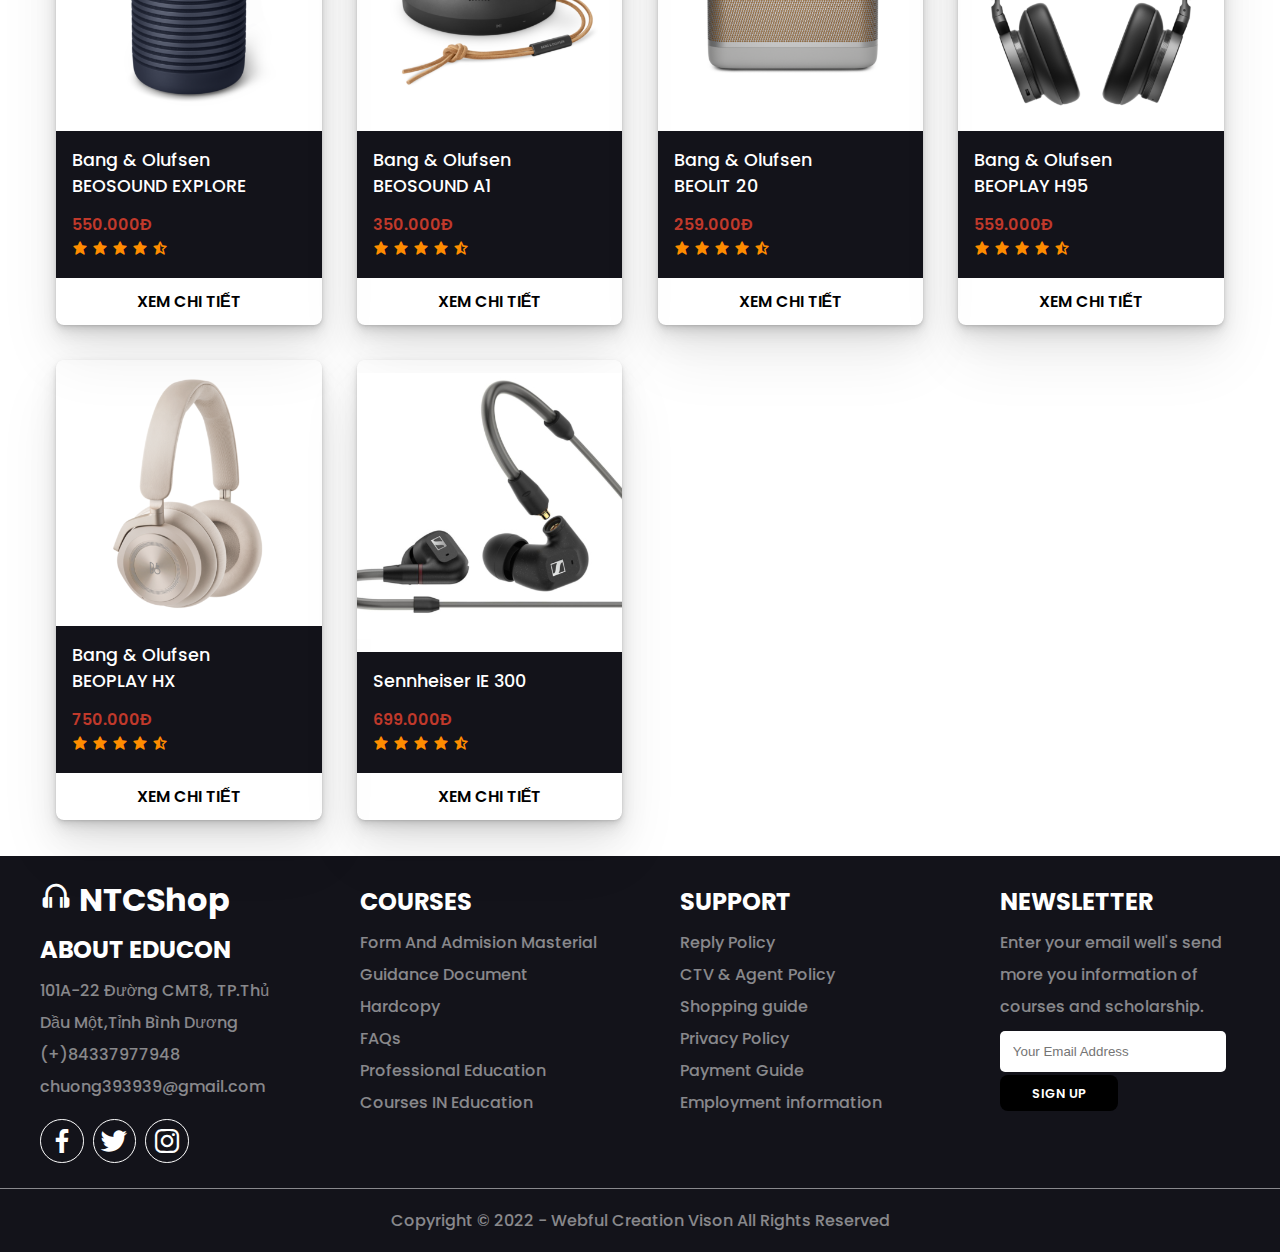
<file: sanpham.html>
<!DOCTYPE html>
<html lang="en">
<head>
    <meta charset="UTF-8">
    <meta http-equiv="X-UA-Compatible" content="IE=edge">
    <meta name="viewport" content="width=device-width, initial-scale=1.0">
    <link rel="stylesheet" href="./css/sanpham.css">
    <link rel="stylesheet" href="./css/main.css">
    <link href='https://unpkg.com/boxicons@2.1.2/css/boxicons.min.css' rel='stylesheet'>
    <link rel="stylesheet" href="https://unpkg.com/swiper@8/swiper-bundle.min.css"/>
    <title>NTCShop</title>
</head>
<body>
    <nav>
        <div class="navbar">
            <a href="#" class="navbar_logo container">
                <i class='bx bx-headphone'></i>
                <span>NTCShop</span>
            </a>
            <ul class="menu-links container">
                <li><a href="index.html">TRANG CHỦ</a></li>
                <li class="showmenu">
                    <a href="sanpham.html">SẢN PHẨM</a>
                    <ul class="menu-links-items">
                        <li><a href="hp.html">HEADPHONE</a></li>
                        <li><a href="#">DAC/AMP</a></li>
                        <li><a href="#">DAP</a></li>
                        <li><a href="#">SPEAKER</a></li>
                        <li><a href="#">PHỤ KIỆN</a></li>
                    </ul>
                </li>
                <li><a href="thuonghieu.html">THƯƠNG HIỆU</a></li>
                <li><a href="tintuc.html">TIN TỨC</a></li>
                <li><a href="khuyenmai.html">KHUYỂN MÃI</a></li>
                <li><a href="lienhe.html">LIÊN HỆ</a></li>
            </ul>
            <div class="navbar_icon container">
                <i class='bx bx-search' id="search-icon"></i>
                <i class='bx bx-cart-alt' id="cart-icon" ></i>
                <i class='bx bx-user' id="user-icon"></i>
            </div>
            <input type="search" class="navbar_search"  placeholder="search here...">
            <div class="navbar_cart">
                <div class="cart-box">
                    <img src="./img/collec1.png" alt="">
                    <div class="content">
                        <h3>Headphone & Earbuds</h3>
                        <p><span>$219</span>$199</p>
                    </div>
                    <div class="cart-icon">
                        <i class='bx bx-x'></i>
                    </div>
                </div>

                <div class="cart-box">
                    <img src="./img/best1.jpg" alt="">
                    <div class="content">
                        <h3>Headphone & Earbuds</h3>
                        <p><span>$219</span>$199</p>
                    </div>
                    <div class="cart-icon">
                        <i class='bx bx-x'></i>
                    </div>
                </div>

                <div class="cart-box">
                    <img src="./img/collec2.png" alt="">
                    <div class="content">
                        <h3>Headphone & Earbuds</h3>
                        <p><span>$219</span>$199</p>
                    </div>
                    <div class="cart-icon">
                        <i class='bx bx-x'></i>
                    </div>
                </div>

                <div class="cart-box">
                    <img src="./img/collec3.png" alt="">
                    <div class="content">
                        <h3>Headphone & Earbuds</h3>
                        <p><span>$219</span>$199</p>
                    </div>
                    <div class="cart-icon">
                        <i class='bx bx-x'></i>
                    </div>
                </div>
                <a href="#" class="cart-btn btn">BUY NOW</a>
        </div>
    </nav>
<!-- -----------------slider-------------- -->
    <div class="slideshow-container">

        <div class="mySlides fade">
            <img src="./img/slider1.png" style="width:100%">
        </div>
        
        <div class="mySlides fade">
            <img src="./img/slider2.png" style="width:100%">
        </div>
        
        <div class="mySlides fade">
            <img src="./img/silder3.png" style="width:100%">
        </div>

        <div class="mySlides fade">
            <img src="./img/slider4.png" style="width:100%">
        </div>
        
    </div>
    <div style="text-align:center">
        <span class="dot"></span> 
        <span class="dot"></span> 
        <span class="dot"></span> 
        <span class="dot"></span>
        
    </div>
<!-- -----------------headphone-------------------- -->
    <section>
        <div class="top_btn">
            <a href="#headphone" class="btn">HEADPHONE</a>
            <a href="#dac-amp" class="btn">DAC/AMP</a>
            <a href="#dap" class="btn">DAP</a>
            <a href="#speaker" class="btn">SPEAKER</a>
            <a href="#phukien" class="btn">PHỤ KIỆN</a>
        </div>
    </section>
    <section>
        <div class="heading container">
            <h1>HEADPHONE</h1>
            <a href="hp.html" class="btn">XEM TẤT CẢ</a>
        </div>
        <div class="box_container grid container" id="headphone">
            <!-- --------box1------------ -->
            <div class="box">
                <div class="box_icon">
                    <i href="#" class='bx bxs-cart-alt' ></i>
                    <i href="#" class='bx bxs-heart' ></i>
                </div>
                <div class="box_img">
                    <img src="./img/mn1.jpg" alt="">
                </div>
                <div class="box_content">
                    <p>Topping U90</p>
                    <span>250.000Đ</span>
                    <div class="box_content-icon">
                        <i class='bx bxs-star'></i>
                        <i class='bx bxs-star'></i>
                        <i class='bx bxs-star'></i>
                        <i class='bx bxs-star'></i>
                        <i class='bx bxs-star-half'></i>
                    </div>
                </div>
                <div class="box_btn">
                    <a href="#" class="btn">xem chi tiết</a>
                </div>
            </div>
             <!-- --------box2------------ -->
             <div class="box">
                <div class="box_icon">
                    <i href="#" class='bx bxs-cart-alt' ></i>
                    <i href="#" class='bx bxs-heart' ></i>
                </div>
                <div class="box_img">
                    <img src="./img/mn2.jpg" alt="">
                </div>
                <div class="box_content">
                    <p>Audioengine A1</p>
                    <span>150.000Đ</span>
                    <div class="box_content-icon">
                        <i class='bx bxs-star'></i>
                        <i class='bx bxs-star'></i>
                        <i class='bx bxs-star'></i>
                        <i class='bx bxs-star'></i>
                        <i class='bx bxs-star-half'></i>
                    </div>
                </div>
                <div class="box_btn">
                    <a href="#" class="btn">xem chi tiết</a>
                </div>
            </div>
             <!-- --------box3------------ -->
             <div class="box">
                <div class="box_icon">
                    <i href="#" class='bx bxs-cart-alt' ></i>
                    <i href="#" class='bx bxs-heart' ></i>
                </div>
                <div class="box_img">
                    <img src="./img/mn3.jpg" alt="">
                </div>
                <div class="box_content">
                    <p>Topping NX7</p>
                    <span>350.000Đ</span>
                    <div class="box_content-icon">
                        <i class='bx bxs-star'></i>
                        <i class='bx bxs-star'></i>
                        <i class='bx bxs-star'></i>
                        <i class='bx bxs-star'></i>
                        <i class='bx bxs-star-half'></i>
                    </div>
                </div>
                <div class="box_btn">
                    <a href="#" class="btn">xem chi tiết</a>
                </div>
            </div>
             <!-- --------box4------------ -->
             <div class="box">
                <div class="box_icon">
                    <i href="#" class='bx bxs-cart-alt' ></i>
                    <i href="#" class='bx bxs-heart' ></i>
                </div>
                <div class="box_img">
                    <img src="./img/mn4.png" alt="">
                </div>
                <div class="box_content">
                    <p>DEVIALET COCOON - PHANTOM</p>
                    <span>450.000Đ</span>
                    <div class="box_content-icon">
                        <i class='bx bxs-star'></i>
                        <i class='bx bxs-star'></i>
                        <i class='bx bxs-star'></i>
                        <i class='bx bxs-star'></i>
                        <i class='bx bxs-star-half'></i>
                    </div>
                </div>
                <div class="box_btn">
                    <a href="#" class="btn">xem chi tiết</a>
                </div>
            </div>
             <!-- --------box5------------ -->
             <div class="box">
                <div class="box_icon">
                    <i href="#" class='bx bxs-cart-alt' ></i>
                    <i href="#" class='bx bxs-heart' ></i>
                </div>
                <div class="box_img">
                    <img src="./img/mn5.png" alt="">
                </div>
                <div class="box_content">
                    <p>Bang & Olufsen BEOSOUND EXPLORE</p>
                    <span>550.000Đ</span>
                    <div class="box_content-icon">
                        <i class='bx bxs-star'></i>
                        <i class='bx bxs-star'></i>
                        <i class='bx bxs-star'></i>
                        <i class='bx bxs-star'></i>
                        <i class='bx bxs-star-half'></i>
                    </div>
                </div>
                <div class="box_btn">
                    <a href="#" class="btn">xem chi tiết</a>
                </div>
            </div>
             <!-- --------box6------------ -->
             <div class="box">
                <div class="box_icon">
                    <i href="#" class='bx bxs-cart-alt' ></i>
                    <i href="#" class='bx bxs-heart' ></i>
                </div>
                <div class="box_img">
                    <img src="./img/mn6.png" alt="">
                </div>
                <div class="box_content">
                    <p>Bang & Olufsen BEOSOUND A1</p>
                    <span>350.000Đ</span>
                    <div class="box_content-icon">
                        <i class='bx bxs-star'></i>
                        <i class='bx bxs-star'></i>
                        <i class='bx bxs-star'></i>
                        <i class='bx bxs-star'></i>
                        <i class='bx bxs-star-half'></i>
                    </div>
                </div>
                <div class="box_btn">
                    <a href="#" class="btn">xem chi tiết</a>
                </div>
            </div>
             <!-- --------box7------------ -->
             <div class="box">
                <div class="box_icon">
                    <i href="#" class='bx bxs-cart-alt' ></i>
                    <i href="#" class='bx bxs-heart' ></i>
                </div>
                <div class="box_img">
                    <img src="./img/mn7.png" alt="">
                </div>
                <div class="box_content">
                    <p>Bang & Olufsen BEOLIT 20</p>
                    <span>259.000Đ</span>
                    <div class="box_content-icon">
                        <i class='bx bxs-star'></i>
                        <i class='bx bxs-star'></i>
                        <i class='bx bxs-star'></i>
                        <i class='bx bxs-star'></i>
                        <i class='bx bxs-star-half'></i>
                    </div>
                </div>
                <div class="box_btn">
                    <a href="#" class="btn">xem chi tiết</a>
                </div>
            </div>
             <!-- --------box8------------ -->
             <div class="box">
                <div class="box_icon">
                    <i href="#" class='bx bxs-cart-alt' ></i>
                    <i href="#" class='bx bxs-heart' ></i>
                </div>
                <div class="box_img">
                    <img src="./img/mn8.png" alt="">
                </div>
                <div class="box_content">
                    <p>Bang & Olufsen BEOPLAY H95</p>
                    <span>559.000Đ</span>
                    <div class="box_content-icon">
                        <i class='bx bxs-star'></i>
                        <i class='bx bxs-star'></i>
                        <i class='bx bxs-star'></i>
                        <i class='bx bxs-star'></i>
                        <i class='bx bxs-star-half'></i>
                    </div>
                </div>
                <div class="box_btn">
                    <a href="#" class="btn">xem chi tiết</a>
                </div>
            </div>
             <!-- --------box9------------ -->
             <div class="box">
                <div class="box_icon">
                    <i href="#" class='bx bxs-cart-alt' ></i>
                    <i href="#" class='bx bxs-heart' ></i>
                </div>
                <div class="box_img">
                    <img src="./img/mn9.png" alt="">
                </div>
                <div class="box_content">
                    <p>Bang & Olufsen BEOPLAY HX</p>
                    <span>750.000Đ</span>
                    <div class="box_content-icon">
                        <i class='bx bxs-star'></i>
                        <i class='bx bxs-star'></i>
                        <i class='bx bxs-star'></i>
                        <i class='bx bxs-star'></i>
                        <i class='bx bxs-star-half'></i>
                    </div>
                </div>
                <div class="box_btn">
                    <a href="#" class="btn">xem chi tiết</a>
                </div>
            </div>
             <!-- --------box10------------ -->
             <div class="box">
                <div class="box_icon">
                    <i href="#" class='bx bxs-cart-alt' ></i>
                    <i href="#" class='bx bxs-heart' ></i>
                </div>
                <div class="box_img">
                    <img src="./img/nb7.jpg" alt="">
                </div>
                <div class="box_content">
                    <p>Sennheiser IE 300</p>
                    <span>699.000Đ</span>
                    <div class="box_content-icon">
                        <i class='bx bxs-star'></i>
                        <i class='bx bxs-star'></i>
                        <i class='bx bxs-star'></i>
                        <i class='bx bxs-star'></i>
                        <i class='bx bxs-star-half'></i>
                    </div>
                </div>
                <div class="box_btn">
                    <a href="#" class="btn">xem chi tiết</a>
                </div>
            </div>
        </div>
    </section>
<!-- ------------------------DAC/AMP------------------- -->
    <section>
        <div class="heading container" id="dac-amp">
            <h1>DAC/AMP</h1>
            <a href="dac-amp.html" class="btn">XEM TẤT CẢ</a>
        </div>
        <div class="box_container grid container">
            <!-- --------box1------------ -->
            <div class="box">
                <div class="box_icon">
                    <i href="#" class='bx bxs-cart-alt' ></i>
                    <i href="#" class='bx bxs-heart' ></i>
                </div>
                <div class="box_img">
                    <img src="./img/mn1.jpg" alt="">
                </div>
                <div class="box_content">
                    <p>Topping U90</p>
                    <span>250.000Đ</span>
                    <div class="box_content-icon">
                        <i class='bx bxs-star'></i>
                        <i class='bx bxs-star'></i>
                        <i class='bx bxs-star'></i>
                        <i class='bx bxs-star'></i>
                        <i class='bx bxs-star-half'></i>
                    </div>
                </div>
                <div class="box_btn">
                    <a href="#" class="btn">xem chi tiết</a>
                </div>
            </div>
             <!-- --------box2------------ -->
             <div class="box">
                <div class="box_icon">
                    <i href="#" class='bx bxs-cart-alt' ></i>
                    <i href="#" class='bx bxs-heart' ></i>
                </div>
                <div class="box_img">
                    <img src="./img/mn2.jpg" alt="">
                </div>
                <div class="box_content">
                    <p>Audioengine A1</p>
                    <span>150.000Đ</span>
                    <div class="box_content-icon">
                        <i class='bx bxs-star'></i>
                        <i class='bx bxs-star'></i>
                        <i class='bx bxs-star'></i>
                        <i class='bx bxs-star'></i>
                        <i class='bx bxs-star-half'></i>
                    </div>
                </div>
                <div class="box_btn">
                    <a href="#" class="btn">xem chi tiết</a>
                </div>
            </div>
             <!-- --------box3------------ -->
             <div class="box">
                <div class="box_icon">
                    <i href="#" class='bx bxs-cart-alt' ></i>
                    <i href="#" class='bx bxs-heart' ></i>
                </div>
                <div class="box_img">
                    <img src="./img/mn3.jpg" alt="">
                </div>
                <div class="box_content">
                    <p>Topping NX7</p>
                    <span>350.000Đ</span>
                    <div class="box_content-icon">
                        <i class='bx bxs-star'></i>
                        <i class='bx bxs-star'></i>
                        <i class='bx bxs-star'></i>
                        <i class='bx bxs-star'></i>
                        <i class='bx bxs-star-half'></i>
                    </div>
                </div>
                <div class="box_btn">
                    <a href="#" class="btn">xem chi tiết</a>
                </div>
            </div>
             <!-- --------box4------------ -->
             <div class="box">
                <div class="box_icon">
                    <i href="#" class='bx bxs-cart-alt' ></i>
                    <i href="#" class='bx bxs-heart' ></i>
                </div>
                <div class="box_img">
                    <img src="./img/mn4.png" alt="">
                </div>
                <div class="box_content">
                    <p>DEVIALET COCOON - PHANTOM</p>
                    <span>450.000Đ</span>
                    <div class="box_content-icon">
                        <i class='bx bxs-star'></i>
                        <i class='bx bxs-star'></i>
                        <i class='bx bxs-star'></i>
                        <i class='bx bxs-star'></i>
                        <i class='bx bxs-star-half'></i>
                    </div>
                </div>
                <div class="box_btn">
                    <a href="#" class="btn">xem chi tiết</a>
                </div>
            </div>
             <!-- --------box5------------ -->
             <div class="box">
                <div class="box_icon">
                    <i href="#" class='bx bxs-cart-alt' ></i>
                    <i href="#" class='bx bxs-heart' ></i>
                </div>
                <div class="box_img">
                    <img src="./img/mn5.png" alt="">
                </div>
                <div class="box_content">
                    <p>Bang & Olufsen BEOSOUND EXPLORE</p>
                    <span>550.000Đ</span>
                    <div class="box_content-icon">
                        <i class='bx bxs-star'></i>
                        <i class='bx bxs-star'></i>
                        <i class='bx bxs-star'></i>
                        <i class='bx bxs-star'></i>
                        <i class='bx bxs-star-half'></i>
                    </div>
                </div>
                <div class="box_btn">
                    <a href="#" class="btn">xem chi tiết</a>
                </div>
            </div>
             <!-- --------box6------------ -->
             <div class="box">
                <div class="box_icon">
                    <i href="#" class='bx bxs-cart-alt' ></i>
                    <i href="#" class='bx bxs-heart' ></i>
                </div>
                <div class="box_img">
                    <img src="./img/mn6.png" alt="">
                </div>
                <div class="box_content">
                    <p>Bang & Olufsen BEOSOUND A1</p>
                    <span>350.000Đ</span>
                    <div class="box_content-icon">
                        <i class='bx bxs-star'></i>
                        <i class='bx bxs-star'></i>
                        <i class='bx bxs-star'></i>
                        <i class='bx bxs-star'></i>
                        <i class='bx bxs-star-half'></i>
                    </div>
                </div>
                <div class="box_btn">
                    <a href="#" class="btn">xem chi tiết</a>
                </div>
            </div>
             <!-- --------box7------------ -->
             <div class="box">
                <div class="box_icon">
                    <i href="#" class='bx bxs-cart-alt' ></i>
                    <i href="#" class='bx bxs-heart' ></i>
                </div>
                <div class="box_img">
                    <img src="./img/mn7.png" alt="">
                </div>
                <div class="box_content">
                    <p>Bang & Olufsen BEOLIT 20</p>
                    <span>259.000Đ</span>
                    <div class="box_content-icon">
                        <i class='bx bxs-star'></i>
                        <i class='bx bxs-star'></i>
                        <i class='bx bxs-star'></i>
                        <i class='bx bxs-star'></i>
                        <i class='bx bxs-star-half'></i>
                    </div>
                </div>
                <div class="box_btn">
                    <a href="#" class="btn">xem chi tiết</a>
                </div>
            </div>
             <!-- --------box8------------ -->
             <div class="box">
                <div class="box_icon">
                    <i href="#" class='bx bxs-cart-alt' ></i>
                    <i href="#" class='bx bxs-heart' ></i>
                </div>
                <div class="box_img">
                    <img src="./img/mn8.png" alt="">
                </div>
                <div class="box_content">
                    <p>Bang & Olufsen BEOPLAY H95</p>
                    <span>559.000Đ</span>
                    <div class="box_content-icon">
                        <i class='bx bxs-star'></i>
                        <i class='bx bxs-star'></i>
                        <i class='bx bxs-star'></i>
                        <i class='bx bxs-star'></i>
                        <i class='bx bxs-star-half'></i>
                    </div>
                </div>
                <div class="box_btn">
                    <a href="#" class="btn">xem chi tiết</a>
                </div>
            </div>
             <!-- --------box9------------ -->
             <div class="box">
                <div class="box_icon">
                    <i href="#" class='bx bxs-cart-alt' ></i>
                    <i href="#" class='bx bxs-heart' ></i>
                </div>
                <div class="box_img">
                    <img src="./img/mn9.png" alt="">
                </div>
                <div class="box_content">
                    <p>Bang & Olufsen BEOPLAY HX</p>
                    <span>750.000Đ</span>
                    <div class="box_content-icon">
                        <i class='bx bxs-star'></i>
                        <i class='bx bxs-star'></i>
                        <i class='bx bxs-star'></i>
                        <i class='bx bxs-star'></i>
                        <i class='bx bxs-star-half'></i>
                    </div>
                </div>
                <div class="box_btn">
                    <a href="#" class="btn">xem chi tiết</a>
                </div>
            </div>
             <!-- --------box10------------ -->
             <div class="box">
                <div class="box_icon">
                    <i href="#" class='bx bxs-cart-alt' ></i>
                    <i href="#" class='bx bxs-heart' ></i>
                </div>
                <div class="box_img">
                    <img src="./img/nb7.jpg" alt="">
                </div>
                <div class="box_content">
                    <p>Sennheiser IE 300</p>
                    <span>699.000Đ</span>
                    <div class="box_content-icon">
                        <i class='bx bxs-star'></i>
                        <i class='bx bxs-star'></i>
                        <i class='bx bxs-star'></i>
                        <i class='bx bxs-star'></i>
                        <i class='bx bxs-star-half'></i>
                    </div>
                </div>
                <div class="box_btn">
                    <a href="#" class="btn">xem chi tiết</a>
                </div>
            </div>
        </div>
    </section>
    <!-- ------------------------DAP------------------- -->
    <section>
        <div class="heading container" id="dap">
            <h1>DAP</h1>
            <a href="dap.html" class="btn">XEM TẤT CẢ</a>
        </div>
        <div class="box_container grid container">
            <!-- --------box1------------ -->
            <div class="box">
                <div class="box_icon">
                    <i href="#" class='bx bxs-cart-alt' ></i>
                    <i href="#" class='bx bxs-heart' ></i>
                </div>
                <div class="box_img">
                    <img src="./img/mn1.jpg" alt="">
                </div>
                <div class="box_content">
                    <p>Topping U90</p>
                    <span>250.000Đ</span>
                    <div class="box_content-icon">
                        <i class='bx bxs-star'></i>
                        <i class='bx bxs-star'></i>
                        <i class='bx bxs-star'></i>
                        <i class='bx bxs-star'></i>
                        <i class='bx bxs-star-half'></i>
                    </div>
                </div>
                <div class="box_btn">
                    <a href="#" class="btn">xem chi tiết</a>
                </div>
            </div>
             <!-- --------box2------------ -->
             <div class="box">
                <div class="box_icon">
                    <i href="#" class='bx bxs-cart-alt' ></i>
                    <i href="#" class='bx bxs-heart' ></i>
                </div>
                <div class="box_img">
                    <img src="./img/mn2.jpg" alt="">
                </div>
                <div class="box_content">
                    <p>Audioengine A1</p>
                    <span>150.000Đ</span>
                    <div class="box_content-icon">
                        <i class='bx bxs-star'></i>
                        <i class='bx bxs-star'></i>
                        <i class='bx bxs-star'></i>
                        <i class='bx bxs-star'></i>
                        <i class='bx bxs-star-half'></i>
                    </div>
                </div>
                <div class="box_btn">
                    <a href="#" class="btn">xem chi tiết</a>
                </div>
            </div>
             <!-- --------box3------------ -->
             <div class="box">
                <div class="box_icon">
                    <i href="#" class='bx bxs-cart-alt' ></i>
                    <i href="#" class='bx bxs-heart' ></i>
                </div>
                <div class="box_img">
                    <img src="./img/mn3.jpg" alt="">
                </div>
                <div class="box_content">
                    <p>Topping NX7</p>
                    <span>350.000Đ</span>
                    <div class="box_content-icon">
                        <i class='bx bxs-star'></i>
                        <i class='bx bxs-star'></i>
                        <i class='bx bxs-star'></i>
                        <i class='bx bxs-star'></i>
                        <i class='bx bxs-star-half'></i>
                    </div>
                </div>
                <div class="box_btn">
                    <a href="#" class="btn">xem chi tiết</a>
                </div>
            </div>
             <!-- --------box4------------ -->
             <div class="box">
                <div class="box_icon">
                    <i href="#" class='bx bxs-cart-alt' ></i>
                    <i href="#" class='bx bxs-heart' ></i>
                </div>
                <div class="box_img">
                    <img src="./img/mn4.png" alt="">
                </div>
                <div class="box_content">
                    <p>DEVIALET COCOON - PHANTOM</p>
                    <span>450.000Đ</span>
                    <div class="box_content-icon">
                        <i class='bx bxs-star'></i>
                        <i class='bx bxs-star'></i>
                        <i class='bx bxs-star'></i>
                        <i class='bx bxs-star'></i>
                        <i class='bx bxs-star-half'></i>
                    </div>
                </div>
                <div class="box_btn">
                    <a href="#" class="btn">xem chi tiết</a>
                </div>
            </div>
             <!-- --------box5------------ -->
             <div class="box">
                <div class="box_icon">
                    <i href="#" class='bx bxs-cart-alt' ></i>
                    <i href="#" class='bx bxs-heart' ></i>
                </div>
                <div class="box_img">
                    <img src="./img/mn5.png" alt="">
                </div>
                <div class="box_content">
                    <p>Bang & Olufsen BEOSOUND EXPLORE</p>
                    <span>550.000Đ</span>
                    <div class="box_content-icon">
                        <i class='bx bxs-star'></i>
                        <i class='bx bxs-star'></i>
                        <i class='bx bxs-star'></i>
                        <i class='bx bxs-star'></i>
                        <i class='bx bxs-star-half'></i>
                    </div>
                </div>
                <div class="box_btn">
                    <a href="#" class="btn">xem chi tiết</a>
                </div>
            </div>
             <!-- --------box6------------ -->
             <div class="box">
                <div class="box_icon">
                    <i href="#" class='bx bxs-cart-alt' ></i>
                    <i href="#" class='bx bxs-heart' ></i>
                </div>
                <div class="box_img">
                    <img src="./img/mn6.png" alt="">
                </div>
                <div class="box_content">
                    <p>Bang & Olufsen BEOSOUND A1</p>
                    <span>350.000Đ</span>
                    <div class="box_content-icon">
                        <i class='bx bxs-star'></i>
                        <i class='bx bxs-star'></i>
                        <i class='bx bxs-star'></i>
                        <i class='bx bxs-star'></i>
                        <i class='bx bxs-star-half'></i>
                    </div>
                </div>
                <div class="box_btn">
                    <a href="#" class="btn">xem chi tiết</a>
                </div>
            </div>
             <!-- --------box7------------ -->
             <div class="box">
                <div class="box_icon">
                    <i href="#" class='bx bxs-cart-alt' ></i>
                    <i href="#" class='bx bxs-heart' ></i>
                </div>
                <div class="box_img">
                    <img src="./img/mn7.png" alt="">
                </div>
                <div class="box_content">
                    <p>Bang & Olufsen BEOLIT 20</p>
                    <span>259.000Đ</span>
                    <div class="box_content-icon">
                        <i class='bx bxs-star'></i>
                        <i class='bx bxs-star'></i>
                        <i class='bx bxs-star'></i>
                        <i class='bx bxs-star'></i>
                        <i class='bx bxs-star-half'></i>
                    </div>
                </div>
                <div class="box_btn">
                    <a href="#" class="btn">xem chi tiết</a>
                </div>
            </div>
             <!-- --------box8------------ -->
             <div class="box">
                <div class="box_icon">
                    <i href="#" class='bx bxs-cart-alt' ></i>
                    <i href="#" class='bx bxs-heart' ></i>
                </div>
                <div class="box_img">
                    <img src="./img/mn8.png" alt="">
                </div>
                <div class="box_content">
                    <p>Bang & Olufsen BEOPLAY H95</p>
                    <span>559.000Đ</span>
                    <div class="box_content-icon">
                        <i class='bx bxs-star'></i>
                        <i class='bx bxs-star'></i>
                        <i class='bx bxs-star'></i>
                        <i class='bx bxs-star'></i>
                        <i class='bx bxs-star-half'></i>
                    </div>
                </div>
                <div class="box_btn">
                    <a href="#" class="btn">xem chi tiết</a>
                </div>
            </div>
             <!-- --------box9------------ -->
             <div class="box">
                <div class="box_icon">
                    <i href="#" class='bx bxs-cart-alt' ></i>
                    <i href="#" class='bx bxs-heart' ></i>
                </div>
                <div class="box_img">
                    <img src="./img/mn9.png" alt="">
                </div>
                <div class="box_content">
                    <p>Bang & Olufsen BEOPLAY HX</p>
                    <span>750.000Đ</span>
                    <div class="box_content-icon">
                        <i class='bx bxs-star'></i>
                        <i class='bx bxs-star'></i>
                        <i class='bx bxs-star'></i>
                        <i class='bx bxs-star'></i>
                        <i class='bx bxs-star-half'></i>
                    </div>
                </div>
                <div class="box_btn">
                    <a href="#" class="btn">xem chi tiết</a>
                </div>
            </div>
             <!-- --------box10------------ -->
             <div class="box">
                <div class="box_icon">
                    <i href="#" class='bx bxs-cart-alt' ></i>
                    <i href="#" class='bx bxs-heart' ></i>
                </div>
                <div class="box_img">
                    <img src="./img/nb7.jpg" alt="">
                </div>
                <div class="box_content">
                    <p>Sennheiser IE 300</p>
                    <span>699.000Đ</span>
                    <div class="box_content-icon">
                        <i class='bx bxs-star'></i>
                        <i class='bx bxs-star'></i>
                        <i class='bx bxs-star'></i>
                        <i class='bx bxs-star'></i>
                        <i class='bx bxs-star-half'></i>
                    </div>
                </div>
                <div class="box_btn">
                    <a href="#" class="btn">xem chi tiết</a>
                </div>
            </div>
        </div>
    </section>
    <!-- ------------------------SPEAKER------------------- -->
    <section>
        <div class="heading container" id="speaker">
            <h1>SPEAKER</h1>
            <a href="speaker.html" class="btn">XEM TẤT CẢ</a>
        </div>
        <div class="box_container grid container">
            <!-- --------box1------------ -->
            <div class="box">
                <div class="box_icon">
                    <i href="#" class='bx bxs-cart-alt' ></i>
                    <i href="#" class='bx bxs-heart' ></i>
                </div>
                <div class="box_img">
                    <img src="./img/mn1.jpg" alt="">
                </div>
                <div class="box_content">
                    <p>Topping U90</p>
                    <span>250.000Đ</span>
                    <div class="box_content-icon">
                        <i class='bx bxs-star'></i>
                        <i class='bx bxs-star'></i>
                        <i class='bx bxs-star'></i>
                        <i class='bx bxs-star'></i>
                        <i class='bx bxs-star-half'></i>
                    </div>
                </div>
                <div class="box_btn">
                    <a href="#" class="btn">xem chi tiết</a>
                </div>
            </div>
             <!-- --------box2------------ -->
             <div class="box">
                <div class="box_icon">
                    <i href="#" class='bx bxs-cart-alt' ></i>
                    <i href="#" class='bx bxs-heart' ></i>
                </div>
                <div class="box_img">
                    <img src="./img/mn2.jpg" alt="">
                </div>
                <div class="box_content">
                    <p>Audioengine A1</p>
                    <span>150.000Đ</span>
                    <div class="box_content-icon">
                        <i class='bx bxs-star'></i>
                        <i class='bx bxs-star'></i>
                        <i class='bx bxs-star'></i>
                        <i class='bx bxs-star'></i>
                        <i class='bx bxs-star-half'></i>
                    </div>
                </div>
                <div class="box_btn">
                    <a href="#" class="btn">xem chi tiết</a>
                </div>
            </div>
             <!-- --------box3------------ -->
             <div class="box">
                <div class="box_icon">
                    <i href="#" class='bx bxs-cart-alt' ></i>
                    <i href="#" class='bx bxs-heart' ></i>
                </div>
                <div class="box_img">
                    <img src="./img/mn3.jpg" alt="">
                </div>
                <div class="box_content">
                    <p>Topping NX7</p>
                    <span>350.000Đ</span>
                    <div class="box_content-icon">
                        <i class='bx bxs-star'></i>
                        <i class='bx bxs-star'></i>
                        <i class='bx bxs-star'></i>
                        <i class='bx bxs-star'></i>
                        <i class='bx bxs-star-half'></i>
                    </div>
                </div>
                <div class="box_btn">
                    <a href="#" class="btn">xem chi tiết</a>
                </div>
            </div>
             <!-- --------box4------------ -->
             <div class="box">
                <div class="box_icon">
                    <i href="#" class='bx bxs-cart-alt' ></i>
                    <i href="#" class='bx bxs-heart' ></i>
                </div>
                <div class="box_img">
                    <img src="./img/mn4.png" alt="">
                </div>
                <div class="box_content">
                    <p>DEVIALET COCOON - PHANTOM</p>
                    <span>450.000Đ</span>
                    <div class="box_content-icon">
                        <i class='bx bxs-star'></i>
                        <i class='bx bxs-star'></i>
                        <i class='bx bxs-star'></i>
                        <i class='bx bxs-star'></i>
                        <i class='bx bxs-star-half'></i>
                    </div>
                </div>
                <div class="box_btn">
                    <a href="#" class="btn">xem chi tiết</a>
                </div>
            </div>
             <!-- --------box5------------ -->
             <div class="box">
                <div class="box_icon">
                    <i href="#" class='bx bxs-cart-alt' ></i>
                    <i href="#" class='bx bxs-heart' ></i>
                </div>
                <div class="box_img">
                    <img src="./img/mn5.png" alt="">
                </div>
                <div class="box_content">
                    <p>Bang & Olufsen BEOSOUND EXPLORE</p>
                    <span>550.000Đ</span>
                    <div class="box_content-icon">
                        <i class='bx bxs-star'></i>
                        <i class='bx bxs-star'></i>
                        <i class='bx bxs-star'></i>
                        <i class='bx bxs-star'></i>
                        <i class='bx bxs-star-half'></i>
                    </div>
                </div>
                <div class="box_btn">
                    <a href="#" class="btn">xem chi tiết</a>
                </div>
            </div>
             <!-- --------box6------------ -->
             <div class="box">
                <div class="box_icon">
                    <i href="#" class='bx bxs-cart-alt' ></i>
                    <i href="#" class='bx bxs-heart' ></i>
                </div>
                <div class="box_img">
                    <img src="./img/mn6.png" alt="">
                </div>
                <div class="box_content">
                    <p>Bang & Olufsen BEOSOUND A1</p>
                    <span>350.000Đ</span>
                    <div class="box_content-icon">
                        <i class='bx bxs-star'></i>
                        <i class='bx bxs-star'></i>
                        <i class='bx bxs-star'></i>
                        <i class='bx bxs-star'></i>
                        <i class='bx bxs-star-half'></i>
                    </div>
                </div>
                <div class="box_btn">
                    <a href="#" class="btn">xem chi tiết</a>
                </div>
            </div>
             <!-- --------box7------------ -->
             <div class="box">
                <div class="box_icon">
                    <i href="#" class='bx bxs-cart-alt' ></i>
                    <i href="#" class='bx bxs-heart' ></i>
                </div>
                <div class="box_img">
                    <img src="./img/mn7.png" alt="">
                </div>
                <div class="box_content">
                    <p>Bang & Olufsen BEOLIT 20</p>
                    <span>259.000Đ</span>
                    <div class="box_content-icon">
                        <i class='bx bxs-star'></i>
                        <i class='bx bxs-star'></i>
                        <i class='bx bxs-star'></i>
                        <i class='bx bxs-star'></i>
                        <i class='bx bxs-star-half'></i>
                    </div>
                </div>
                <div class="box_btn">
                    <a href="#" class="btn">xem chi tiết</a>
                </div>
            </div>
             <!-- --------box8------------ -->
             <div class="box">
                <div class="box_icon">
                    <i href="#" class='bx bxs-cart-alt' ></i>
                    <i href="#" class='bx bxs-heart' ></i>
                </div>
                <div class="box_img">
                    <img src="./img/mn8.png" alt="">
                </div>
                <div class="box_content">
                    <p>Bang & Olufsen BEOPLAY H95</p>
                    <span>559.000Đ</span>
                    <div class="box_content-icon">
                        <i class='bx bxs-star'></i>
                        <i class='bx bxs-star'></i>
                        <i class='bx bxs-star'></i>
                        <i class='bx bxs-star'></i>
                        <i class='bx bxs-star-half'></i>
                    </div>
                </div>
                <div class="box_btn">
                    <a href="#" class="btn">xem chi tiết</a>
                </div>
            </div>
             <!-- --------box9------------ -->
             <div class="box">
                <div class="box_icon">
                    <i href="#" class='bx bxs-cart-alt' ></i>
                    <i href="#" class='bx bxs-heart' ></i>
                </div>
                <div class="box_img">
                    <img src="./img/mn9.png" alt="">
                </div>
                <div class="box_content">
                    <p>Bang & Olufsen BEOPLAY HX</p>
                    <span>750.000Đ</span>
                    <div class="box_content-icon">
                        <i class='bx bxs-star'></i>
                        <i class='bx bxs-star'></i>
                        <i class='bx bxs-star'></i>
                        <i class='bx bxs-star'></i>
                        <i class='bx bxs-star-half'></i>
                    </div>
                </div>
                <div class="box_btn">
                    <a href="#" class="btn">xem chi tiết</a>
                </div>
            </div>
             <!-- --------box10------------ -->
             <div class="box">
                <div class="box_icon">
                    <i href="#" class='bx bxs-cart-alt' ></i>
                    <i href="#" class='bx bxs-heart' ></i>
                </div>
                <div class="box_img">
                    <img src="./img/nb7.jpg" alt="">
                </div>
                <div class="box_content">
                    <p>Sennheiser IE 300</p>
                    <span>699.000Đ</span>
                    <div class="box_content-icon">
                        <i class='bx bxs-star'></i>
                        <i class='bx bxs-star'></i>
                        <i class='bx bxs-star'></i>
                        <i class='bx bxs-star'></i>
                        <i class='bx bxs-star-half'></i>
                    </div>
                </div>
                <div class="box_btn">
                    <a href="#" class="btn">xem chi tiết</a>
                </div>
            </div>
        </div>
    </section>
    <!-- ------------------------PHỤ KIỆN------------------- -->
    <section>
        <div class="heading container" id="phukien">
            <h1>PHỤ KIỆN</h1>
            <a href="phukien.html" class="btn">XEM TẤT CẢ</a>
        </div>
        <div class="box_container grid container">
            <!-- --------box1------------ -->
            <div class="box">
                <div class="box_icon">
                    <i href="#" class='bx bxs-cart-alt' ></i>
                    <i href="#" class='bx bxs-heart' ></i>
                </div>
                <div class="box_img">
                    <img src="./img/mn1.jpg" alt="">
                </div>
                <div class="box_content">
                    <p>Topping U90</p>
                    <span>250.000Đ</span>
                    <div class="box_content-icon">
                        <i class='bx bxs-star'></i>
                        <i class='bx bxs-star'></i>
                        <i class='bx bxs-star'></i>
                        <i class='bx bxs-star'></i>
                        <i class='bx bxs-star-half'></i>
                    </div>
                </div>
                <div class="box_btn">
                    <a href="#" class="btn">xem chi tiết</a>
                </div>
            </div>
             <!-- --------box2------------ -->
             <div class="box">
                <div class="box_icon">
                    <i href="#" class='bx bxs-cart-alt' ></i>
                    <i href="#" class='bx bxs-heart' ></i>
                </div>
                <div class="box_img">
                    <img src="./img/mn2.jpg" alt="">
                </div>
                <div class="box_content">
                    <p>Audioengine A1</p>
                    <span>150.000Đ</span>
                    <div class="box_content-icon">
                        <i class='bx bxs-star'></i>
                        <i class='bx bxs-star'></i>
                        <i class='bx bxs-star'></i>
                        <i class='bx bxs-star'></i>
                        <i class='bx bxs-star-half'></i>
                    </div>
                </div>
                <div class="box_btn">
                    <a href="#" class="btn">xem chi tiết</a>
                </div>
            </div>
             <!-- --------box3------------ -->
             <div class="box">
                <div class="box_icon">
                    <i href="#" class='bx bxs-cart-alt' ></i>
                    <i href="#" class='bx bxs-heart' ></i>
                </div>
                <div class="box_img">
                    <img src="./img/mn3.jpg" alt="">
                </div>
                <div class="box_content">
                    <p>Topping NX7</p>
                    <span>350.000Đ</span>
                    <div class="box_content-icon">
                        <i class='bx bxs-star'></i>
                        <i class='bx bxs-star'></i>
                        <i class='bx bxs-star'></i>
                        <i class='bx bxs-star'></i>
                        <i class='bx bxs-star-half'></i>
                    </div>
                </div>
                <div class="box_btn">
                    <a href="#" class="btn">xem chi tiết</a>
                </div>
            </div>
             <!-- --------box4------------ -->
             <div class="box">
                <div class="box_icon">
                    <i href="#" class='bx bxs-cart-alt' ></i>
                    <i href="#" class='bx bxs-heart' ></i>
                </div>
                <div class="box_img">
                    <img src="./img/mn4.png" alt="">
                </div>
                <div class="box_content">
                    <p>DEVIALET COCOON - PHANTOM</p>
                    <span>450.000Đ</span>
                    <div class="box_content-icon">
                        <i class='bx bxs-star'></i>
                        <i class='bx bxs-star'></i>
                        <i class='bx bxs-star'></i>
                        <i class='bx bxs-star'></i>
                        <i class='bx bxs-star-half'></i>
                    </div>
                </div>
                <div class="box_btn">
                    <a href="#" class="btn">xem chi tiết</a>
                </div>
            </div>
             <!-- --------box5------------ -->
             <div class="box">
                <div class="box_icon">
                    <i href="#" class='bx bxs-cart-alt' ></i>
                    <i href="#" class='bx bxs-heart' ></i>
                </div>
                <div class="box_img">
                    <img src="./img/mn5.png" alt="">
                </div>
                <div class="box_content">
                    <p>Bang & Olufsen BEOSOUND EXPLORE</p>
                    <span>550.000Đ</span>
                    <div class="box_content-icon">
                        <i class='bx bxs-star'></i>
                        <i class='bx bxs-star'></i>
                        <i class='bx bxs-star'></i>
                        <i class='bx bxs-star'></i>
                        <i class='bx bxs-star-half'></i>
                    </div>
                </div>
                <div class="box_btn">
                    <a href="#" class="btn">xem chi tiết</a>
                </div>
            </div>
             <!-- --------box6------------ -->
             <div class="box">
                <div class="box_icon">
                    <i href="#" class='bx bxs-cart-alt' ></i>
                    <i href="#" class='bx bxs-heart' ></i>
                </div>
                <div class="box_img">
                    <img src="./img/mn6.png" alt="">
                </div>
                <div class="box_content">
                    <p>Bang & Olufsen BEOSOUND A1</p>
                    <span>350.000Đ</span>
                    <div class="box_content-icon">
                        <i class='bx bxs-star'></i>
                        <i class='bx bxs-star'></i>
                        <i class='bx bxs-star'></i>
                        <i class='bx bxs-star'></i>
                        <i class='bx bxs-star-half'></i>
                    </div>
                </div>
                <div class="box_btn">
                    <a href="#" class="btn">xem chi tiết</a>
                </div>
            </div>
             <!-- --------box7------------ -->
             <div class="box">
                <div class="box_icon">
                    <i href="#" class='bx bxs-cart-alt' ></i>
                    <i href="#" class='bx bxs-heart' ></i>
                </div>
                <div class="box_img">
                    <img src="./img/mn7.png" alt="">
                </div>
                <div class="box_content">
                    <p>Bang & Olufsen BEOLIT 20</p>
                    <span>259.000Đ</span>
                    <div class="box_content-icon">
                        <i class='bx bxs-star'></i>
                        <i class='bx bxs-star'></i>
                        <i class='bx bxs-star'></i>
                        <i class='bx bxs-star'></i>
                        <i class='bx bxs-star-half'></i>
                    </div>
                </div>
                <div class="box_btn">
                    <a href="#" class="btn">xem chi tiết</a>
                </div>
            </div>
             <!-- --------box8------------ -->
             <div class="box">
                <div class="box_icon">
                    <i href="#" class='bx bxs-cart-alt' ></i>
                    <i href="#" class='bx bxs-heart' ></i>
                </div>
                <div class="box_img">
                    <img src="./img/mn8.png" alt="">
                </div>
                <div class="box_content">
                    <p>Bang & Olufsen BEOPLAY H95</p>
                    <span>559.000Đ</span>
                    <div class="box_content-icon">
                        <i class='bx bxs-star'></i>
                        <i class='bx bxs-star'></i>
                        <i class='bx bxs-star'></i>
                        <i class='bx bxs-star'></i>
                        <i class='bx bxs-star-half'></i>
                    </div>
                </div>
                <div class="box_btn">
                    <a href="#" class="btn">xem chi tiết</a>
                </div>
            </div>
             <!-- --------box9------------ -->
             <div class="box">
                <div class="box_icon">
                    <i href="#" class='bx bxs-cart-alt' ></i>
                    <i href="#" class='bx bxs-heart' ></i>
                </div>
                <div class="box_img">
                    <img src="./img/mn9.png" alt="">
                </div>
                <div class="box_content">
                    <p>Bang & Olufsen BEOPLAY HX</p>
                    <span>750.000Đ</span>
                    <div class="box_content-icon">
                        <i class='bx bxs-star'></i>
                        <i class='bx bxs-star'></i>
                        <i class='bx bxs-star'></i>
                        <i class='bx bxs-star'></i>
                        <i class='bx bxs-star-half'></i>
                    </div>
                </div>
                <div class="box_btn">
                    <a href="#" class="btn">xem chi tiết</a>
                </div>
            </div>
             <!-- --------box10------------ -->
             <div class="box">
                <div class="box_icon">
                    <i href="#" class='bx bxs-cart-alt' ></i>
                    <i href="#" class='bx bxs-heart' ></i>
                </div>
                <div class="box_img">
                    <img src="./img/nb7.jpg" alt="">
                </div>
                <div class="box_content">
                    <p>Sennheiser IE 300</p>
                    <span>699.000Đ</span>
                    <div class="box_content-icon">
                        <i class='bx bxs-star'></i>
                        <i class='bx bxs-star'></i>
                        <i class='bx bxs-star'></i>
                        <i class='bx bxs-star'></i>
                        <i class='bx bxs-star-half'></i>
                    </div>
                </div>
                <div class="box_btn">
                    <a href="#" class="btn">xem chi tiết</a>
                </div>
            </div>
        </div>
    </section>
    <!-- ------------------------------footer------------------- -->
    <footer>
        <div class="footer container">
            <div class="footer-box">
                <a href="#" class="footer_logo">
                    <i class='bx bx-headphone'></i>
                    <span>NTCShop</span>
                </a>
                <h3>ABOUT EDUCON</h3>
                <p>
                    101A-22 Đường CMT8, TP.Thủ Dầu Một,Tỉnh Bình Dương<br>
                    (+)84337977948<br>
                    chuong393939@gmail.com<br>
                    <div class="social">
                        <i class='bx bxl-facebook'></i>
                        <i class='bx bxl-twitter' ></i>
                        <i class='bx bxl-instagram'></i>
                    </div>
                </p>
            </div>

            <div class="footer-box">
                <h3>COURSES</h3>
                <p>
                    <a href="#">Form And Admision Masterial </a>
                    <a href="#">Guidance Document</a>
                    <a href="#">Hardcopy</a>
                    <a href="#">FAQs</a>
                    <a href="#">Professional Education</a>
                    <a href="#">Courses IN Education</a>
                </p>
            </div>

            <div class="footer-box">
                <h3>SUPPORT</h3>
                <p>
                    <a href="#">Reply Policy </a>
                    <a href="#">CTV & Agent Policy</a>
                    <a href="#">Shopping guide </a>
                    <a href="#">Privacy Policy </a>
                    <a href="#"> Payment Guide </a>
                    <a href="#">Employment information </a>
                
                </p>
            </div>

            <div class="footer-box">
                <h3>NEWSLETTER</h3>
                <p>
                    Enter your email well's send more you information of courses and scholarship.
                </p>
                <input type="email" placeholder="Your Email Address"><br>
                <a href="#" class="footer-btn btn">SIGN UP</a>
            </div>
        </div>
        <p class="footer-bottom">Copyright &copy 2022 - Webful Creation  Vison All Rights Reserved</p>
    </footer>
   <!-- --------script----------- -->
   <script src="./js/main.js"></script>
</body>
</html>
</file>
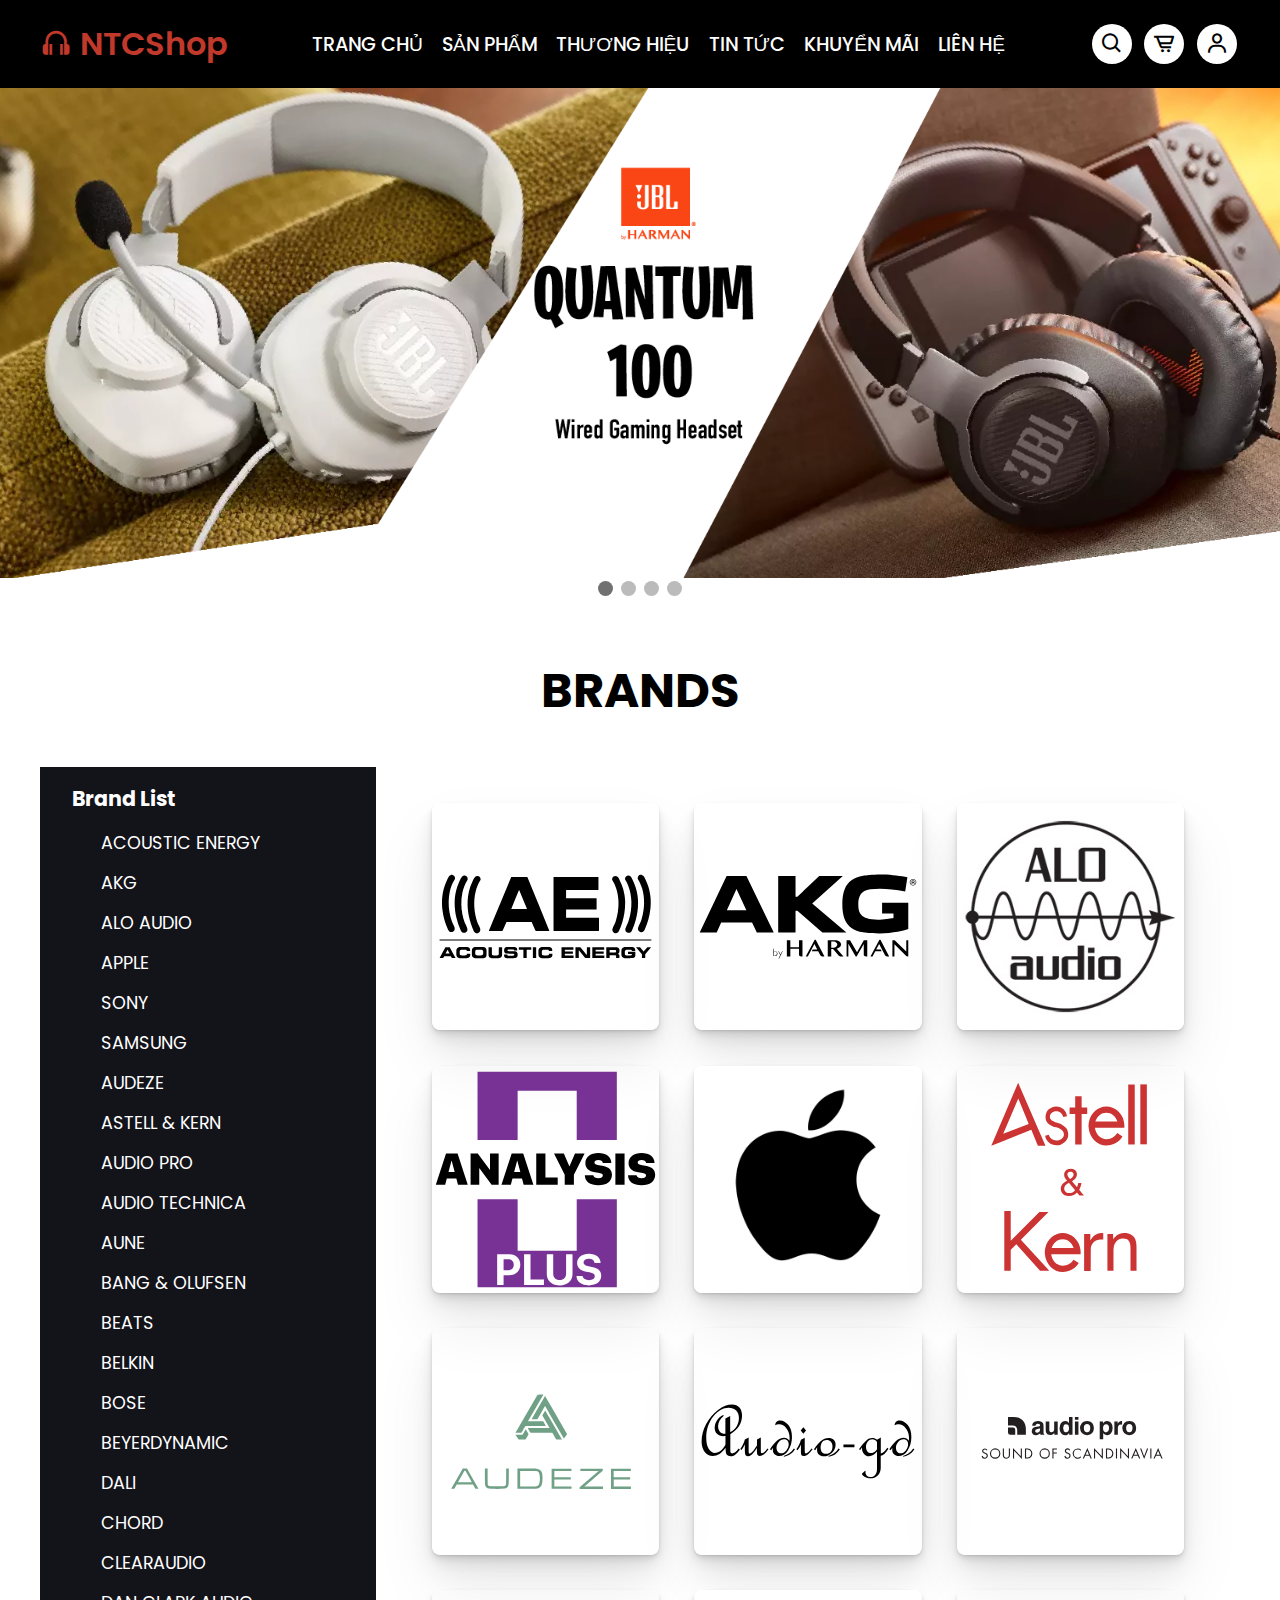
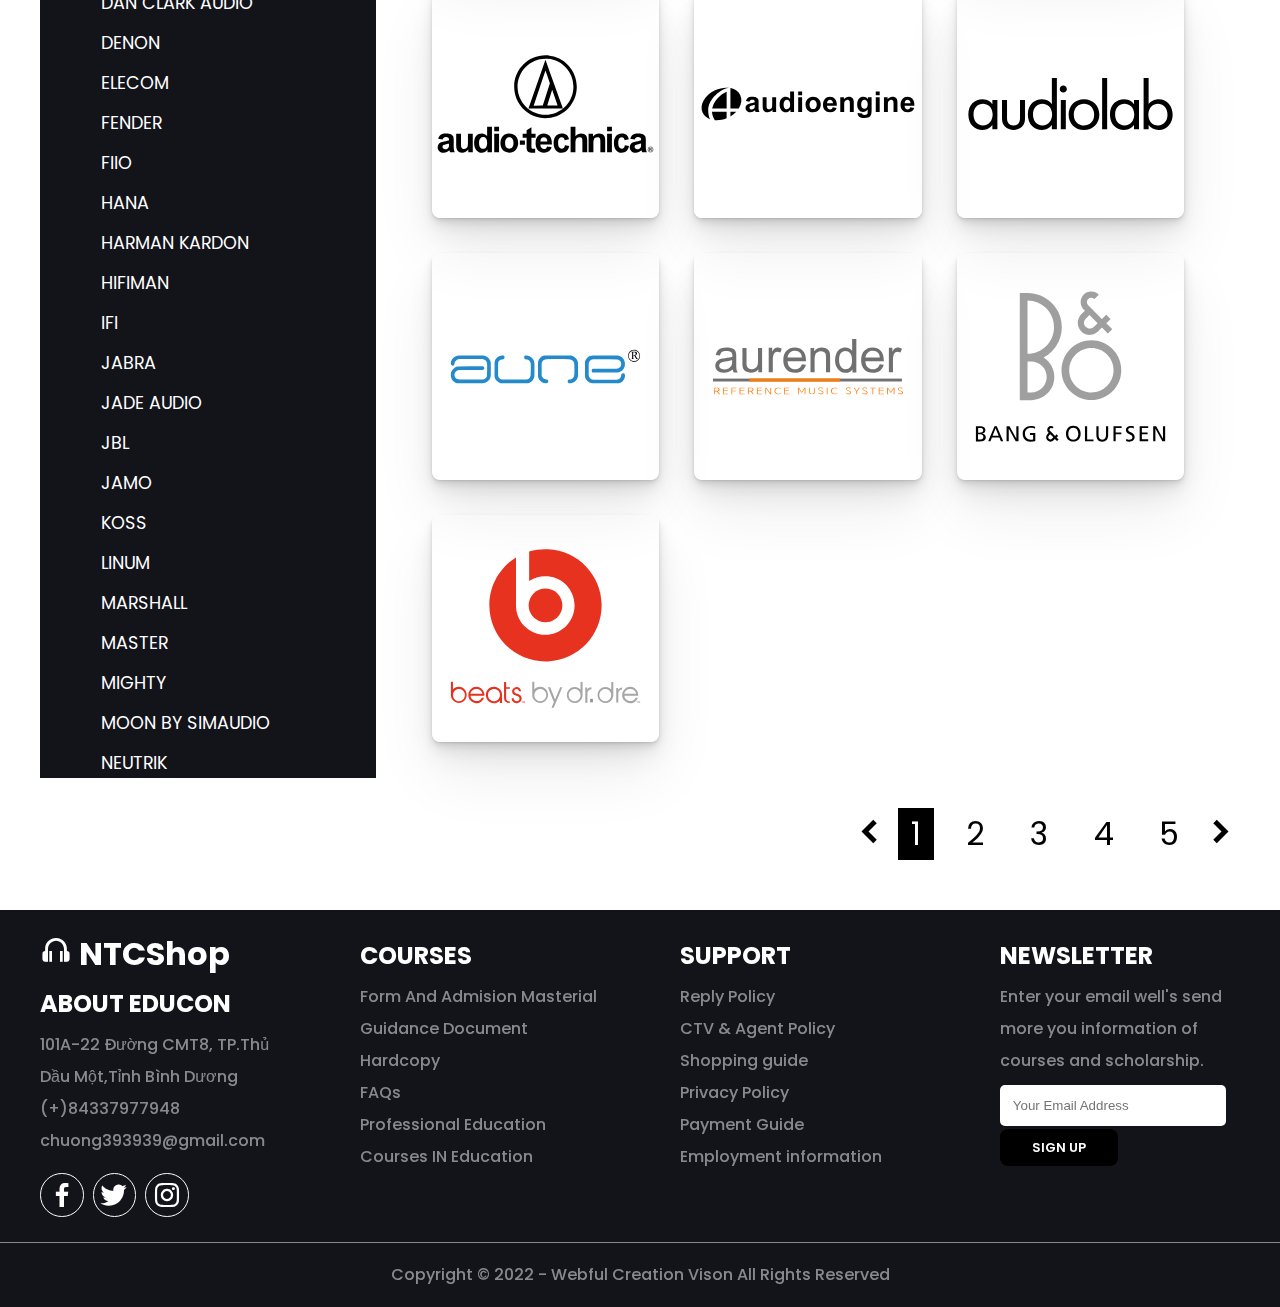
<file: thuonghieu.html>
<!DOCTYPE html>
<html lang="en">
<head>
    <meta charset="UTF-8">
    <meta http-equiv="X-UA-Compatible" content="IE=edge">
    <meta name="viewport" content="width=device-width, initial-scale=1.0">
    <link rel="stylesheet" href="./css/main.css">
    <link rel="stylesheet" href="./css/thuonghieu.css">
    <link href='https://unpkg.com/boxicons@2.1.2/css/boxicons.min.css' rel='stylesheet'>
    <link rel="stylesheet" href="https://unpkg.com/swiper@8/swiper-bundle.min.css"/>
    <title>NTCShop</title>
</head>
<body>
    <nav>
        <div class="navbar">
            <a href="#" class="navbar_logo container">
                <i class='bx bx-headphone'></i>
                <span>NTCShop</span>
            </a>
            <ul class="menu-links container">
                <li><a href="index.html">TRANG CHỦ</a></li>
                <li class="showmenu">
                    <a href="sanpham.html">SẢN PHẨM</a>
                    <ul class="menu-links-items">
                        <li><a href="hp.html">HEADPHONE</a></li>
                        <li><a href="#">DAC/AMP</a></li>
                        <li><a href="#">DAP</a></li>
                        <li><a href="#">SPEAKER</a></li>
                        <li><a href="#">PHỤ KIỆN</a></li>
                    </ul>
                </li>
                <li><a href="thuonghieu.html">THƯƠNG HIỆU</a></li>
                <li><a href="tintuc.html">TIN TỨC</a></li>
                <li><a href="khuyenmai.html">KHUYỂN MÃI</a></li>
                <li><a href="lienhe.html">LIÊN HỆ</a></li>
            </ul>
            <div class="navbar_icon container">
                <i class='bx bx-search' id="search-icon"></i>
                <i class='bx bx-cart-alt' id="cart-icon" ></i>
                <i class='bx bx-user' id="user-icon"></i>
            </div>
            <input type="search" class="navbar_search"  placeholder="search here...">
            <div class="navbar_cart">
                <div class="cart-box">
                    <img src="./img/collec1.png" alt="">
                    <div class="content">
                        <h3>Headphone & Earbuds</h3>
                        <p><span>$219</span>$199</p>
                    </div>
                    <div class="cart-icon">
                        <i class='bx bx-x'></i>
                    </div>
                </div>

                <div class="cart-box">
                    <img src="./img/best1.jpg" alt="">
                    <div class="content">
                        <h3>Headphone & Earbuds</h3>
                        <p><span>$219</span>$199</p>
                    </div>
                    <div class="cart-icon">
                        <i class='bx bx-x'></i>
                    </div>
                </div>

                <div class="cart-box">
                    <img src="./img/collec2.png" alt="">
                    <div class="content">
                        <h3>Headphone & Earbuds</h3>
                        <p><span>$219</span>$199</p>
                    </div>
                    <div class="cart-icon">
                        <i class='bx bx-x'></i>
                    </div>
                </div>

                <div class="cart-box">
                    <img src="./img/collec3.png" alt="">
                    <div class="content">
                        <h3>Headphone & Earbuds</h3>
                        <p><span>$219</span>$199</p>
                    </div>
                    <div class="cart-icon">
                        <i class='bx bx-x'></i>
                    </div>
                </div>
                <a href="#" class="cart-btn btn">BUY NOW</a>
        </div>
    </nav>
<!-- -----------slider--------- -->
    <div class="slideshow-container">

        <div class="mySlides fade">
            <img src="./img/slider1.png" style="width:100%">
        </div>
        
        <div class="mySlides fade">
            <img src="./img/slider2.png" style="width:100%">
        </div>
        
        <div class="mySlides fade">
            <img src="./img/silder3.png" style="width:100%">
        </div>

        <div class="mySlides fade">
            <img src="./img/slider4.png" style="width:100%">
        </div>
        
    </div>
        
    <div style="text-align:center">
        <span class="dot"></span> 
        <span class="dot"></span> 
        <span class="dot"></span> 
        <span class="dot"></span>
        
    </div>
<!-- ----------------content---------------- -->
    <section>
        <div class="content_top container">
            <h1>BRANDS</h1>
        </div>
        <div class="container">
            <div class="allproduct ">
                <div class="product-left">
                    <div class="box">
                        <h3>Brand List</h3>
                        <a href="#">Acoustic Energy</a>
                        <a href="#">akg</a>
                        <a href="#">alo audio</a>
                        <a href="#">apple</a>
                        <a href="#">sony</a>
                        <a href="#">samsung</a>
                        <a href="#">audeze</a>
                        <a href="#">astell & kern</a>
                        <a href="#">audio pro</a>
                        <a href="#">audio technica</a>
                        <a href="#">aune</a>
                        <a href="#">bang & olufsen</a>
                        <a href="#">beats</a>
                        <a href="#">belkin</a>
                        <a href="#">bose</a>
                        <a href="#">beyerdynamic</a>
                        <a href="#">dali</a>
                        <a href="#">chord</a>
                        <a href="#">clearaudio</a>
                        <a href="#">dan clark audio</a>
                        <a href="#">denon</a>
                        <a href="#">elecom</a>
                        <a href="#">fender</a>
                        <a href="#">fiio</a>
                        <a href="#">hana</a>
                        <a href="#">harman kardon</a>
                        <a href="#">hifiman</a>
                        <a href="#">ifi</a>
                        <a href="#">jabra</a>
                        <a href="#">jade audio</a>
                        <a href="#">JBl</a>
                        <a href="#">jamo</a>
                        <a href="#">koss</a>
                        <a href="#">linum</a>
                        <a href="#">marshall</a>
                        <a href="#">master</a>
                        <a href="#">mighty</a>
                        <a href="#">moon by simaudio</a>
                        <a href="#">neutrik</a>
                    </div>
                </div>
        <!-- -----------------allproduct------------ -->
        <div class="box_container grid container">
            <!-- --------box1------------ -->
            <div class="box">
                <img src="./img/th1.svg" alt="">
            </div>
             <!-- --------box1------------ -->
             <div class="box">
                <img src="./img/th2.svg" alt="">
            </div>
             <!-- --------box1------------ -->
             <div class="box">
                <img src="./img/th3.jpg" alt="">
            </div>
             <!-- --------box1------------ -->
             <div class="box">
                <img src="./img/th4.svg" alt="">
            </div>
             <!-- --------box1------------ -->
             <div class="box">
                <img src="./img/th5.jpg" alt="">
            </div>
             <!-- --------box1------------ -->
             <div class="box">
                <img src="./img/th6.svg" alt="">
            </div>
             <!-- --------box1------------ -->
             <div class="box">
                <img src="./img/th7.svg" alt="">
            </div>
             <!-- --------box1------------ -->
             <div class="box">
                <img src="./img/th8.svg" alt="">
            </div>
             <!-- --------box1------------ -->
             <div class="box">
                <img src="./img/th9.svg" alt="">
            </div>
             <!-- --------box1------------ -->
             <div class="box">
                <img src="./img/th10.svg" alt="">
            </div>
             <!-- --------box1------------ -->
             <div class="box">
                <img src="./img/th11.svg" alt="">
            </div>
             <!-- --------box1------------ -->
             <div class="box">
                <img src="./img/th12.svg" alt="">
            </div>
             <!-- --------box1------------ -->
             <div class="box">
                <img src="./img/th13.svg" alt="">
            </div>
             <!-- --------box1------------ -->
             <div class="box">
                <img src="./img/th14.svg" alt="">
            </div>
             <!-- --------box1------------ -->
             <div class="box">
                <img src="./img/th15.svg" alt="">
            </div>
             <!-- --------box1------------ -->
             <div class="box">
                <img src="./img/th16.svg" alt="">
            </div>
        </div>
        <div></div>
            <div class="number">
                <div class="number-icon">
                    <i class='bx bxs-chevron-left'></i>
                </div>
                <div class="number-links">
                    <a href="#" class="number-link active">1</a>
                    <a href="#" class="number-link">2</a>
                    <a href="#" class="number-link">3</a>
                    <a href="#" class="number-link">4</a>
                    <a href="#" class="number-link">5</a>
                </div>
                <div class="number-icon">
                    <i class='bx bxs-chevron-right'></i>
                </div>
            </div>
        </div>
    </section>
<!-- ------------------------------footer------------------- -->
    <footer>
        <div class="footer container">
            <div class="footer-box">
                <a href="#" class="footer_logo">
                    <i class='bx bx-headphone'></i>
                    <span>NTCShop</span>
                </a>
                <h3>ABOUT EDUCON</h3>
                <p>
                    101A-22 Đường CMT8, TP.Thủ Dầu Một,Tỉnh Bình Dương<br>
                    (+)84337977948<br>
                    chuong393939@gmail.com<br>
                    <div class="social">
                        <i class='bx bxl-facebook'></i>
                        <i class='bx bxl-twitter' ></i>
                        <i class='bx bxl-instagram'></i>
                    </div>
                </p>
            </div>

            <div class="footer-box">
                <h3>COURSES</h3>
                <p>
                    <a href="#">Form And Admision Masterial </a>
                    <a href="#">Guidance Document</a>
                    <a href="#">Hardcopy</a>
                    <a href="#">FAQs</a>
                    <a href="#">Professional Education</a>
                    <a href="#">Courses IN Education</a>
                </p>
            </div>

            <div class="footer-box">
                <h3>SUPPORT</h3>
                <p>
                    <a href="#">Reply Policy </a>
                    <a href="#">CTV & Agent Policy</a>
                    <a href="#">Shopping guide </a>
                    <a href="#">Privacy Policy </a>
                    <a href="#"> Payment Guide </a>
                    <a href="#">Employment information </a>
                
                </p>
            </div>

            <div class="footer-box">
                <h3>NEWSLETTER</h3>
                <p>
                    Enter your email well's send more you information of courses and scholarship.
                </p>
                <input type="email" placeholder="Your Email Address"><br>
                <a href="#" class="footer-btn btn">SIGN UP</a>
            </div>
        </div>
        <p class="footer-bottom">Copyright &copy 2022 - Webful Creation  Vison All Rights Reserved</p>
    </footer>
   <!-- --------script----------- -->
   <script src="./js/main.js"></script>
</body>
</html>
</file>
<file: css/main.css>
@import url('https://fonts.googleapis.com/css2?family=Poppins:ital,wght@0,200;0,300;0,400;0,500;0,700;1,500&display=swap');

*{
    margin: 0;
    padding: 0;
    text-decoration: none;
    list-style: none;
    scroll-behavior: smooth;
   
}

:root{
    --text-black:black;
    --text-white:white;
    --bgb:black;
    --bgw:white;
    --hover:#c0392b;
    --boder:1px solid var(--bgb);
    --boxshow: rgba(0, 0, 0, 0.07) 0px 1px 2px, rgba(0, 0, 0, 0.07) 0px 2px 4px, rgba(0, 0, 0, 0.07) 0px 4px 8px, rgba(0, 0, 0, 0.07) 0px 8px 16px, rgba(0, 0, 0, 0.07) 0px 16px 32px, rgba(0, 0, 0, 0.07) 0px 32px 64px;


}

body{
    font-family: 'Poppins', sans-serif;
    box-sizing: border-box;
    background: var(--bgw);
    overflow-x: hidden;
}



.grid{
    display: grid;
    grid-template-columns: repeat(auto-fit,minmax(250px,1fr));
    gap: 0.2rem;
}

img{
    width: 100%;
    object-fit: cover;
}
.container{
    padding: 20px 40px;
}

.btn{
    padding: 0.5rem 1.2rem;
    background: var(--bgb);
    color: var(--text-white);
    font-size: 1.4rem;
    text-transform: uppercase;
    font-weight: 600;
    border-radius:8px;
    border: 2px solid var(--main-color);
    text-align: center;
}
.btn:hover{
    letter-spacing: 0.1rem;
    background-color: var(--hover);
    transition: 0.25s linear;

}

/* ------------NAVBAR---------- */
.navbar{
    position: fixed;
    top: 0;
    right: 0;
    display: flex;
    justify-content: space-between;
    align-items: center;
    width: 100%;
    z-index: 1000;
    background-color: var(--bgb)
}
.navbar_logo{ 
    display: flex;
    align-items: center;
    font-size: 2rem;
    column-gap: 0.5rem;
    font-weight: 600;
    color: var(--text-white);
}
.menu-links{
    position: relative;
    display: flex;
    column-gap: 1.2rem;
    text-transform: uppercase;
    font-size: 1.2rem;
    font-weight: 500;

}


/* --------MENU TEMPLATE STRAT--------- */
.menu-links-items{
    position: absolute;
    top: 110%;
    right:-6rem;
    background: #13131A;
    width: 15rem;
    padding: 1.2rem 2rem;
    display: none;
}

.menu-links-items li{
    display: block;
    margin: 1rem 0;
}
.showmenu{
    position: relative;
}
.showmenu:hover .menu-links-items{
    display: block;
    transition: 0.2s linear;
}
/* --------MENU TEMPLATE END--------- */
.menu-links li a{
    color: var(--text-white);
    position: relative;
}
.menu-links li a::after{
    position: absolute;
    content: '';
    top: 100%;
    left: 0;
    width: 100%;
    height: 3px;
    background: var(--hover);
    transform: scale(0);
}
.menu-links li a:hover::after{
    transform: scale(1);
    transition: 0.25s linear;
}
.navbar_icon{
    font-size:1.5rem ;
    color: var(--text-black);
    cursor: pointer;
}
.navbar_icon .bx{
    padding: 0.5rem;
    border-radius: 50%;
    background: var(--text-white);
    margin: 0 0.2rem;
}
.navbar_icon .bx:hover{
    transform:scale(1.1) ;
    transition: 0.25s linear;
}

.menu-links li a:hover,
.navbar_logo:hover{
    color: var(--hover);
    transition: 0.2s linear;
}

/* ----------search----------- */
.navbar_search{
    width: 350px;
    position: absolute;
    top: 105%;
    right: -100%;
    padding: 0.7rem;
    border: var(--boder);
    background-color: var(--bgw);
    outline: none;
    font-size: 1.2rem;
    border-radius:5px;
}
.navbar_search::placeholder{  
    font-size: 1rem;
}
.navbar_search.active{
    right: 1rem;
    transition: 0.2s linear;
}

/* ---------navbar_cart------- */
.navbar_cart{
    width: 400px;
    position: absolute;
    top: 110%;
    right: -100%;
    background-color: var(--bgw);
    box-shadow: var(--box-shadow);
    padding: 0.8rem;
    display: flex;
    flex-direction: column;
    justify-content: center;
    row-gap: 0.8rem;
    background-color:var(--bgw);
    box-shadow: var(--boxshow);
    border-radius: 5px;
}
.navbar_cart.active{
    right: 1rem;
    transition: 0.2s ease;
}
.cart-box{
    display: flex;
    column-gap: 0.5rem;
    align-items: center;
    border-bottom: 1px solid #13131A;
}
.cart-box img{
    width: 100px;
}
.cart-box img:hover{
    transform: scaleX(-1);
}
.cart-box .content{
    min-width: 250px;
}
.cart-box .content p{
    color: var(--hover);
    font-size: 1.2rem;
}
.cart-box .content p span{
    color: var(--text-black);
    text-decoration: line-through;
    font-size: 1rem;
    margin-right: 0.5rem;
}
.cart-box .cart-icon{
    font-size: 2rem;
    color: var(--main-color);
    font-weight: 600;
    cursor: pointer;
}
.cart-box .cart-icon:hover{
    color: var(--hover);
    transition: 0.15s linear;
}

.cart-btn{
    margin: 0.8rem;
    padding: 0.5rem;
    text-align: center;
}
/* -----------------navbar-user------------- */
.navbar_user{
    position: absolute;
    top: 100%;
    right: -100%;
    display: flex;
    flex-direction: column;
    background: var(--bgw);
    width: 30rem;
    justify-content: center;
    row-gap: 1rem;
    padding: 1rem 2rem;
    border: 1px solid var(--bgb);
}
.navbar_user.active{
    right: 1rem;
    transition: 0.2s ease;
}
.navbar_user h1{
    text-align: center;
}
.navbar_user .form{
    display: flex;
    flex-direction: column;
    font-size: 1.2rem;
    row-gap: 0.5rem;
}
.navbar_user .form input{
    padding: 0.8rem;
    font-size: 1.3rem;
}
.user_btn{
    padding: 0.8rem 1.5rem;
    font-size: 1rem;
}


/* ------------slider-------- */
.mySlides {
    display: none;
}
img {
    vertical-align: middle;
}
.mySlides img{
    width: 100%;
}
.slideshow-container {
    width: 100%;
    height: calc(100vh- 200px);
    margin-top: 5.5rem;
}
.dot {
  height: 15px;
  width: 15px;
  margin: 0 2px;
  background-color: #bbb;
  border-radius: 50%;
  display: inline-block;
  transition: background-color 0.6s ease;
}
.show {
  background-color: #717171;
}
.fade {
  animation-name: fade;
  animation-duration: 1.5s;
}
@keyframes fade {
  from {opacity: .4} 
  to {opacity: 1}
}



/* -----------TIN TUC ---------- */
.heading{
    display: flex;
    justify-items: center;
    justify-content: space-between;
    position: relative;
}
.heading::after{
    position:absolute;
    content: "";
    width: 50rem;
    height: 2px;
    background-color: var(--bgb);
    top: 50%;
    right: 12rem;
}
.heading a{
    border: var(--boder);
    display: flex;
    align-items: center;
    font-size: 1rem;
    color: var(--text-white);
}
.news{
    display: grid;
    grid-template-columns: repeat(auto-fit,minmax(450px,1fr));
    background: var(--bgb);
    gap: 1rem;
}
.new_container{
    display: flex;
    flex-direction: column;
    row-gap: 0.5rem;
}
.new_container-box{
    display: flex;
    align-items: center;
    column-gap: 1rem;
}
.new_container-box img{
    width: 120px;
    height: 120px;
}
.new_container-box img:hover{
    transform: scale(1.1);
    transition: 0.25s linear;
}
.new_container-content{
    color: var(--text-white);
}
.new_container-content a{
    font-size: 1rem;
    color: var(--text-white);
}
.new_container-content a:hover{
    color: var(--hover);
    transition: 0.2s linear;
}
.new_container-content p{
    font-size:  0.8rem;
    margin: 0.3rem 0;
    color: gray;
    font-weight: 500;
}

.new_links{
    display: flex;
    column-gap: 1rem;
    background: #13131a;
    padding: 1rem;
    
}
.new_links img{
    width: 250px;
    height: 250px;
    border-radius: 50%;
}
.new_links .box{
    text-align: center;
    color: var(--text-white)
}
.new_links .box p{
    max-width: 350px;
    margin: 1rem 0;
}
.new_links .box .bx{
    font-size: 2rem;
    padding: 0.2rem;
    background: rgb(7, 56, 190);
    border-radius: 50%;
    cursor: pointer;
}
.new_links .box .bx:hover,
.new_links img:hover{
    transform: scale(1.1);
    transition: 0.2s linear;
}
/* ---------newcontent---------- */
.new_content{
    display: flex;
    flex-direction: column;
    align-items: center;
    margin-left: 0.5rem;
}
.new_content h1{
    font-size: 1.5rem;
    color: var(--text-white);
    text-align: center; 
    padding: 1rem;
    background: #13131a;
    width: 100%;
}
.new-box{
    display: grid;
    grid-template-columns: 1fr 1fr;
    column-gap: 0.5rem;
    background: rgb(255,255,255,0.06);
    padding: 1rem;
    width: 100%;

}
.new-box-items{
    display: flex;
    flex-direction: column;
    justify-content: center;
    gap: 1.2rem 1rem;
}
.new-box-item{
    display: flex;
    align-items: center;
    color: var(--text-white);
    column-gap: 1.2rem;
}
.new-box-content a{
    font-size: 1.3rem;
    color: var(--text-white);
    font-weight: 500;

}
.new-box-content a:hover{
    color: var(--hover);
    transition: 0.2s linear;
}
.new-box-content p{
    font-size: 1rem;
    margin-top: 0.8rem;
    color: #717171;
}
.new-box-item img{
    width: 4.5rem;
    height: 4.5rem;
}
.new-box-item img:hover{
    transform: scaleX(-1);
}

/* ----------images links------- */
.img_links{
    margin: 2rem 0;
    width: 100%;
    display: flex;
    justify-content: center;
    column-gap: 2rem;
}
.img_links img{
    width: 38rem;
    height: 18rem;
    animation-name: amni;
    animation-duration: 2s;
    animation-iteration-count:infinite ;
}

@keyframes amni {
    0% {
        transform: scaleY(1.1)
    }
    50%{
        transform: scaleY(1);
    }
    100%{
        transform: scaleY(1.1);
    }
}

/* ----------sản phẩm mới nhất-------------- */
.box_container .box{
    display: flex;
    flex-direction: column;
    justify-content: center;
    margin: 1rem;
    position: relative;
    overflow: hidden;
    border-radius: 0.5rem;
    box-shadow: var(--boxshow);
}
.box .box_icon{
    position: absolute;
    top: -100%;
    right: -100%;
    transform: translate(-20%,0);
    font-size: 2rem;
    z-index: 2;
    cursor: pointer;

}
.box .box_icon .bx:hover{
    transform: scale(1.2);
    transition: 0.2s linear;
}
.box .box_icon .bx{
    padding: 0.4rem;
    border-radius: 50%;
    background: var(--bgw);
}

.box_btn{   
    display: flex;
    justify-content: center;
}
.box_btn .btn{
    padding: 0.7rem;
    font-size: 1rem;
    background: transparent;
    color: var(--text-black);

}

.box .box_img{
    width: 100%;
    position: relative;
    height: 100%;
    overflow: hidden;
    display: flex;
    justify-content: center;
    align-items: center;
}
.box:hover .box_img{
    transform: scaleX(-1);
}
.box .box_img::after{
    content: '';
    position: absolute;
    width: 100%;
    height: 100%;
    right: -100%;
    bottom: -100%;
    background:rgba(26, 24, 24, 0.65);
}
.box:hover .box_img::after{ 
    bottom: 0;
    right: 0;
    transition: 0.5s ease;
}
.box:hover .box_icon{ 
    top: 1rem;
    right: 20%;
    transition: 0.5s ease;
}
.box .box_content{
    padding:  1rem ;
    color: var(--text-white);
    background-color:#13131a;
    width: 100%;
    height: 8rem;
    flex: 1;
}
.box .box_content p{
    font-size: 1.1rem;
    font-weight: 500;
    max-width: 12rem;
    margin-bottom: 0.8rem;
}
.box .box_content span{
    color: var(--hover);
    font-weight: 600;;
}
.box .box_content-icon{
    color: darkorange;
}
.box_btn .btn{
    background: transparent;
}
.box_container .box{
    position: relative;
}
.box .box_promotion{
    position: absolute;
    z-index: 1;
    top: 1rem;
    left: 1rem;
    background-color: #dbe920;
    padding: 0.2rem 1rem;
    border-radius: 1rem;
}
/* ----------brands------- */
.brands{
    display: grid;
    grid-template-columns: repeat(auto-fit,minmax(200px,1fr));
    gap: 1rem;
}
.brand_img{
    display: flex;
    justify-content: center;
    align-items: center;
    border: var(--boder);
    overflow: hidden;
    cursor: pointer;
}
.brand_img img{
    width: 8rem;
}
.brand_img:hover{
    box-shadow: var(--boxshow);
    transform: scale(1.02);
    transition: 0.2s linear;
}


/* --------------tin tức------------ */
.news_grid {
    display: grid;
    grid-template-columns: repeat(auto-fit,minmax(500px,1fr));
    gap: 1rem;
}
.boxs{
    display: flex;
}
.boxs .box_img{
    width: 15rem;
}
.boxs .box_img img{
    width: 100%;
    height: 100%;
}
.boxs .box_content{
    color: var(--text-white);
    background: #13131a;
    padding: 1rem;
    flex: 1;
    display: flex;
    flex-direction: column;
    row-gap: 1rem;
}
.boxs .box_content h1{
    font-size: 1rem;
}
.boxs .box_content p{
    color: rgb(194, 189, 189);
}
.boxs .box_content .box_btn .btn{
    padding: 0.5rem 1.5rem;
    background:var(--text-white);
}
.boxs .box_content .box_btn .btn:hover{
    background: var(--hover);
    transition: 0.25s linear;
}

/* ------------footer-------------- */
footer{
    background-color: #13131a;
    color: var(--text-white);
}
.footer{
    width: 100%;
    display: grid;
    grid-template-columns: repeat(auto-fit,minmax(150px,1fr));
    border-bottom: 1px solid rgb(255,255,255,0.5);
}
.footer-box p{
    display: flex;
    flex-direction: column;
    font-weight: 500;
    max-width: 250px;
    line-height: 2rem;
    color: rgb(255,255,255,0.5);
}
.footer-box p a{
   color:  rgb(255,255,255,0.5);
}
.footer-box p a:hover{
    color: var(--hover);
    padding-left: 0.5rem;
    transition: 0.25s linear;
}
.footer-box h3{
    font-size: 1.5rem;
    margin: 0.5rem 0;
}
.footer_logo{
    font-size: 2rem;
    font-weight: bold;
    color: var(--text-white);
}
.footer_logo:hover{
    color: var(--hover);
}
.footer-box input{
    margin: 0.5rem 0;
    padding: 0.8rem;
    border: 0;
    outline: none;
    width: 200px;
    border-radius: 5px;
}
.footer-btn{
    margin-top: 1rem;
    padding: 0.6rem 2rem;
    font-size: 0.8rem;
}
.social{
    margin-top: 1rem;
    font-size: 2rem;
    color: var(--text-white);
    cursor: pointer;
}
.social .bx{
    border: 1px solid var(--text-white);
    padding: 0.3rem;
    border-radius: 50%;
}
.social .bx:hover{
    background-color: var(--hover);
    transform: scale(1.1);
    transition: 0.2s linear;
}

.footer-bottom{
    padding: 1.2rem;
    text-align: center;
    font-weight: 500;
    color: rgb(255,255,255,0.5);;
}
</file>
<file: css/detailproduct.css>
@import url('https://fonts.googleapis.com/css2?family=Poppins:ital,wght@0,200;0,300;0,400;0,500;0,700;1,500&display=swap');

*{
    margin: 0;
    padding: 0;
    text-decoration: none;
    list-style: none;
    scroll-behavior: smooth;
    scroll-padding-top: 2rem;
}

:root{
    --text-black:black;
    --text-white:white;
    --bgb:black;
    --bgw:white;
    --hover:#c0392b;
    --boder:1px solid var(--bgb);
    --boxshow: rgba(0, 0, 0, 0.07) 0px 1px 2px, rgba(0, 0, 0, 0.07) 0px 2px 4px, rgba(0, 0, 0, 0.07) 0px 4px 8px, rgba(0, 0, 0, 0.07) 0px 8px 16px, rgba(0, 0, 0, 0.07) 0px 16px 32px, rgba(0, 0, 0, 0.07) 0px 32px 64px;


}

body{
    font-family: 'Poppins', sans-serif;
    box-sizing: border-box;
    background: var(--bgw);
    overflow-x: hidden;
}



.grid{
    display: grid;
    grid-template-columns: repeat(auto-fit,minmax(250px,1fr));
    gap: 0.2rem;
}

img{
    width: 100%;
    object-fit: cover;
}
.container{
    padding: 20px 40px;
}

.btn{
    padding: 0.5rem 1.2rem;
    background: var(--bgb);
    color: var(--text-white);
    font-size: 1.4rem;
    text-transform: uppercase;
    font-weight: 600;
    border-radius:8px;
    border: 2px solid var(--main-color);
    text-align: center;
}
.btn:hover{
    letter-spacing: 0.1rem;
    background-color: var(--hover);
    transition: 0.25s linear;

}

/* ------------NAVBAR---------- */
.navbar{
    position: fixed;
    top: 0;
    right: 0;
    display: flex;
    justify-content: space-between;
    align-items: center;
    width: 100%;
    z-index: 1000;
    background-color: var(--bgb)
}
.navbar_logo{ 
    display: flex;
    align-items: center;
    font-size: 2rem;
    column-gap: 0.5rem;
    font-weight: 600;
    color: var(--text-white);
}
.menu-links{
    position: relative;
    display: flex;
    column-gap: 1.2rem;
    text-transform: uppercase;
    font-size: 1.2rem;
    font-weight: 500;

}


/* --------MENU TEMPLATE STRAT--------- */
.menu-links-items{
    position: absolute;
    top: 110%;
    right:-6rem;
    background: #13131A;
    width: 15rem;
    padding: 1.2rem 2rem;
    display: none;
}

.menu-links-items li{
    display: block;
    margin: 1rem 0;
}
.showmenu{
    position: relative;
}
.showmenu:hover .menu-links-items{
    display: block;
    transition: 0.2s linear;
}
/* --------MENU TEMPLATE END--------- */
.menu-links li a{
    color: var(--text-white);
    position: relative;
}
.menu-links li a::after{
    position: absolute;
    content: '';
    top: 100%;
    left: 0;
    width: 100%;
    height: 3px;
    background: var(--hover);
    transform: scale(0);
}
.menu-links li a:hover::after{
    transform: scale(1);
    transition: 0.25s linear;
}
.navbar_icon{
    font-size:1.5rem ;
    color: var(--text-black);
    cursor: pointer;
}
.navbar_icon .bx{
    padding: 0.5rem;
    border-radius: 50%;
    background: var(--text-white);
    margin: 0 0.2rem;
}
.navbar_icon .bx:hover{
    transform:scale(1.1) ;
    transition: 0.25s linear;
}

.menu-links li a:hover,
.navbar_logo:hover{
    color: var(--hover);
    transition: 0.2s linear;
}

/* ----------search----------- */
.navbar_search{
    width: 350px;
    position: absolute;
    top: 105%;
    right: -100%;
    padding: 0.7rem;
    border: var(--boder);
    background-color: var(--bgw);
    outline: none;
    font-size: 1.2rem;
    border-radius:5px;
}
.navbar_search::placeholder{  
    font-size: 1rem;
}
.navbar_search.active{
    right: 1rem;
    transition: 0.2s linear;
}

/* ---------navbar_cart------- */
.navbar_cart{
    width: 400px;
    position: absolute;
    top: 110%;
    right: -100%;
    background-color: var(--bgw);
    box-shadow: var(--box-shadow);
    padding: 0.8rem;
    display: flex;
    flex-direction: column;
    justify-content: center;
    row-gap: 0.8rem;
    background-color:var(--bgw);
    box-shadow: var(--boxshow);
    border-radius: 5px;
}
.navbar_cart.active{
    right: 1rem;
    transition: 0.2s ease;
}
.cart-box{
    display: flex;
    column-gap: 0.5rem;
    align-items: center;
    border-bottom: 1px solid #13131A;
}
.cart-box img{
    width: 100px;
}
.cart-box img:hover{
    transform: scaleX(-1);
}
.cart-box .content{
    min-width: 250px;
}
.cart-box .content p{
    color: var(--hover);
    font-size: 1.2rem;
}
.cart-box .content p span{
    color: var(--text-black);
    text-decoration: line-through;
    font-size: 1rem;
    margin-right: 0.5rem;
}
.cart-box .cart-icon{
    font-size: 2rem;
    color: var(--main-color);
    font-weight: 600;
    cursor: pointer;
}
.cart-box .cart-icon:hover{
    color: var(--hover);
    transition: 0.15s linear;
}

.cart-btn{
    margin: 0.8rem;
    padding: 0.5rem;
    text-align: center;
}


/* ------------slider-------- */
.mySlides {
    display: none;
}
img {
    vertical-align: middle;
}
.mySlides img{
    width: 100%;
}
.slideshow-container {
    width: 100%;
    height: calc(100vh- 200px);
    margin-top: 5.5rem;
}
.dot {
  height: 15px;
  width: 15px;
  margin: 0 2px;
  background-color: #bbb;
  border-radius: 50%;
  display: inline-block;
  transition: background-color 0.6s ease;
}
.show {
  background-color: #717171;
}
.fade {
  animation-name: fade;
  animation-duration: 1.5s;
}
@keyframes fade {
  from {opacity: .4} 
  to {opacity: 1}
}



/* -----------detailproduct---------- */

/* ------------footer-------------- */
footer{
    background-color: #13131a;
    color: var(--text-white);
}
.footer{
    width: 100%;
    display: grid;
    grid-template-columns: repeat(auto-fit,minmax(150px,1fr));
    border-bottom: 1px solid rgb(255,255,255,0.5);
}
.footer-box p{
    display: flex;
    flex-direction: column;
    font-weight: 500;
    max-width: 250px;
    line-height: 2rem;
    color: rgb(255,255,255,0.5);
}
.footer-box p a{
   color:  rgb(255,255,255,0.5);
}
.footer-box p a:hover{
    color: var(--hover);
    padding-left: 0.5rem;
    transition: 0.25s linear;
}
.footer-box h3{
    font-size: 1.5rem;
    margin: 0.5rem 0;
}
.footer_logo{
    font-size: 2rem;
    font-weight: bold;
    color: var(--text-white);
}
.footer_logo:hover{
    color: var(--hover);
}
.footer-box input{
    margin: 0.5rem 0;
    padding: 0.8rem;
    border: 0;
    outline: none;
    width: 200px;
    border-radius: 5px;
}
.footer-btn{
    margin-top: 1rem;
    padding: 0.6rem 2rem;
    font-size: 0.8rem;
}
.social{
    margin-top: 1rem;
    font-size: 2rem;
    color: var(--text-white);
    cursor: pointer;
}
.social .bx{
    border: 1px solid var(--text-white);
    padding: 0.3rem;
    border-radius: 50%;
}
.social .bx:hover{
    background-color: var(--hover);
    transform: scale(1.1);
    transition: 0.2s linear;
}

.footer-bottom{
    padding: 1.2rem;
    text-align: center;
    font-weight: 500;
    color: rgb(255,255,255,0.5);;
}
</file>
<file: css/hp.css>
@import url('https://fonts.googleapis.com/css2?family=Poppins:ital,wght@0,200;0,300;0,400;0,500;0,700;1,500&display=swap');

*{
    margin: 0;
    padding: 0;
    text-decoration: none;
    list-style: none;
    scroll-behavior: smooth;
    scroll-padding-top: 2rem;
}

:root{
    --text-black:black;
    --text-white:white;
    --bgb:black;
    --bgw:white;
    --hover:#c0392b;
    --boder:1px solid var(--bgb);
    --boxshow: rgba(0, 0, 0, 0.07) 0px 1px 2px, rgba(0, 0, 0, 0.07) 0px 2px 4px, rgba(0, 0, 0, 0.07) 0px 4px 8px, rgba(0, 0, 0, 0.07) 0px 8px 16px, rgba(0, 0, 0, 0.07) 0px 16px 32px, rgba(0, 0, 0, 0.07) 0px 32px 64px;


}

body{
    font-family: 'Poppins', sans-serif;
    box-sizing: border-box;
    background: var(--bgw);
    overflow-x: hidden;
}



.grid{
    display: grid;
    grid-template-columns: repeat(auto-fit,minmax(220px,1fr));
}

img{
    width: 100%;
    object-fit: cover;
}
.container{
    padding: 20px 40px;
}

.btn{
    padding: 0.5rem 1.2rem;
    background: var(--bgb);
    color: var(--text-white);
    font-size: 1.4rem;
    text-transform: uppercase;
    font-weight: 600;
    border-radius:8px;
    border: 2px solid var(--main-color);
    text-align: center;
}
.btn:hover{
    letter-spacing: 0.1rem;
    transition: 0.25s linear;

}

/* ------------NAVBAR---------- */
.navbar{
    position: fixed;
    top: 0;
    right: 0;
    display: flex;
    justify-content: space-between;
    align-items: center;
    width: 100%;
    z-index: 1000;
    background-color: var(--bgb)
}
.navbar_logo{ 
    display: flex;
    align-items: center;
    font-size: 2rem;
    column-gap: 0.5rem;
    font-weight: 600;
    color: var(--text-white);
}
.menu-links{
    position: relative;
    display: flex;
    column-gap: 1.2rem;
    text-transform: uppercase;
    font-size: 1.2rem;
    font-weight: 500;

}


/* --------MENU TEMPLATE STRAT--------- */
.menu-links-items{
    position: absolute;
    top: 110%;
    right:-6rem;
    background: #13131A;
    width: 15rem;
    padding: 1.2rem 2rem;
    display: none;
}

.menu-links-items li{
    display: block;
    margin: 1rem 0;
}
.showmenu{
    position: relative;
}
.showmenu:hover .menu-links-items{
    display: block;
    transition: 0.2s linear;
}
/* --------MENU TEMPLATE END--------- */
.menu-links li a{
    color: var(--text-white);
    position: relative;
}
.menu-links li a::after{
    position: absolute;
    content: '';
    top: 100%;
    left: 0;
    width: 100%;
    height: 3px;
    background: var(--hover);
    transform: scale(0);
}
.menu-links li a:hover::after{
    transform: scale(1);
    transition: 0.25s linear;
}
.navbar_icon{
    font-size:1.5rem ;
    color: var(--text-black);
    cursor: pointer;
}
.navbar_icon .bx{
    padding: 0.5rem;
    border-radius: 50%;
    background: var(--text-white);
    margin: 0 0.2rem;
}
.navbar_icon .bx:hover{
    transform:scale(1.1) ;
    transition: 0.25s linear;
}

.menu-links li a:hover,
.navbar_logo:hover{
    color: var(--hover);
    transition: 0.2s linear;
}

/* ----------search----------- */
.navbar_search{
    width: 350px;
    position: absolute;
    top: 105%;
    right: -100%;
    padding: 0.7rem;
    border: var(--boder);
    background-color: var(--bgw);
    outline: none;
    font-size: 1.2rem;
    border-radius:5px;
}
.navbar_search::placeholder{  
    font-size: 1rem;
}
.navbar_search.active{
    right: 1rem;
    transition: 0.2s linear;
}

/* ---------navbar_cart------- */
.navbar_cart{
    width: 400px;
    position: absolute;
    top: 110%;
    right: -100%;
    background-color: var(--bgw);
    box-shadow: var(--box-shadow);
    padding: 0.8rem;
    display: flex;
    flex-direction: column;
    justify-content: center;
    row-gap: 0.8rem;
    background-color:var(--bgw);
    box-shadow: var(--boxshow);
    border-radius: 5px;
}
.navbar_cart.active{
    right: 1rem;
    transition: 0.2s ease;
}
.cart-box{
    display: flex;
    column-gap: 0.5rem;
    align-items: center;
    border-bottom: 1px solid #13131A;
}
.cart-box img{
    width: 100px;
}
.cart-box img:hover{
    transform: scaleX(-1);
}
.cart-box .content{
    min-width: 250px;
}
.cart-box .content p{
    color: var(--hover);
    font-size: 1.2rem;
}
.cart-box .content p span{
    color: var(--text-black);
    text-decoration: line-through;
    font-size: 1rem;
    margin-right: 0.5rem;
}
.cart-box .cart-icon{
    font-size: 2rem;
    color: var(--main-color);
    font-weight: 600;
    cursor: pointer;
}
.cart-box .cart-icon:hover{
    color: var(--hover);
    transition: 0.15s linear;
}

.cart-btn{
    margin: 0.8rem;
    padding: 0.5rem;
    text-align: center;
}


/* ------------slider-------- */
.mySlides {
    display: none;
}
img {
    vertical-align: middle;
}
.mySlides img{
    width: 100%;
}
.slideshow-container {
    width: 100%;
    height: calc(100vh- 200px);
    margin-top: 5.5rem;
}
.dot {
  height: 15px;
  width: 15px;
  margin: 0 2px;
  background-color: #bbb;
  border-radius: 50%;
  display: inline-block;
  transition: background-color 0.6s ease;
}
.show {
  background-color: #717171;
}
.fade {
  animation-name: fade;
  animation-duration: 1.5s;
}
@keyframes fade {
  from {opacity: .4} 
  to {opacity: 1}
}



/* -----------SẢN PHẨM---------- */
.content_top h1{
    font-size: 2rem;
    margin-top: 2rem;
}
.top_btn{
    display: flex;
    justify-content: center;
    align-items: center;
    column-gap: 3rem;
    flex-wrap: wrap;
}
.top_btn a{
    padding: 0.6rem 1.5rem;
    font-size: 1rem;
    letter-spacing: 1px;
    display: inline-block;
    flex-shrink: 0;
    background: transparent;
    color: var(--text-black);
    border: 1px solid var(--bgb);
    position: relative;
    font-weight: 500;
}
.top_btn a span{
    position: relative;
    z-index: 10;
}
.top_btn a::after{
    content: '';
    position: absolute;
    top: 0;
    left: 0;
    width: 0;
    height: 100%;
    background-color: var(--bgb);
}
a:hover{
    color: var(--text-white);
}
a:hover::after{
   width: 100%;
   transition: 0.3s linear;
}
/* --------------------------- */
.heading{
    margin: 5rem 0 2rem 0;
 } 
 .heading h1{
     display: flex;
     align-items: center;
     column-gap: 0.5rem;
 }
 .heading h1 a{
     font-size: 1.2rem;
     color: var(--main-color);
 }
 .heading h1 a:hover{
     color: var(--red-color);
     transition: 0.2s ease;
 }
 .allproduct{
     display: grid;
     grid-template-columns: 28% 72%;
     justify-content: center;
 }

 /* -----css box product-------- */
 .product-left{
     display: flex;
     flex-direction: column;
     row-gap: 1.5rem;
     box-shadow: var(--box-shadow);
     padding: 1rem 2rem;
     background-color: #13131A;
     color: var(--text-white);
 } 
 .product-left .box{
     font-size: 1.1rem;
     display: flex;
     flex-direction: column;
     line-height: 2rem;
 }
 .product-left .box h3{
     padding-bottom: 0.5rem;
 }
 
 .product-left .box a{
     padding-left: 1.8rem;
     color: var(--white-color);
 }
 .product-left .box a:hover{
     letter-spacing: 0.1rem;
     color: var(--hover);
     transition: 0.25s linear;
 }
 .product-left .box p,
 .product-left .box .price-input,
 .product-left .box .price-check{
     padding-left: 1.4rem;
 }
 
 .price-input{
     display: flex;
     align-items: center;
     column-gap: 0.5rem;
 }
 .price-input input{
     width: 7rem;
     height: 1.8rem;
     font-size: 1.2rem;
 }

 .price-check-item{
     display: flex;
     align-items: center;
     column-gap: 0.5rem;
 }
 .price-check-item input{
     width: 1.5rem;
     height: 1.5rem;
 }
 
 .price-check-icon .bx{
     color: #cfc207;
     font-size: 1.3rem;
 }
 .number{
     margin: 2rem 0;
     display: flex;
     justify-content: right;
     align-items: center;
 }
 .number-icon .bx{
     font-size: 2.5rem;
     cursor: pointer;
 }
 
 .number-links .number-link{
     font-size: 2rem;
     margin: 0 0.5rem;
     padding: 0.2rem 0.8rem;
     color: var(--main-color);
     text-transform: uppercase;
     box-shadow: var(--box-shadow);
 }
 .number-links .number-link.active{
     background-color: var(--bgb);
     color: var(--text-white);
 }
 .number-links .number-link:hover{
     border: 1px solid var(--bgb);
 }
 
 .box_container{
     background-color: #d1caca;
 }
/* ---------------HEADPHOEN----------- */
.content_top{
    display: flex;
    flex-direction: column;
    justify-content: center;
    align-items: center;
    row-gap: 2rem;
}
.content_top h1{
    font-size: 3rem;
    font-weight: 600;
}
.box_container .box{
    position: relative;
}
.box .box_promotion{
    position: absolute;
    z-index: 1;
    top: 1rem;
    left: 1rem;
    background-color: #dbe920;
    padding: 0.2rem 1rem;
    border-radius: 1rem;
}
/* ------------footer-------------- */
footer{
    background-color: #13131a;
    color: var(--text-white);
}
.footer{
    width: 100%;
    display: grid;
    grid-template-columns: repeat(auto-fit,minmax(150px,1fr));
    border-bottom: 1px solid rgb(255,255,255,0.5);
}
.footer-box p{
    display: flex;
    flex-direction: column;
    font-weight: 500;
    max-width: 250px;
    line-height: 2rem;
    color: rgb(255,255,255,0.5);
}
.footer-box p a{
   color:  rgb(255,255,255,0.5);
}
.footer-box p a:hover{
    color: var(--hover);
    padding-left: 0.5rem;
    transition: 0.25s linear;
}
.footer-box h3{
    font-size: 1.5rem;
    margin: 0.5rem 0;
}
.footer_logo{
    font-size: 2rem;
    font-weight: bold;
    color: var(--text-white);
}
.footer_logo:hover{
    color: var(--hover);
}
.footer-box input{
    margin: 0.5rem 0;
    padding: 0.8rem;
    border: 0;
    outline: none;
    width: 200px;
    border-radius: 5px;
}
.footer-btn{
    margin-top: 1rem;
    padding: 0.6rem 2rem;
    font-size: 0.8rem;
}
.social{
    margin-top: 1rem;
    font-size: 2rem;
    color: var(--text-white);
    cursor: pointer;
}
.social .bx{
    border: 1px solid var(--text-white);
    padding: 0.3rem;
    border-radius: 50%;
}
.social .bx:hover{
    background-color: var(--hover);
    transform: scale(1.1);
    transition: 0.2s linear;
}

.footer-bottom{
    padding: 1.2rem;
    text-align: center;
    font-weight: 500;
    color: rgb(255,255,255,0.5);;
}
</file>
<file: css/khuyenmai.css>
@import url('https://fonts.googleapis.com/css2?family=Poppins:ital,wght@0,200;0,300;0,400;0,500;0,700;1,500&display=swap');

*{
    margin: 0;
    padding: 0;
    text-decoration: none;
    list-style: none;
    scroll-behavior: smooth;
    scroll-padding-top: 2rem;
}

:root{
    --text-black:black;
    --text-white:white;
    --bgb:black;
    --bgw:white;
    --hover:#c0392b;
    --boder:1px solid var(--bgb);
    --boxshow: rgba(0, 0, 0, 0.07) 0px 1px 2px, rgba(0, 0, 0, 0.07) 0px 2px 4px, rgba(0, 0, 0, 0.07) 0px 4px 8px, rgba(0, 0, 0, 0.07) 0px 8px 16px, rgba(0, 0, 0, 0.07) 0px 16px 32px, rgba(0, 0, 0, 0.07) 0px 32px 64px;


}

body{
    font-family: 'Poppins', sans-serif;
    box-sizing: border-box;
    background: var(--bgw);
    overflow-x: hidden;
}



.grid{
    display: grid;
    grid-template-columns: repeat(auto-fit,minmax(250px,1fr));
    gap: 0.2rem;
}

img{
    width: 100%;
    object-fit: cover;
}
.container{
    padding: 20px 40px;
}

.btn{
    padding: 0.5rem 1.2rem;
    background: var(--bgb);
    color: var(--text-white);
    font-size: 1.4rem;
    text-transform: uppercase;
    font-weight: 600;
    border-radius:8px;
    border: 2px solid var(--main-color);
    text-align: center;
}
.btn:hover{
    letter-spacing: 0.1rem;
    transition: 0.25s linear;

}

/* ------------NAVBAR---------- */
.navbar{
    position: fixed;
    top: 0;
    right: 0;
    display: flex;
    justify-content: space-between;
    align-items: center;
    width: 100%;
    z-index: 1000;
    background-color: var(--bgb)
}
.navbar_logo{ 
    display: flex;
    align-items: center;
    font-size: 2rem;
    column-gap: 0.5rem;
    font-weight: 600;
    color: var(--text-white);
}
.menu-links{
    position: relative;
    display: flex;
    column-gap: 1.2rem;
    text-transform: uppercase;
    font-size: 1.2rem;
    font-weight: 500;

}


/* --------MENU TEMPLATE STRAT--------- */
.menu-links-items{
    position: absolute;
    top: 110%;
    right:-6rem;
    background: #13131A;
    width: 15rem;
    padding: 1.2rem 2rem;
    display: none;
}

.menu-links-items li{
    display: block;
    margin: 1rem 0;
}
.showmenu{
    position: relative;
}
.showmenu:hover .menu-links-items{
    display: block;
    transition: 0.2s linear;
}
/* --------MENU TEMPLATE END--------- */
.menu-links li a{
    color: var(--text-white);
    position: relative;
}
.menu-links li a::after{
    position: absolute;
    content: '';
    top: 100%;
    left: 0;
    width: 100%;
    height: 3px;
    background: var(--hover);
    transform: scale(0);
}
.menu-links li a:hover::after{
    transform: scale(1);
    transition: 0.25s linear;
}
.navbar_icon{
    font-size:1.5rem ;
    color: var(--text-black);
    cursor: pointer;
}
.navbar_icon .bx{
    padding: 0.5rem;
    border-radius: 50%;
    background: var(--text-white);
    margin: 0 0.2rem;
}
.navbar_icon .bx:hover{
    transform:scale(1.1) ;
    transition: 0.25s linear;
}

.menu-links li a:hover,
.navbar_logo:hover{
    color: var(--hover);
    transition: 0.2s linear;
}

/* ----------search----------- */
.navbar_search{
    width: 350px;
    position: absolute;
    top: 105%;
    right: -100%;
    padding: 0.7rem;
    border: var(--boder);
    background-color: var(--bgw);
    outline: none;
    font-size: 1.2rem;
    border-radius:5px;
}
.navbar_search::placeholder{  
    font-size: 1rem;
}
.navbar_search.active{
    right: 1rem;
    transition: 0.2s linear;
}

/* ---------navbar_cart------- */
.navbar_cart{
    width: 400px;
    position: absolute;
    top: 110%;
    right: -100%;
    background-color: var(--bgw);
    box-shadow: var(--box-shadow);
    padding: 0.8rem;
    display: flex;
    flex-direction: column;
    justify-content: center;
    row-gap: 0.8rem;
    background-color:var(--bgw);
    box-shadow: var(--boxshow);
    border-radius: 5px;
}
.navbar_cart.active{
    right: 1rem;
    transition: 0.2s ease;
}
.cart-box{
    display: flex;
    column-gap: 0.5rem;
    align-items: center;
    border-bottom: 1px solid #13131A;
}
.cart-box img{
    width: 100px;
}
.cart-box img:hover{
    transform: scaleX(-1);
}
.cart-box .content{
    min-width: 250px;
}
.cart-box .content p{
    color: var(--hover);
    font-size: 1.2rem;
}
.cart-box .content p span{
    color: var(--text-black);
    text-decoration: line-through;
    font-size: 1rem;
    margin-right: 0.5rem;
}
.cart-box .cart-icon{
    font-size: 2rem;
    color: var(--main-color);
    font-weight: 600;
    cursor: pointer;
}
.cart-box .cart-icon:hover{
    color: var(--hover);
    transition: 0.15s linear;
}

.cart-btn{
    margin: 0.8rem;
    padding: 0.5rem;
    text-align: center;
}


/* ------------slider-------- */
.mySlides {
    display: none;
}
img {
    vertical-align: middle;
}
.mySlides img{
    width: 100%;
}
.slideshow-container {
    width: 100%;
    height: calc(100vh- 200px);
    margin-top: 5.5rem;
}
.dot {
  height: 15px;
  width: 15px;
  margin: 0 2px;
  background-color: #bbb;
  border-radius: 50%;
  display: inline-block;
  transition: background-color 0.6s ease;
}
.show {
  background-color: #717171;
}
.fade {
  animation-name: fade;
  animation-duration: 1.5s;
}
@keyframes fade {
  from {opacity: .4} 
  to {opacity: 1}
}



/* -----------SẢN PHẨM---------- */
.top_btn{
    padding: 5rem;
    display: flex;
    justify-content: center;
    align-items: center;
    column-gap: 3rem;
}
.top_btn .btn{
    padding: 0.6rem 1.5rem;
    font-size: 1rem;
    letter-spacing: 1px;
    display: inline-block;
    flex-shrink: 0;
}
/* ---------------HEADPHOEN----------- */
.content_top h1{
    font-size: 3rem;
    margin-top: 2rem;
    text-align: center;
}
.top_btn{
    display: flex;
    justify-content: center;
    align-items: center;
    gap: 1rem  2rem;
    flex-wrap: wrap;
}
.top_btn a{
    padding: 0.6rem 1.5rem;
    font-size: 1rem;
    letter-spacing: 1px;
    display: inline-block;
    flex-shrink: 0;
    background: transparent;
    color: var(--text-black);
    border: 1px solid var(--bgb);
    position: relative;
    font-weight: 600;
}
.top_btn a.active{
    background-color: var(--bgb);
    color: var(--text-white);
}
.top_btn a span{
    position: relative;
    z-index: 10;
}
.top_btn a::after{
    content: '';
    position: absolute;
    top: 0;
    left: 0;
    width: 0;
    height: 100%;
    background-color: var(--bgb);
}
a:hover{
    color: var(--text-white);
}
a:hover::after{
   width: 100%;
   transition: 0.3s linear;
}

.number{
    margin: 2rem 0;
    display: flex;
    justify-content: right;
    align-items: center;
}
.number-icon .bx{
    font-size: 2.5rem;
    cursor: pointer;
}

.number-links .number-link{
    font-size: 2rem;
    margin: 0 0.5rem;
    padding: 0.2rem 0.8rem;
    color: var(--main-color);
    text-transform: uppercase;
    box-shadow: var(--box-shadow);
}
.number-links .number-link.active{
    background-color: var(--bgb);
    color: var(--text-white);
}
.number-links .number-link:hover{
    border: 1px solid var(--bgb);
}
.box_container .box{
    position: relative;
}
.box .box_promotion{
    position: absolute;
    z-index: 1;
    top: 1rem;
    left: 1rem;
    background-color: #dbe920;
    padding: 0.2rem 1rem;
    border-radius: 1rem;
}
/* ------------footer-------------- */
footer{
    background-color: #13131a;
    color: var(--text-white);
}
.footer{
    width: 100%;
    display: grid;
    grid-template-columns: repeat(auto-fit,minmax(150px,1fr));
    border-bottom: 1px solid rgb(255,255,255,0.5);
}
.footer-box p{
    display: flex;
    flex-direction: column;
    font-weight: 500;
    max-width: 250px;
    line-height: 2rem;
    color: rgb(255,255,255,0.5);
}
.footer-box p a{
   color:  rgb(255,255,255,0.5);
}
.footer-box p a:hover{
    color: var(--hover);
    padding-left: 0.5rem;
    transition: 0.25s linear;
}
.footer-box h3{
    font-size: 1.5rem;
    margin: 0.5rem 0;
}
.footer_logo{
    font-size: 2rem;
    font-weight: bold;
    color: var(--text-white);
}
.footer_logo:hover{
    color: var(--hover);
}
.footer-box input{
    margin: 0.5rem 0;
    padding: 0.8rem;
    border: 0;
    outline: none;
    width: 200px;
    border-radius: 5px;
}
.footer-btn{
    margin-top: 1rem;
    padding: 0.6rem 2rem;
    font-size: 0.8rem;
}
.social{
    margin-top: 1rem;
    font-size: 2rem;
    color: var(--text-white);
    cursor: pointer;
}
.social .bx{
    border: 1px solid var(--text-white);
    padding: 0.3rem;
    border-radius: 50%;
}
.social .bx:hover{
    background-color: var(--hover);
    transform: scale(1.1);
    transition: 0.2s linear;
}

.footer-bottom{
    padding: 1.2rem;
    text-align: center;
    font-weight: 500;
    color: rgb(255,255,255,0.5);;
}
</file>
<file: css/lienhe.css>
@import url('https://fonts.googleapis.com/css2?family=Poppins:ital,wght@0,200;0,300;0,400;0,500;0,700;1,500&display=swap');

*{
    margin: 0;
    padding: 0;
    text-decoration: none;
    list-style: none;
    scroll-behavior: smooth;
    scroll-padding-top: 2rem;
}

:root{
    --text-black:black;
    --text-white:white;
    --bgb:black;
    --bgw:white;
    --hover:#c0392b;
    --boder:1px solid var(--bgb);
    --boxshow: rgba(0, 0, 0, 0.07) 0px 1px 2px, rgba(0, 0, 0, 0.07) 0px 2px 4px, rgba(0, 0, 0, 0.07) 0px 4px 8px, rgba(0, 0, 0, 0.07) 0px 8px 16px, rgba(0, 0, 0, 0.07) 0px 16px 32px, rgba(0, 0, 0, 0.07) 0px 32px 64px;


}

body{
    font-family: 'Poppins', sans-serif;
    box-sizing: border-box;
    background: var(--bgw);
    overflow-x: hidden;
}



.grid{
    display: grid;
    grid-template-columns: repeat(auto-fit,minmax(250px,1fr));
    gap: 0.2rem;
}

img{
    width: 100%;
    object-fit: cover;
}
.container{
    padding: 20px 40px;
}

.btn{
    padding: 0.5rem 1.2rem;
    background: var(--bgb);
    color: var(--text-white);
    font-size: 1.4rem;
    text-transform: uppercase;
    font-weight: 600;
    border-radius:8px;
    border: 2px solid var(--main-color);
    text-align: center;
}
.btn:hover{
    letter-spacing: 0.1rem;
    background-color: var(--hover);
    transition: 0.25s linear;

}

/* ------------NAVBAR---------- */
.navbar{
    position: fixed;
    top: 0;
    right: 0;
    display: flex;
    justify-content: space-between;
    align-items: center;
    width: 100%;
    z-index: 1000;
    background-color: var(--bgb)
}
.navbar_logo{ 
    display: flex;
    align-items: center;
    font-size: 2rem;
    column-gap: 0.5rem;
    font-weight: 600;
    color: var(--text-white);
}
.menu-links{
    position: relative;
    display: flex;
    column-gap: 1.2rem;
    text-transform: uppercase;
    font-size: 1.2rem;
    font-weight: 500;

}


/* --------MENU TEMPLATE STRAT--------- */
.menu-links-items{
    position: absolute;
    top: 110%;
    right:-6rem;
    background: #13131A;
    width: 15rem;
    padding: 1.2rem 2rem;
    display: none;
}

.menu-links-items li{
    display: block;
    margin: 1rem 0;
}
.showmenu{
    position: relative;
}
.showmenu:hover .menu-links-items{
    display: block;
    transition: 0.2s linear;
}
/* --------MENU TEMPLATE END--------- */
.menu-links li a{
    color: var(--text-white);
    position: relative;
}
.menu-links li a::after{
    position: absolute;
    content: '';
    top: 100%;
    left: 0;
    width: 100%;
    height: 3px;
    background: var(--hover);
    transform: scale(0);
}
.menu-links li a:hover::after{
    transform: scale(1);
    transition: 0.25s linear;
}
.navbar_icon{
    font-size:1.5rem ;
    color: var(--text-black);
    cursor: pointer;
}
.navbar_icon .bx{
    padding: 0.5rem;
    border-radius: 50%;
    background: var(--text-white);
    margin: 0 0.2rem;
}
.navbar_icon .bx:hover{
    transform:scale(1.1) ;
    transition: 0.25s linear;
}

.menu-links li a:hover,
.navbar_logo:hover{
    color: var(--hover);
    transition: 0.2s linear;
}

/* ----------search----------- */
.navbar_search{
    width: 350px;
    position: absolute;
    top: 105%;
    right: -100%;
    padding: 0.7rem;
    border: var(--boder);
    background-color: var(--bgw);
    outline: none;
    font-size: 1.2rem;
    border-radius:5px;
}
.navbar_search::placeholder{  
    font-size: 1rem;
}
.navbar_search.active{
    right: 1rem;
    transition: 0.2s linear;
}

/* ---------navbar_cart------- */
.navbar_cart{
    width: 400px;
    position: absolute;
    top: 110%;
    right: -100%;
    background-color: var(--bgw);
    box-shadow: var(--box-shadow);
    padding: 0.8rem;
    display: flex;
    flex-direction: column;
    justify-content: center;
    row-gap: 0.8rem;
    background-color:var(--bgw);
    box-shadow: var(--boxshow);
    border-radius: 5px;
}
.navbar_cart.active{
    right: 1rem;
    transition: 0.2s ease;
}
.cart-box{
    display: flex;
    column-gap: 0.5rem;
    align-items: center;
    border-bottom: 1px solid #13131A;
}
.cart-box img{
    width: 100px;
}
.cart-box img:hover{
    transform: scaleX(-1);
}
.cart-box .content{
    min-width: 250px;
}
.cart-box .content p{
    color: var(--hover);
    font-size: 1.2rem;
}
.cart-box .content p span{
    color: var(--text-black);
    text-decoration: line-through;
    font-size: 1rem;
    margin-right: 0.5rem;
}
.cart-box .cart-icon{
    font-size: 2rem;
    color: var(--main-color);
    font-weight: 600;
    cursor: pointer;
}
.cart-box .cart-icon:hover{
    color: var(--hover);
    transition: 0.15s linear;
}

.cart-btn{
    margin: 0.8rem;
    padding: 0.5rem;
    text-align: center;
}


/* ------------slider-------- */
.mySlides {
    display: none;
}
img {
    vertical-align: middle;
}
.mySlides img{
    width: 100%;
}
.slideshow-container {
    width: 100%;
    height: calc(100vh- 200px);
    margin-top: 5.5rem;
}
.dot {
  height: 15px;
  width: 15px;
  margin: 0 2px;
  background-color: #bbb;
  border-radius: 50%;
  display: inline-block;
  transition: background-color 0.6s ease;
}
.show {
  background-color: #717171;
}
.fade {
  animation-name: fade;
  animation-duration: 1.5s;
}
@keyframes fade {
  from {opacity: .4} 
  to {opacity: 1}
}



/* -----------SẢN PHẨM---------- */
.top_btn{
    padding: 5rem;
    display: flex;
    justify-content: center;
    align-items: center;
    column-gap: 3rem;
}
.top_btn .btn{
    padding: 0.6rem 1.5rem;
    font-size: 1rem;
    letter-spacing: 1px;
    display: inline-block;
    flex-shrink: 0;
}
/* --------------------------------------- */
.contact{
    margin-top: 5rem;
    display: grid;
    grid-template-columns: 1fr 1fr 1fr;
    background-color: rgba(128, 128, 128, 0.616);
    width: 100%;
}
.body_map{
    grid-column: 1/3;
    grid-row: 1/2;
}
.body_content{
    width: 470px;
    display: inline-block;
    grid-column: 1/2;
}
.body_content-item{
    display: flex;
    margin: 10px;
}
.body-title{
    font-size: 30px;
    margin: 10px 0px;
}
.body-icon{
    font-size: 20px;
}
.content{
    margin-left: 10px;
}

.body_form{
    width: 40rem;
    grid-column: 2/3;
    text-align: center;
}
.body_form--input{
    padding: 15px;
    border: 0;
    outline: none;
    margin: 10px;
    width: 100%;
    border-radius: 5px;

}
.body_form--input:focus{
    border: 1px solid;
    border-color: #6f86ec;
}
.body_form-btn{
    display: flex;
    flex-direction: row;
    justify-content: center;
}
.body_form-btn a{
    display: block;
    width: 200px;
    height: 40px;
    line-height: 40px;
    font-size: 18px;
    font-family: sans-serif;
    text-decoration: none;
    color: rgb(0, 0, 0);
    border: 2px solid #333;
    letter-spacing: 2px;
    text-align: center;
    position: relative;
    transition: all .35s;
    font-weight: 500;
}
  
.body_form-btn  a span{
    position: relative;
    z-index: 2;
}
  
.body_form-btn a:after{
    position: absolute;
    content: "";
    top: 0;
    left: 0;
    width: 0;
    height: 100%;
    background: #ff003b;
    transition: all .35s;
}
  
.body_form-btn a:hover{
    color: #fff;
}
  
.body_form-btn a:hover:after{
    width: 100%;
} 
/* ---------------HEADPHOEN----------- */
.content_top{
    display: flex;
    flex-direction: column;
    justify-content: center;
    align-items: center;
}
/* ------------footer-------------- */
footer{
    background-color: #13131a;
    color: var(--text-white);
}
.footer{
    width: 100%;
    display: grid;
    grid-template-columns: repeat(auto-fit,minmax(150px,1fr));
    border-bottom: 1px solid rgb(255,255,255,0.5);
}
.footer-box p{
    display: flex;
    flex-direction: column;
    font-weight: 500;
    max-width: 250px;
    line-height: 2rem;
    color: rgb(255,255,255,0.5);
}
.footer-box p a{
   color:  rgb(255,255,255,0.5);
}
.footer-box p a:hover{
    color: var(--hover);
    padding-left: 0.5rem;
    transition: 0.25s linear;
}
.footer-box h3{
    font-size: 1.5rem;
    margin: 0.5rem 0;
}
.footer_logo{
    font-size: 2rem;
    font-weight: bold;
    color: var(--text-white);
}
.footer_logo:hover{
    color: var(--hover);
}
.footer-box input{
    margin: 0.5rem 0;
    padding: 0.8rem;
    border: 0;
    outline: none;
    width: 200px;
    border-radius: 5px;
}
.footer-btn{
    margin-top: 1rem;
    padding: 0.6rem 2rem;
    font-size: 0.8rem;
}
.social{
    margin-top: 1rem;
    font-size: 2rem;
    color: var(--text-white);
    cursor: pointer;
}
.social .bx{
    border: 1px solid var(--text-white);
    padding: 0.3rem;
    border-radius: 50%;
}
.social .bx:hover{
    background-color: var(--hover);
    transform: scale(1.1);
    transition: 0.2s linear;
}

.footer-bottom{
    padding: 1.2rem;
    text-align: center;
    font-weight: 500;
    color: rgb(255,255,255,0.5);;
}
</file>
<file: css/sanpham.css>
@import url('https://fonts.googleapis.com/css2?family=Poppins:ital,wght@0,200;0,300;0,400;0,500;0,700;1,500&display=swap');

*{
    margin: 0;
    padding: 0;
    text-decoration: none;
    list-style: none;
    scroll-behavior: smooth;
    scroll-padding-top: 2rem;
}

:root{
    --text-black:black;
    --text-white:white;
    --bgb:black;
    --bgw:white;
    --hover:#c0392b;
    --boder:1px solid var(--bgb);
    --boxshow: rgba(0, 0, 0, 0.07) 0px 1px 2px, rgba(0, 0, 0, 0.07) 0px 2px 4px, rgba(0, 0, 0, 0.07) 0px 4px 8px, rgba(0, 0, 0, 0.07) 0px 8px 16px, rgba(0, 0, 0, 0.07) 0px 16px 32px, rgba(0, 0, 0, 0.07) 0px 32px 64px;


}

body{
    font-family: 'Poppins', sans-serif;
    box-sizing: border-box;
    background: var(--bgw);
    overflow-x: hidden;
}



.grid{
    display: grid;
    grid-template-columns: repeat(auto-fit,minmax(250px,1fr));
    gap: 0.2rem;
}

img{
    width: 100%;
    object-fit: cover;
}
.container{
    padding: 20px 40px;
}

.btn{
    padding: 0.5rem 1.2rem;
    background: var(--bgb);
    color: var(--text-white);
    font-size: 1.4rem;
    text-transform: uppercase;
    font-weight: 600;
    border-radius:8px;
    border: 2px solid var(--main-color);
    text-align: center;
}
.btn:hover{
    letter-spacing: 0.1rem;
    background-color: var(--hover);
    transition: 0.25s linear;

}

/* ------------NAVBAR---------- */
.navbar{
    position: fixed;
    top: 0;
    right: 0;
    display: flex;
    justify-content: space-between;
    align-items: center;
    width: 100%;
    z-index: 1000;
    background-color: var(--bgb)
}
.navbar_logo{ 
    display: flex;
    align-items: center;
    font-size: 2rem;
    column-gap: 0.5rem;
    font-weight: 600;
    color: var(--text-white);
}
.menu-links{
    position: relative;
    display: flex;
    column-gap: 1.2rem;
    text-transform: uppercase;
    font-size: 1.2rem;
    font-weight: 500;

}


/* --------MENU TEMPLATE STRAT--------- */
.menu-links-items{
    position: absolute;
    top: 110%;
    right:-6rem;
    background: #13131A;
    width: 15rem;
    padding: 1.2rem 2rem;
    display: none;
}

.menu-links-items li{
    display: block;
    margin: 1rem 0;
}
.showmenu{
    position: relative;
}
.showmenu:hover .menu-links-items{
    display: block;
    transition: 0.2s linear;
}
/* --------MENU TEMPLATE END--------- */
.menu-links li a{
    color: var(--text-white);
    position: relative;
}
.menu-links li a::after{
    position: absolute;
    content: '';
    top: 100%;
    left: 0;
    width: 100%;
    height: 3px;
    background: var(--hover);
    transform: scale(0);
}
.menu-links li a:hover::after{
    transform: scale(1);
    transition: 0.25s linear;
}
.navbar_icon{
    font-size:1.5rem ;
    color: var(--text-black);
    cursor: pointer;
}
.navbar_icon .bx{
    padding: 0.5rem;
    border-radius: 50%;
    background: var(--text-white);
    margin: 0 0.2rem;
}
.navbar_icon .bx:hover{
    transform:scale(1.1) ;
    transition: 0.25s linear;
}

.menu-links li a:hover,
.navbar_logo:hover{
    color: var(--hover);
    transition: 0.2s linear;
}

/* ----------search----------- */
.navbar_search{
    width: 350px;
    position: absolute;
    top: 105%;
    right: -100%;
    padding: 0.7rem;
    border: var(--boder);
    background-color: var(--bgw);
    outline: none;
    font-size: 1.2rem;
    border-radius:5px;
}
.navbar_search::placeholder{  
    font-size: 1rem;
}
.navbar_search.active{
    right: 1rem;
    transition: 0.2s linear;
}

/* ---------navbar_cart------- */
.navbar_cart{
    width: 400px;
    position: absolute;
    top: 110%;
    right: -100%;
    background-color: var(--bgw);
    box-shadow: var(--box-shadow);
    padding: 0.8rem;
    display: flex;
    flex-direction: column;
    justify-content: center;
    row-gap: 0.8rem;
    background-color:var(--bgw);
    box-shadow: var(--boxshow);
    border-radius: 5px;
}
.navbar_cart.active{
    right: 1rem;
    transition: 0.2s ease;
}
.cart-box{
    display: flex;
    column-gap: 0.5rem;
    align-items: center;
    border-bottom: 1px solid #13131A;
}
.cart-box img{
    width: 100px;
}
.cart-box img:hover{
    transform: scaleX(-1);
}
.cart-box .content{
    min-width: 250px;
}
.cart-box .content p{
    color: var(--hover);
    font-size: 1.2rem;
}
.cart-box .content p span{
    color: var(--text-black);
    text-decoration: line-through;
    font-size: 1rem;
    margin-right: 0.5rem;
}
.cart-box .cart-icon{
    font-size: 2rem;
    color: var(--main-color);
    font-weight: 600;
    cursor: pointer;
}
.cart-box .cart-icon:hover{
    color: var(--hover);
    transition: 0.15s linear;
}

.cart-btn{
    margin: 0.8rem;
    padding: 0.5rem;
    text-align: center;
}


/* ------------slider-------- */
.mySlides {
    display: none;
}
img {
    vertical-align: middle;
}
.mySlides img{
    width: 100%;
}
.slideshow-container {
    width: 100%;
    height: calc(100vh- 200px);
    margin-top: 5.5rem;
}
.dot {
  height: 15px;
  width: 15px;
  margin: 0 2px;
  background-color: #bbb;
  border-radius: 50%;
  display: inline-block;
  transition: background-color 0.6s ease;
}
.show {
  background-color: #717171;
}
.fade {
  animation-name: fade;
  animation-duration: 1.5s;
}
@keyframes fade {
  from {opacity: .4} 
  to {opacity: 1}
}



/* -----------SẢN PHẨM---------- */
.top_btn{
    padding: 5rem;
    display: flex;
    justify-content: center;
    align-items: center;
    column-gap: 3rem;
}
.top_btn .btn{
    padding: 0.6rem 1.5rem;
    font-size: 1rem;
    letter-spacing: 1px;
    display: inline-block;
    flex-shrink: 0;
}
/* ---------------HEADPHOEN----------- */
.content_top{
    display: flex;
    flex-direction: column;
    justify-content: center;
    align-items: center;
}
/* ------------footer-------------- */
footer{
    background-color: #13131a;
    color: var(--text-white);
}
.footer{
    width: 100%;
    display: grid;
    grid-template-columns: repeat(auto-fit,minmax(150px,1fr));
    border-bottom: 1px solid rgb(255,255,255,0.5);
}
.footer-box p{
    display: flex;
    flex-direction: column;
    font-weight: 500;
    max-width: 250px;
    line-height: 2rem;
    color: rgb(255,255,255,0.5);
}
.footer-box p a{
   color:  rgb(255,255,255,0.5);
}
.footer-box p a:hover{
    color: var(--hover);
    padding-left: 0.5rem;
    transition: 0.25s linear;
}
.footer-box h3{
    font-size: 1.5rem;
    margin: 0.5rem 0;
}
.footer_logo{
    font-size: 2rem;
    font-weight: bold;
    color: var(--text-white);
}
.footer_logo:hover{
    color: var(--hover);
}
.footer-box input{
    margin: 0.5rem 0;
    padding: 0.8rem;
    border: 0;
    outline: none;
    width: 200px;
    border-radius: 5px;
}
.footer-btn{
    margin-top: 1rem;
    padding: 0.6rem 2rem;
    font-size: 0.8rem;
}
.social{
    margin-top: 1rem;
    font-size: 2rem;
    color: var(--text-white);
    cursor: pointer;
}
.social .bx{
    border: 1px solid var(--text-white);
    padding: 0.3rem;
    border-radius: 50%;
}
.social .bx:hover{
    background-color: var(--hover);
    transform: scale(1.1);
    transition: 0.2s linear;
}

.footer-bottom{
    padding: 1.2rem;
    text-align: center;
    font-weight: 500;
    color: rgb(255,255,255,0.5);;
}
</file>
<file: css/thuonghieu.css>
@import url('https://fonts.googleapis.com/css2?family=Poppins:ital,wght@0,200;0,300;0,400;0,500;0,700;1,500&display=swap');

*{
    margin: 0;
    padding: 0;
    text-decoration: none;
    list-style: none;
    scroll-behavior: smooth;
    scroll-padding-top: 2rem;
}

:root{
    --text-black:black;
    --text-white:white;
    --bgb:black;
    --bgw:white;
    --hover:#c0392b;
    --boder:1px solid var(--bgb);
    --boxshow: rgba(0, 0, 0, 0.07) 0px 1px 2px, rgba(0, 0, 0, 0.07) 0px 2px 4px, rgba(0, 0, 0, 0.07) 0px 4px 8px, rgba(0, 0, 0, 0.07) 0px 8px 16px, rgba(0, 0, 0, 0.07) 0px 16px 32px, rgba(0, 0, 0, 0.07) 0px 32px 64px;


}

body{
    font-family: 'Poppins', sans-serif;
    box-sizing: border-box;
    background: var(--bgw);
    overflow-x: hidden;
}



.grid{
    display: grid;
    grid-template-columns: repeat(auto-fit,minmax(200px,1fr));
}

img{
    width: 100%;
    object-fit: cover;
}
.container{
    padding: 20px 40px;
}

.btn{
    padding: 0.5rem 1.2rem;
    background: var(--bgb);
    color: var(--text-white);
    font-size: 1.4rem;
    text-transform: uppercase;
    font-weight: 600;
    border-radius:8px;
    border: 2px solid var(--main-color);
    text-align: center;
}
.btn:hover{
    letter-spacing: 0.1rem;
    transition: 0.25s linear;

}

/* ------------NAVBAR---------- */
.navbar{
    position: fixed;
    top: 0;
    right: 0;
    display: flex;
    justify-content: space-between;
    align-items: center;
    width: 100%;
    z-index: 1000;
    background-color: var(--bgb)
}
.navbar_logo{ 
    display: flex;
    align-items: center;
    font-size: 2rem;
    column-gap: 0.5rem;
    font-weight: 600;
    color: var(--text-white);
}
.menu-links{
    position: relative;
    display: flex;
    column-gap: 1.2rem;
    text-transform: uppercase;
    font-size: 1.2rem;
    font-weight: 500;

}


/* --------MENU TEMPLATE STRAT--------- */
.menu-links-items{
    position: absolute;
    top: 110%;
    right:-6rem;
    background: #13131A;
    width: 15rem;
    padding: 1.2rem 2rem;
    display: none;
}

.menu-links-items li{
    display: block;
    margin: 1rem 0;
}
.showmenu{
    position: relative;
}
.showmenu:hover .menu-links-items{
    display: block;
    transition: 0.2s linear;
}
/* --------MENU TEMPLATE END--------- */
.menu-links li a{
    color: var(--text-white);
    position: relative;
}
.menu-links li a::after{
    position: absolute;
    content: '';
    top: 100%;
    left: 0;
    width: 100%;
    height: 3px;
    background: var(--hover);
    transform: scale(0);
}
.menu-links li a:hover::after{
    transform: scale(1);
    transition: 0.25s linear;
}
.navbar_icon{
    font-size:1.5rem ;
    color: var(--text-black);
    cursor: pointer;
}
.navbar_icon .bx{
    padding: 0.5rem;
    border-radius: 50%;
    background: var(--text-white);
    margin: 0 0.2rem;
}
.navbar_icon .bx:hover{
    transform:scale(1.1) ;
    transition: 0.25s linear;
}

.menu-links li a:hover,
.navbar_logo:hover{
    color: var(--hover);
    transition: 0.2s linear;
}

/* ----------search----------- */
.navbar_search{
    width: 350px;
    position: absolute;
    top: 105%;
    right: -100%;
    padding: 0.7rem;
    border: var(--boder);
    background-color: var(--bgw);
    outline: none;
    font-size: 1.2rem;
    border-radius:5px;
}
.navbar_search::placeholder{  
    font-size: 1rem;
}
.navbar_search.active{
    right: 1rem;
    transition: 0.2s linear;
}

/* ---------navbar_cart------- */
.navbar_cart{
    width: 400px;
    position: absolute;
    top: 110%;
    right: -100%;
    background-color: var(--bgw);
    box-shadow: var(--box-shadow);
    padding: 0.8rem;
    display: flex;
    flex-direction: column;
    justify-content: center;
    row-gap: 0.8rem;
    background-color:var(--bgw);
    box-shadow: var(--boxshow);
    border-radius: 5px;
}
.navbar_cart.active{
    right: 1rem;
    transition: 0.2s ease;
}
.cart-box{
    display: flex;
    column-gap: 0.5rem;
    align-items: center;
    border-bottom: 1px solid #13131A;
}
.cart-box img{
    width: 100px;
}
.cart-box img:hover{
    transform: scaleX(-1);
}
.cart-box .content{
    min-width: 250px;
}
.cart-box .content p{
    color: var(--hover);
    font-size: 1.2rem;
}
.cart-box .content p span{
    color: var(--text-black);
    text-decoration: line-through;
    font-size: 1rem;
    margin-right: 0.5rem;
}
.cart-box .cart-icon{
    font-size: 2rem;
    color: var(--main-color);
    font-weight: 600;
    cursor: pointer;
}
.cart-box .cart-icon:hover{
    color: var(--hover);
    transition: 0.15s linear;
}

.cart-btn{
    margin: 0.8rem;
    padding: 0.5rem;
    text-align: center;
}


/* ------------slider-------- */
.mySlides {
    display: none;
}
img {
    vertical-align: middle;
}
.mySlides img{
    width: 100%;
}
.slideshow-container {
    width: 100%;
    height: calc(100vh- 200px);
    margin-top: 5.5rem;
}
.dot {
  height: 15px;
  width: 15px;
  margin: 0 2px;
  background-color: #bbb;
  border-radius: 50%;
  display: inline-block;
  transition: background-color 0.6s ease;
}
.show {
  background-color: #717171;
}
.fade {
  animation-name: fade;
  animation-duration: 1.5s;
}
@keyframes fade {
  from {opacity: .4} 
  to {opacity: 1}
}



/* -----------SẢN PHẨM---------- */
.content_top h1{
    font-size: 2rem;
    margin-top: 2rem;
}
.top_btn{
    display: flex;
    justify-content: center;
    align-items: center;
    column-gap: 3rem;
    flex-wrap: wrap;
}
.top_btn a{
    padding: 0.6rem 1.5rem;
    font-size: 1rem;
    letter-spacing: 1px;
    display: inline-block;
    flex-shrink: 0;
    background: transparent;
    color: var(--text-black);
    border: 1px solid var(--bgb);
    position: relative;
    font-weight: 500;
}
.top_btn a span{
    position: relative;
    z-index: 10;
}
.top_btn a::after{
    content: '';
    position: absolute;
    top: 0;
    left: 0;
    width: 0;
    height: 100%;
    background-color: var(--bgb);
}
a:hover{
    color: var(--text-white);
}
a:hover::after{
   width: 100%;
   transition: 0.3s linear;
}
/* --------------------------- */

 .allproduct{
     display: grid;
     grid-template-columns: 28% 72%;
     justify-content: center;
 }

 /* -----css box product-------- */
 .product-left{
     padding: 1rem 2rem;
     background-color: #13131A;
     color: var(--text-white);
     overflow: auto;
 } 
 .product-left .box{
     font-size: 1.1rem;
     display: flex;
     flex-direction: column;
     line-height: 2rem;
     max-height: 20rem;
 }
 .product-left .box h3{
     padding-bottom: 0.5rem;
 }
 
 .product-left .box a{
     text-transform: uppercase;
     line-height: 2.5rem;
     padding-left: 1.8rem;
     color: var(--white-color);
 }
 .product-left .box a:hover{
     letter-spacing: 0.1rem;
     color: var(--hover);
     transition: 0.25s linear;
     border-bottom: 1px solid gray;
 }
 .product-left .box p,
 .product-left .box .price-input,
 .product-left .box .price-check{
     padding-left: 1.4rem;
 }
 
 .price-input{
     display: flex;
     align-items: center;
     column-gap: 0.5rem;
 }
 .price-input input{
     width: 7rem;
     height: 1.8rem;
     font-size: 1.2rem;
 }

 .price-check-item{
     display: flex;
     align-items: center;
     column-gap: 0.5rem;
 }
 .price-check-item input{
     width: 1.5rem;
     height: 1.5rem;
 }
 
 .price-check-icon .bx{
     color: #cfc207;
     font-size: 1.3rem;
 }
 .number{
     margin: 2rem 0;
     display: flex;
     justify-content: right;
     align-items: center;
 }
 .number-icon .bx{
     font-size: 2.5rem;
     cursor: pointer;
 }
 
 .number-links .number-link{
     font-size: 2rem;
     margin: 0 0.5rem;
     padding: 0.2rem 0.8rem;
     color: var(--main-color);
     text-transform: uppercase;
     box-shadow: var(--box-shadow);
 }
 .number-links .number-link.active{
     background-color: var(--bgb);
     color: var(--text-white);
 }
 .number-links .number-link:hover{
     border: 1px solid var(--bgb);
 }
 
.box_container .box{
    cursor: pointer;
}
.box_container .box:hover{
    border: 1px solid var(--bgb);
}
/* ---------------HEADPHOEN----------- */
.content_top h1{
    font-size: 3rem;
    text-align: center;
}
/* ------------footer-------------- */
footer{
    background-color: #13131a;
    color: var(--text-white);
}
.footer{
    width: 100%;
    display: grid;
    grid-template-columns: repeat(auto-fit,minmax(150px,1fr));
    border-bottom: 1px solid rgb(255,255,255,0.5);
}
.footer-box p{
    display: flex;
    flex-direction: column;
    font-weight: 500;
    max-width: 250px;
    line-height: 2rem;
    color: rgb(255,255,255,0.5);
}
.footer-box p a{
   color:  rgb(255,255,255,0.5);
}
.footer-box p a:hover{
    color: var(--hover);
    padding-left: 0.5rem;
    transition: 0.25s linear;
}
.footer-box h3{
    font-size: 1.5rem;
    margin: 0.5rem 0;
}
.footer_logo{
    font-size: 2rem;
    font-weight: bold;
    color: var(--text-white);
}
.footer_logo:hover{
    color: var(--hover);
}
.footer-box input{
    margin: 0.5rem 0;
    padding: 0.8rem;
    border: 0;
    outline: none;
    width: 200px;
    border-radius: 5px;
}
.footer-btn{
    margin-top: 1rem;
    padding: 0.6rem 2rem;
    font-size: 0.8rem;
}
.social{
    margin-top: 1rem;
    font-size: 2rem;
    color: var(--text-white);
    cursor: pointer;
}
.social .bx{
    border: 1px solid var(--text-white);
    padding: 0.3rem;
    border-radius: 50%;
}
.social .bx:hover{
    background-color: var(--hover);
    transform: scale(1.1);
    transition: 0.2s linear;
}

.footer-bottom{
    padding: 1.2rem;
    text-align: center;
    font-weight: 500;
    color: rgb(255,255,255,0.5);;
}
</file>
